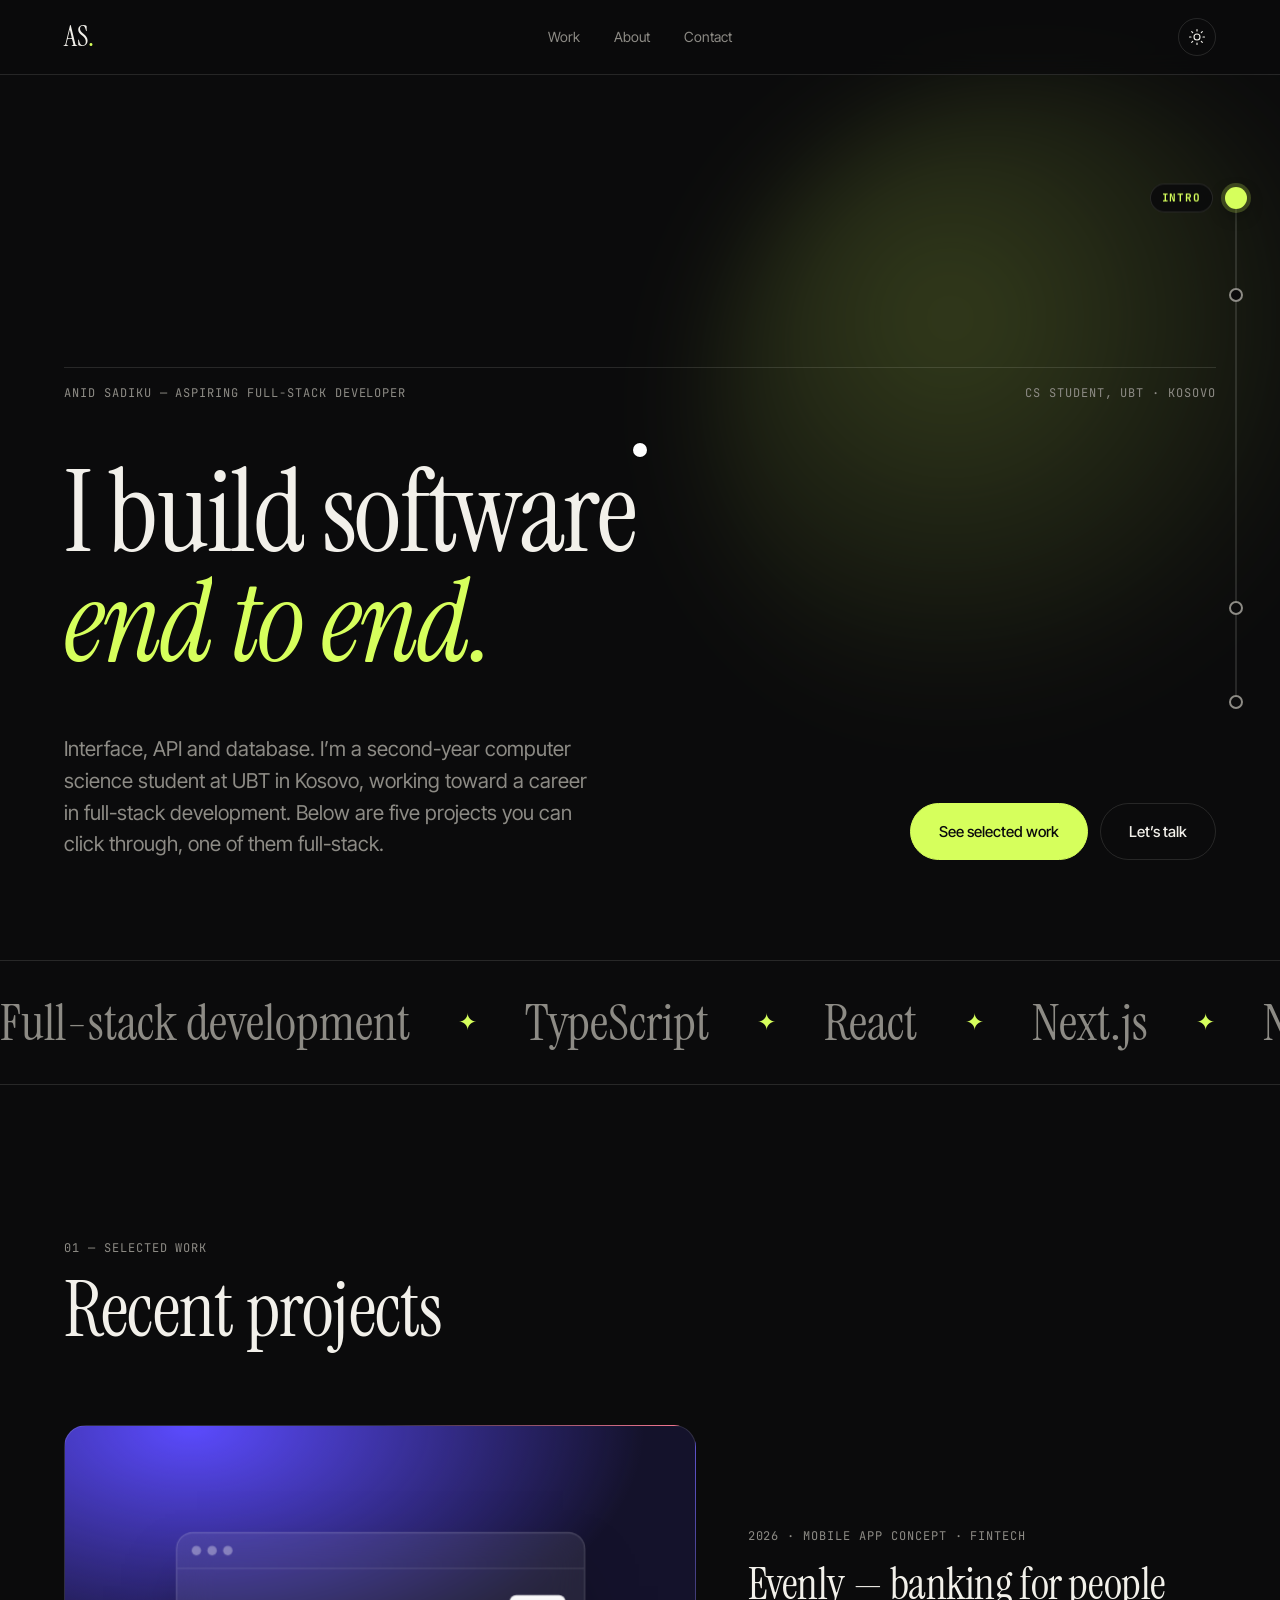
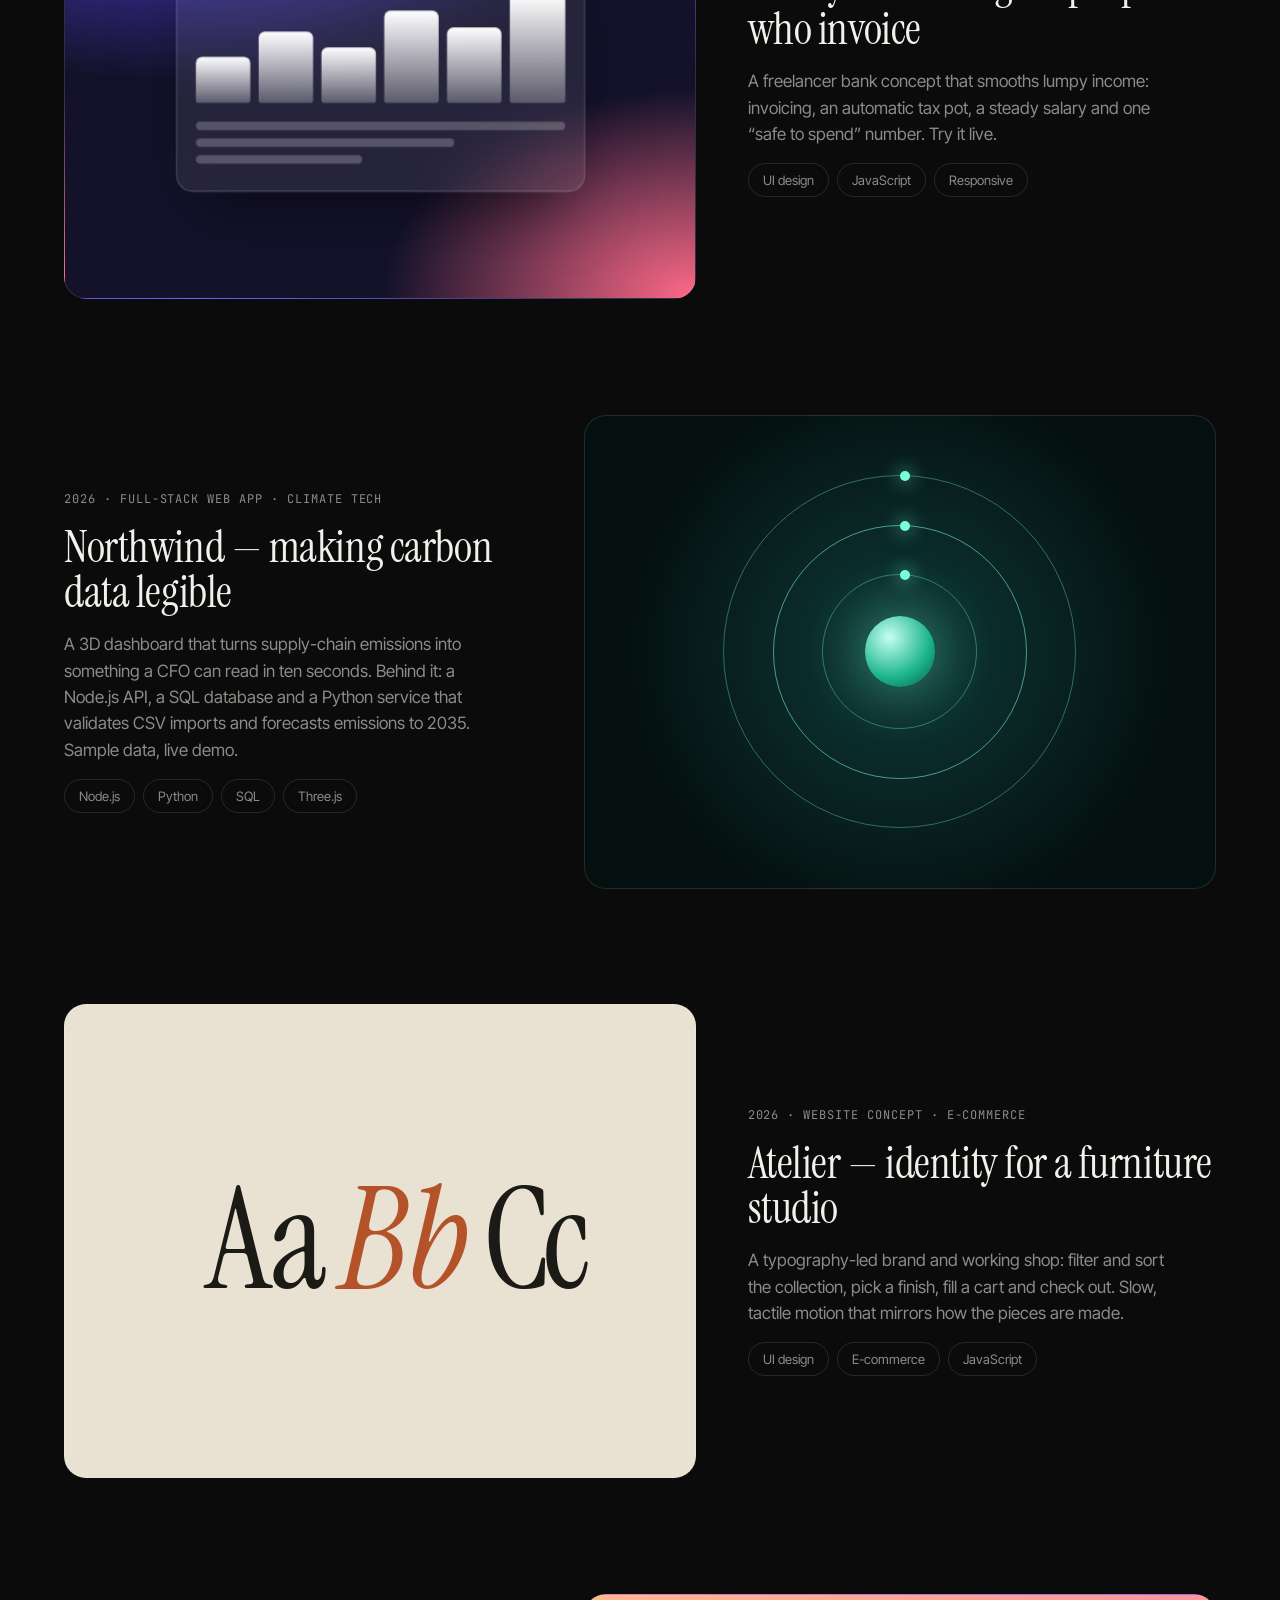
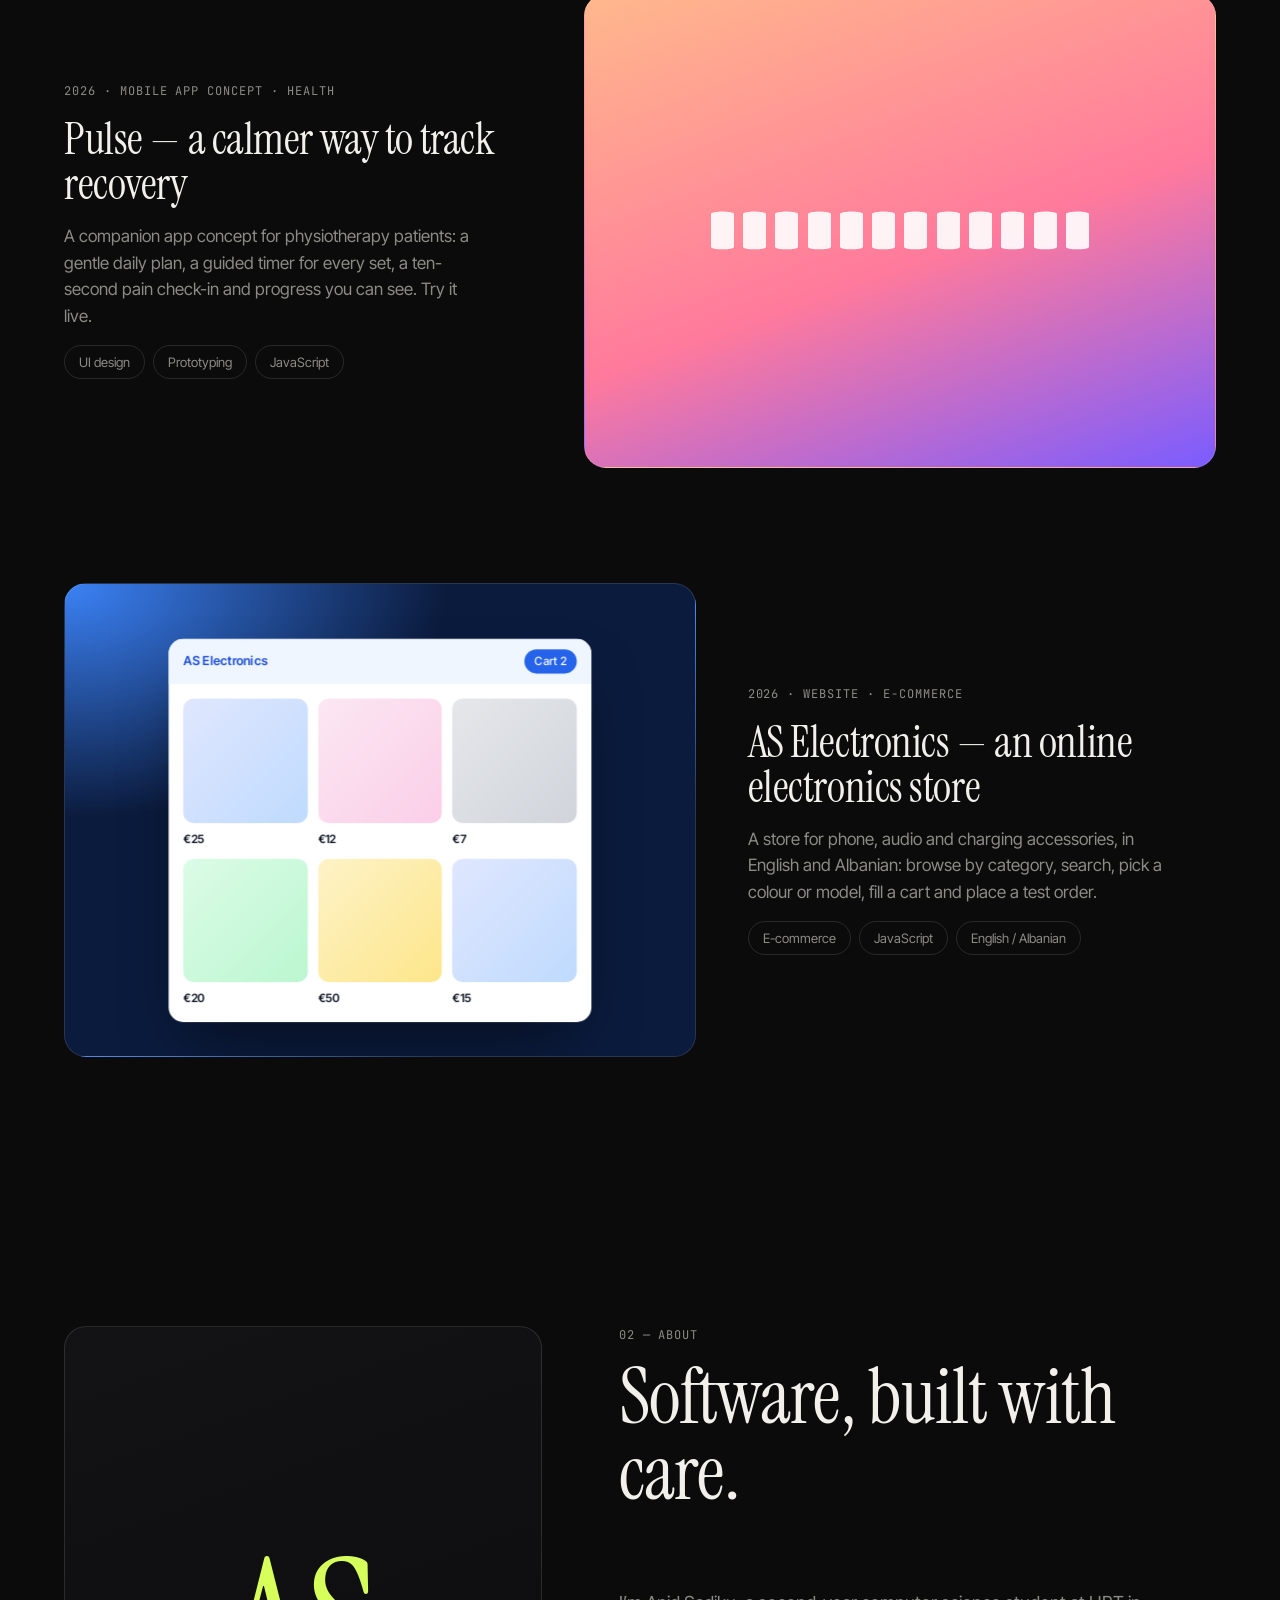
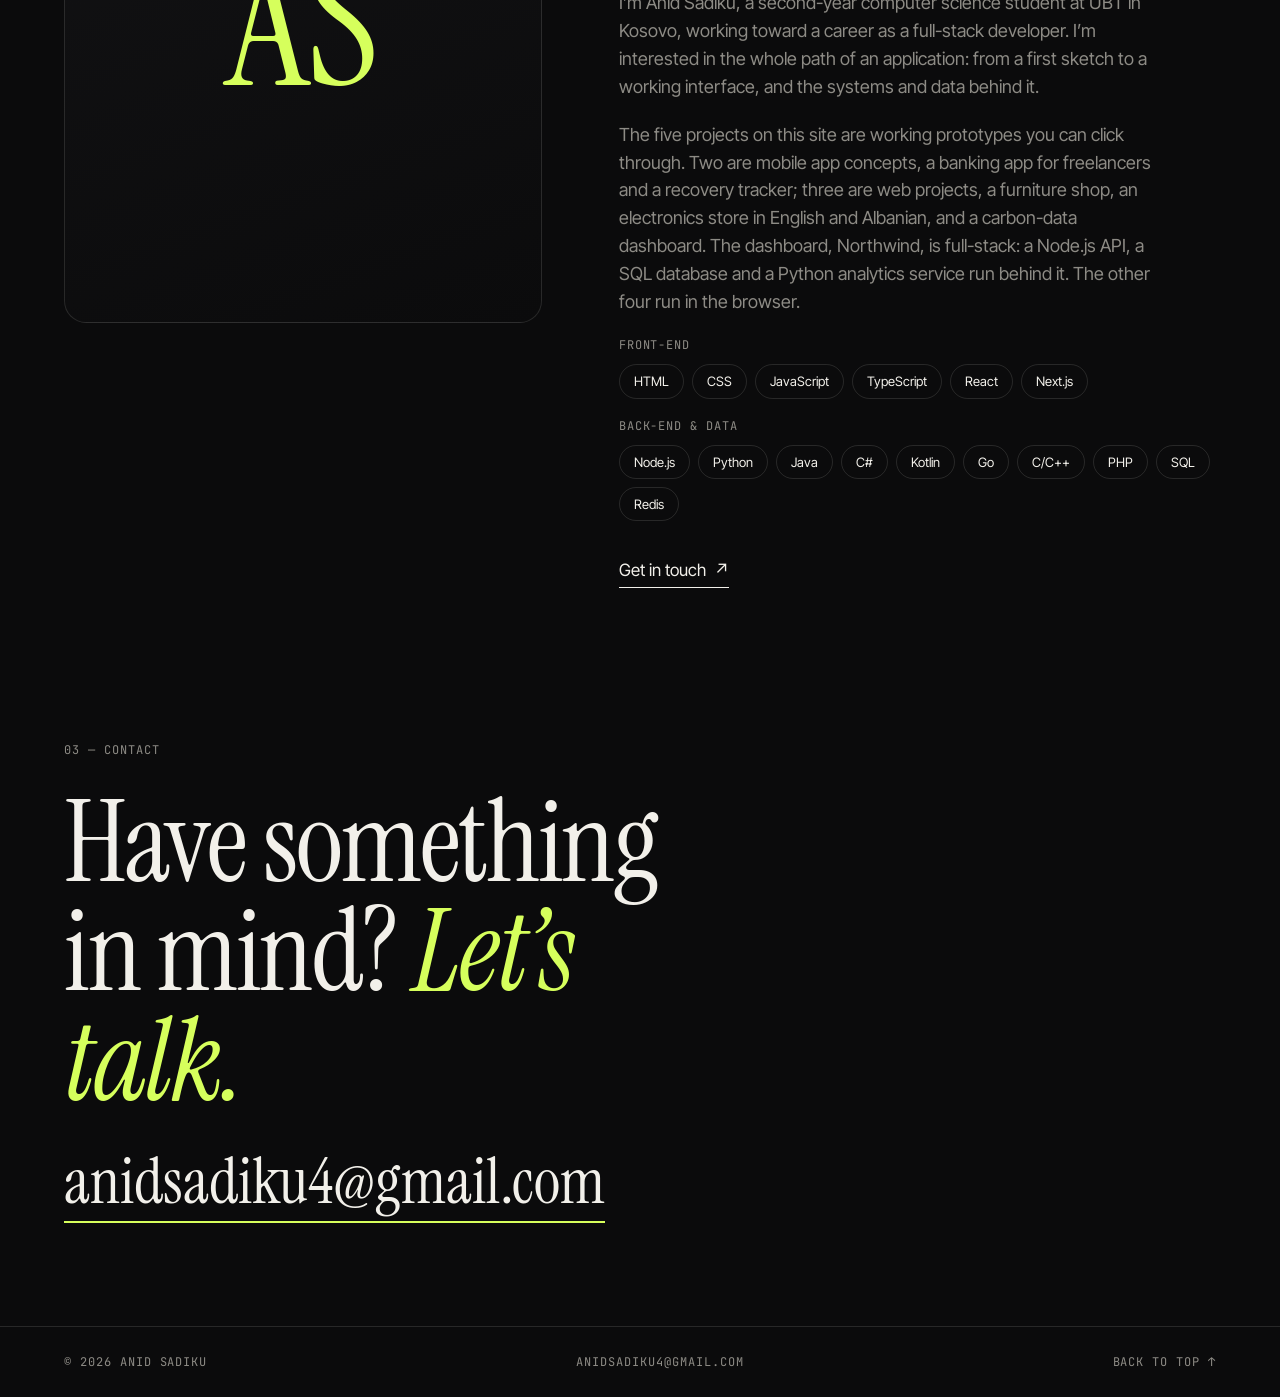
<file: index.html>
<!doctype html>
<html lang="en" data-theme="dark">
<head>
<meta charset="utf-8">
<meta name="viewport" content="width=device-width, initial-scale=1">
<title>Anid Sadiku — Aspiring Full-Stack Developer</title>
<meta name="description" content="Anid Sadiku is a second-year computer science student at UBT in Kosovo, working toward a career in full-stack development. Five interactive projects you can click through.">
<link rel="preconnect" href="https://fonts.googleapis.com">
<link rel="preconnect" href="https://fonts.gstatic.com" crossorigin>
<link href="https://fonts.googleapis.com/css2?family=Instrument+Serif:ital@0;1&family=Inter+Tight:wght@300;400;500;600&family=JetBrains+Mono:wght@400&display=swap" rel="stylesheet">
<link rel="stylesheet" href="style.css">
</head>
<body>

<div class="progress" aria-hidden="true"></div>
<div class="cursor" aria-hidden="true"><span></span></div>

<header class="nav">
  <a href="#top" class="logo" data-cursor>AS<span>.</span></a>
  <nav aria-label="Primary">
    <a href="#work" data-cursor>Work</a>
    <a href="#about" data-cursor>About</a>
    <a href="#contact" data-cursor>Contact</a>
  </nav>
  <div class="nav-right">
    <button class="theme-toggle" aria-label="Toggle theme" data-cursor>
      <svg viewBox="0 0 24 24" width="18" height="18" fill="none" stroke="currentColor" stroke-width="1.5" stroke-linecap="round"><circle cx="12" cy="12" r="4"/><path d="M12 2v2M12 20v2M4.9 4.9l1.4 1.4M17.7 17.7l1.4 1.4M2 12h2M20 12h2M4.9 19.1l1.4-1.4M17.7 6.3l1.4-1.4"/></svg>
    </button>
  </div>
</header>

<main id="top">

  <!-- HERO -->
  <section class="hero">
    <p class="eyebrow reveal"><span class="mono">Anid Sadiku — Aspiring full-stack developer</span><span class="mono">CS student, UBT · Kosovo</span></p>
    <h1 class="display split">I build software <em>end to end.</em></h1>
    <div class="hero-foot">
      <p class="lead reveal">Interface, API and database. I’m a second-year computer science student at UBT in Kosovo, working toward a career in full-stack development. Below are five projects you can click through, one of them full-stack.</p>
      <div class="cta reveal">
        <a href="#work" class="btn btn-solid magnetic" data-cursor><span>See selected work</span></a>
        <a href="#contact" class="btn btn-ghost magnetic" data-cursor><span>Let’s talk</span></a>
      </div>
    </div>
  </section>

  <div class="marquee" aria-hidden="true">
    <div class="track">
      <span>Full-stack development</span><span>TypeScript</span><span>React</span><span>Next.js</span><span>Node.js</span><span>Python</span><span>Java</span><span>C#</span><span>Kotlin</span><span>Go</span><span>PHP</span><span>SQL</span><span>Web development</span><span>App design</span><span>Interaction design</span><span>Data visualisation</span>
      <span>Full-stack development</span><span>TypeScript</span><span>React</span><span>Next.js</span><span>Node.js</span><span>Python</span><span>Java</span><span>C#</span><span>Kotlin</span><span>Go</span><span>PHP</span><span>SQL</span><span>Web development</span><span>App design</span><span>Interaction design</span><span>Data visualisation</span>
    </div>
  </div>

  <!-- WORK -->
  <section id="work" class="section">
    <div class="section-head reveal">
      <span class="mono">01 — Selected work</span>
      <h2 class="h2">Recent projects</h2>
    </div>

    <article class="project reveal" data-cursor-label="View">
      <a href="projects/evenly/index.html" class="art art-1" aria-label="Open the Evenly interactive demo">
        <div class="mock">
          <div class="mock-bar"><i></i><i></i><i></i></div>
          <div class="mock-body">
            <div class="chart"><b style="--h:40%"></b><b style="--h:62%"></b><b style="--h:48%"></b><b style="--h:80%"></b><b style="--h:66%"></b><b style="--h:94%"></b></div>
            <div class="lines"><u></u><u></u><u></u></div>
          </div>
        </div>
      </a>
      <div class="meta">
        <span class="mono">2026 · Mobile app concept · Fintech</span>
        <h3>Evenly — banking for people who invoice</h3>
        <p>A freelancer bank concept that smooths lumpy income: invoicing, an automatic tax pot, a steady salary and one “safe to spend” number. Try it live.</p>
        <ul class="tags"><li>UI design</li><li>JavaScript</li><li>Responsive</li></ul>
      </div>
    </article>

    <article class="project flip reveal" data-cursor-label="View">
      <a href="projects/northwind/index.html" class="art art-2" aria-label="Open the Northwind interactive demo">
        <div class="orbit"><i></i><i></i><i></i><span></span></div>
      </a>
      <div class="meta">
        <span class="mono">2026 · Full-stack web app · Climate tech</span>
        <h3>Northwind — making carbon data legible</h3>
        <p>A 3D dashboard that turns supply-chain emissions into something a CFO can read in ten seconds. Behind it: a Node.js API, a SQL database and a Python service that validates CSV imports and forecasts emissions to 2035. Sample data, live demo.</p>
        <ul class="tags"><li>Node.js</li><li>Python</li><li>SQL</li><li>Three.js</li></ul>
      </div>
    </article>

    <article class="project reveal" data-cursor-label="View">
      <a href="projects/atelier/index.html" class="art art-3" aria-label="Open the Atelier interactive demo">
        <div class="type-art"><span>Aa</span><span>Bb</span><span>Cc</span></div>
      </a>
      <div class="meta">
        <span class="mono">2026 · Website concept · E-commerce</span>
        <h3>Atelier — identity for a furniture studio</h3>
        <p>A typography-led brand and working shop: filter and sort the collection, pick a finish, fill a cart and check out. Slow, tactile motion that mirrors how the pieces are made.</p>
        <ul class="tags"><li>UI design</li><li>E-commerce</li><li>JavaScript</li></ul>
      </div>
    </article>

    <article class="project flip reveal" data-cursor-label="View">
      <a href="projects/pulse/index.html" class="art art-4" aria-label="Open the Pulse interactive demo">
        <div class="wave"><i></i><i></i><i></i><i></i><i></i><i></i><i></i><i></i><i></i><i></i><i></i><i></i></div>
      </a>
      <div class="meta">
        <span class="mono">2026 · Mobile app concept · Health</span>
        <h3>Pulse — a calmer way to track recovery</h3>
        <p>A companion app concept for physiotherapy patients: a gentle daily plan, a guided timer for every set, a ten-second pain check-in and progress you can see. Try it live.</p>
        <ul class="tags"><li>UI design</li><li>Prototyping</li><li>JavaScript</li></ul>
      </div>
    </article>

    <article class="project reveal" data-cursor-label="View">
      <a href="projects/as-electronics/index.html" class="art art-5" aria-label="Open the AS Electronics interactive demo">
        <div class="shop">
          <div class="shop-bar"><b>AS Electronics</b><u>Cart 2</u></div>
          <div class="shop-grid">
            <span><i></i><em>€25</em></span><span><i></i><em>€12</em></span><span><i></i><em>€7</em></span>
            <span><i></i><em>€20</em></span><span><i></i><em>€50</em></span><span><i></i><em>€15</em></span>
          </div>
        </div>
      </a>
      <div class="meta">
        <span class="mono">2026 · Website · E-commerce</span>
        <h3>AS Electronics — an online electronics store</h3>
        <p>A store for phone, audio and charging accessories, in English and Albanian: browse by category, search, pick a colour or model, fill a cart and place a test order.</p>
        <ul class="tags"><li>E-commerce</li><li>JavaScript</li><li>English / Albanian</li></ul>
      </div>
    </article>
  </section>

  <!-- ABOUT -->
  <section id="about" class="section about">
    <div class="portrait reveal" aria-hidden="true">
      <div class="monogram">AS</div>
    </div>
    <div class="about-copy">
      <div class="section-head reveal">
        <span class="mono">02 — About</span>
        <h2 class="h2">Software, built with care.</h2>
      </div>
      <p class="reveal">I’m Anid Sadiku, a second-year computer science student at UBT in Kosovo, working toward a career as a full-stack developer. I’m interested in the whole path of an application: from a first sketch to a working interface, and the systems and data behind it.</p>
      <p class="reveal">The five projects on this site are working prototypes you can click through. Two are mobile app concepts, a banking app for freelancers and a recovery tracker; three are web projects, a furniture shop, an electronics store in English and Albanian, and a carbon-data dashboard. The dashboard, Northwind, is full-stack: a Node.js API, a SQL database and a Python analytics service run behind it. The other four run in the browser.</p>
      <div class="stack reveal" aria-label="Technologies">
        <div><span class="mono">Front-end</span><ul class="tags"><li>HTML</li><li>CSS</li><li>JavaScript</li><li>TypeScript</li><li>React</li><li>Next.js</li></ul></div>
        <div><span class="mono">Back-end &amp; data</span><ul class="tags"><li>Node.js</li><li>Python</li><li>Java</li><li>C#</li><li>Kotlin</li><li>Go</li><li>C/C++</li><li>PHP</li><li>SQL</li><li>Redis</li></ul></div>
      </div>
      <a href="mailto:anidsadiku4@gmail.com" class="link reveal" data-cursor>Get in touch <span>↗</span></a>
    </div>
  </section>

  <!-- CONTACT -->
  <section id="contact" class="section contact">
    <span class="mono reveal">03 — Contact</span>
    <h2 class="display reveal">Have something in mind? <em>Let’s talk.</em></h2>
    <a href="mailto:anidsadiku4@gmail.com" class="mail magnetic reveal" data-cursor>anidsadiku4@gmail.com</a>
  </section>

</main>

<footer class="footer">
  <span class="mono">© <span class="year">2026</span> Anid Sadiku</span>
  <a href="mailto:anidsadiku4@gmail.com" class="mono" data-cursor>anidsadiku4@gmail.com</a>
  <a href="#top" class="mono" data-cursor>Back to top ↑</a>
</footer>

<!-- page slider: drag the dot to scrub down the page; the circles are the sections -->
<div class="pg" id="pg" aria-label="Page position">
  <span class="pg-rail"><i class="pg-fill"></i></span>
  <button type="button" class="pg-stop" data-to="top" aria-label="Go to the intro" data-cursor><span>Intro</span></button>
  <button type="button" class="pg-stop" data-to="#work" aria-label="Go to the work section" data-cursor><span>Work</span></button>
  <button type="button" class="pg-stop" data-to="#about" aria-label="Go to the about section" data-cursor><span>About</span></button>
  <button type="button" class="pg-stop" data-to="#contact" aria-label="Go to the contact section" data-cursor><span>Contact</span></button>
  <div class="pg-thumb" role="slider" tabindex="0" aria-label="Scroll the page" aria-orientation="vertical" aria-valuemin="0" aria-valuemax="100" aria-valuenow="0" data-cursor><b class="pg-label"></b></div>
</div>

<script src="script.js"></script>
</body>
</html>
</file>
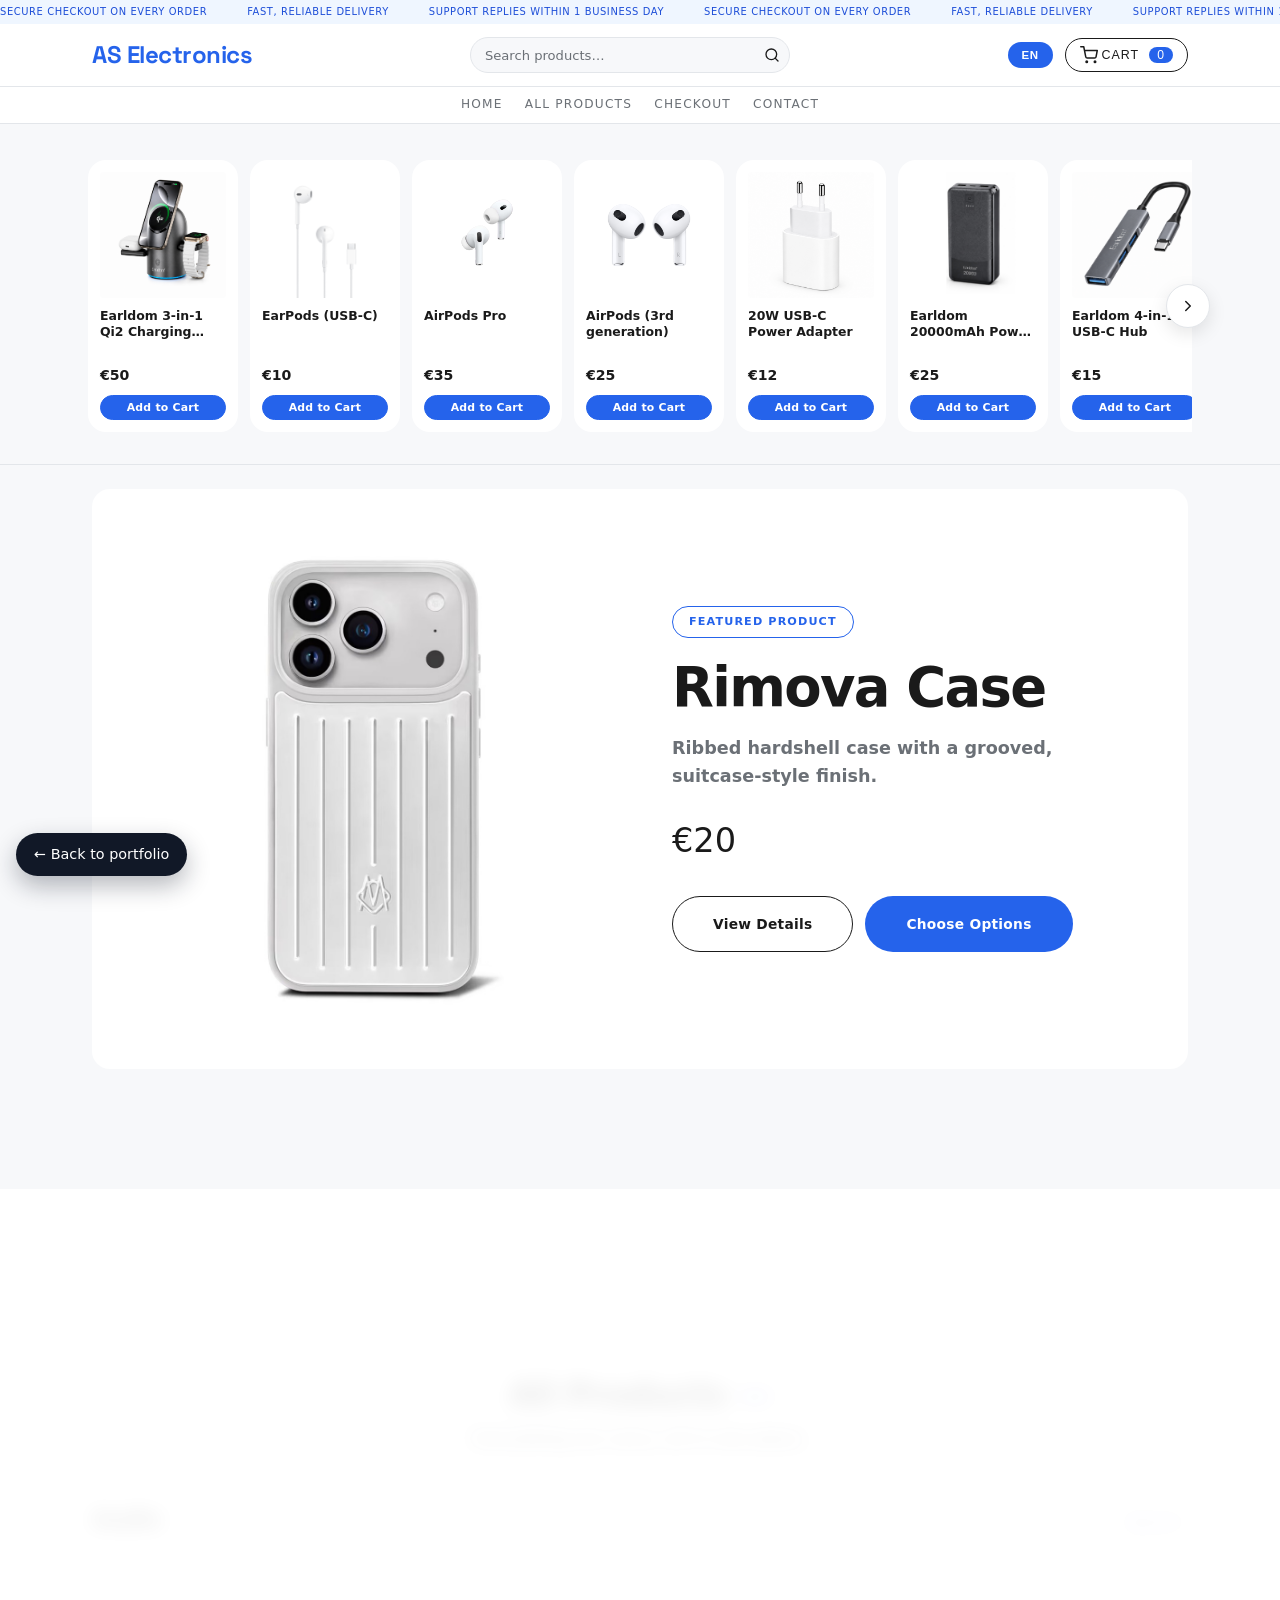
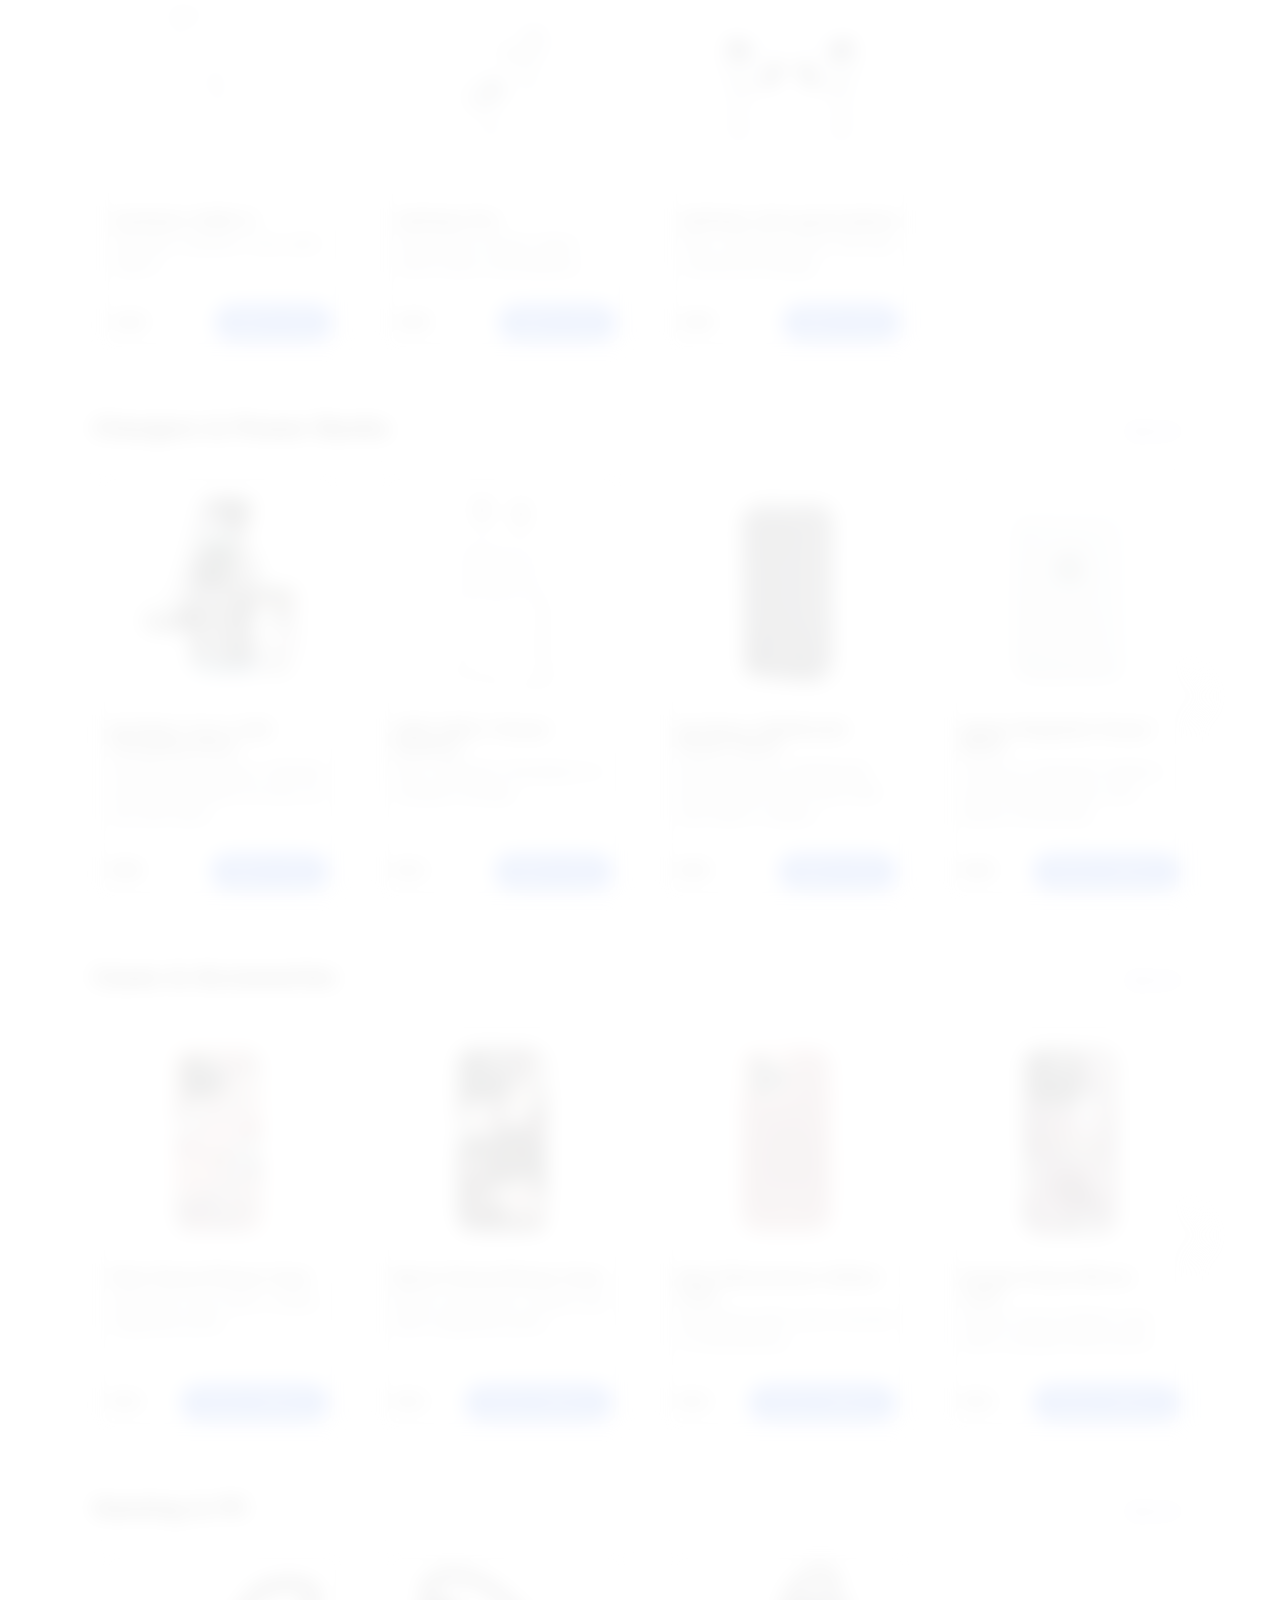
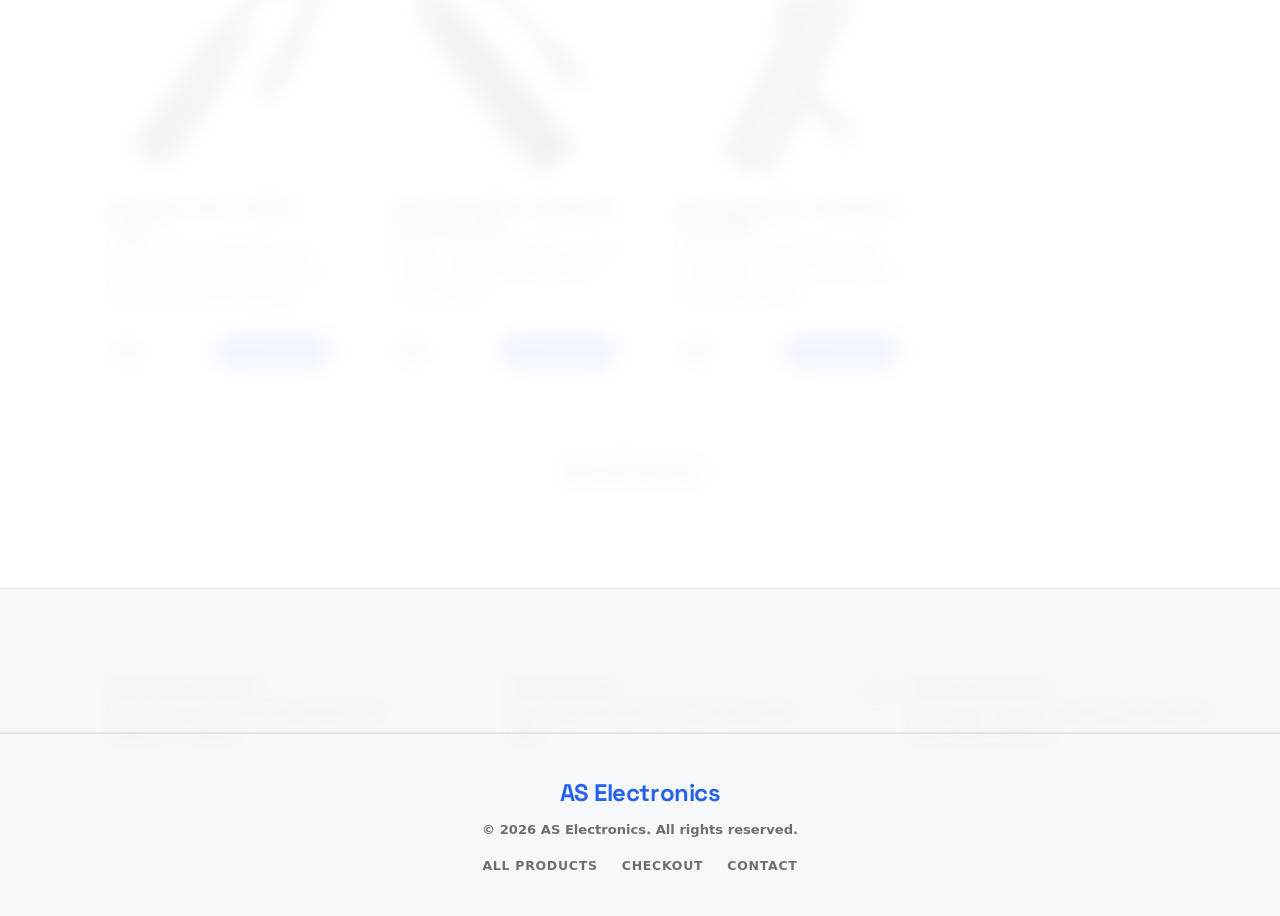
<file: projects/as-electronics/index.html>
<!DOCTYPE html>
<html lang="en">
<head>
  <meta charset="UTF-8">
  <meta name="viewport" content="width=device-width, initial-scale=1.0">
  <title>AS Electronics — Phones, Audio, Smart Home & More</title>
  <meta name="description" content="AS Electronics — carefully selected phones, audio, wearables, chargers, cases, car accessories, gaming and smart home gear. Fast delivery, secure checkout.">
  <link rel="preconnect" href="https://fonts.googleapis.com">
  <link rel="preconnect" href="https://fonts.gstatic.com" crossorigin>
  <link href="https://fonts.googleapis.com/css2?family=Fraunces:ital,wght@0,500;0,600;1,500&family=Inter:wght@400;500;600;700&family=Space+Grotesk:wght@700&display=swap" rel="stylesheet">
  <link rel="stylesheet" href="assets/styles.css">
</head>
<body>

  <div class="promo-ticker">
    <div class="promo-ticker-track">
      <span data-i18n="ticker_1">Secure checkout on every order</span>
      <span data-i18n="ticker_2">Fast, reliable delivery</span>
      <span data-i18n="ticker_3">Support replies within 1 business day</span>
      <span data-i18n="ticker_1">Secure checkout on every order</span>
      <span data-i18n="ticker_2">Fast, reliable delivery</span>
      <span data-i18n="ticker_3">Support replies within 1 business day</span>
    </div>
  </div>

  <header class="site-header">
    <div class="container header-top">
      <a href="index.html" class="logo">AS Electronics</a>

      <form class="header-search" id="header-search" role="search">
        <input type="search" name="q" data-i18n-placeholder="search_placeholder" placeholder="Search products…">
        <button type="submit" aria-label="Search"><svg width="16" height="16" viewBox="0 0 24 24" fill="none" stroke="currentColor" stroke-width="2" stroke-linecap="round" stroke-linejoin="round" aria-hidden="true"><circle cx="11" cy="11" r="8"></circle><line x1="21" y1="21" x2="16.65" y2="16.65"></line></svg></button>
      </form>

      <div class="header-actions">
        <button class="search-toggle" id="search-toggle" type="button" aria-label="Toggle search" aria-expanded="false">
          <svg width="18" height="18" viewBox="0 0 24 24" fill="none" stroke="currentColor" stroke-width="2" stroke-linecap="round" stroke-linejoin="round" aria-hidden="true"><circle cx="11" cy="11" r="8"></circle><line x1="21" y1="21" x2="16.65" y2="16.65"></line></svg>
        </button>
        <button class="lang-toggle" id="lang-toggle" type="button">EN</button>
        <button class="cart-btn" id="cart-btn" aria-label="Go to checkout">
          <svg width="18" height="18" viewBox="0 0 24 24" fill="none" stroke="currentColor" stroke-width="2" stroke-linecap="round" stroke-linejoin="round" aria-hidden="true"><circle cx="9" cy="21" r="1"></circle><circle cx="20" cy="21" r="1"></circle><path d="M1 1h4l2.68 13.39a2 2 0 0 0 2 1.61h9.72a2 2 0 0 0 2-1.61L23 6H6"></path></svg>
          <span class="cart-label-text" data-i18n="cart_label">Cart</span> <span class="cart-count" id="cart-count">0</span>
        </button>
        <button class="nav-toggle" id="nav-toggle" aria-label="Toggle menu" aria-expanded="false">
          <span></span><span></span><span></span>
        </button>
      </div>
    </div>

    <nav class="main-nav" id="main-nav">
      <div class="main-nav-inner container">
        <span class="nav-menu-label" data-i18n="nav_menu_label">Menu</span>
        <a href="index.html" data-i18n="nav_home">Home</a>
        <div class="nav-item-dropdown">
          <a href="products.html" data-i18n="nav_all_products">All Products</a>
          <button class="nav-dropdown-toggle" type="button" aria-label="Toggle category list" aria-expanded="false">
            <svg width="12" height="12" viewBox="0 0 24 24" fill="none" stroke="currentColor" stroke-width="2" stroke-linecap="round" stroke-linejoin="round" aria-hidden="true"><polyline points="6 9 12 15 18 9"></polyline></svg>
          </button>
          <div class="nav-dropdown" id="nav-categories-menu"></div>
        </div>
        <a href="checkout.html" data-i18n="nav_checkout">Checkout</a>
        <a href="contact.html" data-i18n="nav_contact">Contact</a>
        <p class="nav-tagline">AS Electronics</p>
      </div>
    </nav>
  </header>

  <main>

    <section class="categories-section top-products">
      <div class="container">
        <div class="carousel">
          <div class="carousel-track" id="top-products"></div>
        </div>
      </div>
    </section>

    <section class="hero">
      <div class="container">
        <div class="hero-banner" id="hero-banner"></div>
      </div>
    </section>

    <section class="product-section alt">
      <div class="container">
        <div class="section-head">
          <h2 data-i18n="all_products_heading">All Products</h2>
          <p data-i18n="featured_sub">Everything we carry, all in one place.</p>
        </div>
        <div id="product-rows"></div>
        <div class="section-cta">
          <a href="products.html" class="btn btn-ghost" data-i18n="view_all_products">View All Products →</a>
        </div>
      </div>
    </section>

    <section class="pillars">
      <div class="container pillars-inner">
        <div class="pillar">
          <span class="pillar-icon">✓</span>
          <div><strong data-i18n="pillar1_title">Carefully Selected</strong><p data-i18n="pillar1_desc">Every product is chosen and tested before it's listed.</p></div>
        </div>
        <div class="pillar">
          <span class="pillar-icon">⚡</span>
          <div><strong data-i18n="pillar2_title">Fast Delivery</strong><p data-i18n="pillar2_desc">Orders shipped quickly, right to your door.</p></div>
        </div>
        <div class="pillar">
          <span class="pillar-icon">🔒</span>
          <div><strong data-i18n="pillar3_title">Secure Checkout</strong><p data-i18n="pillar3_desc">Encrypted payments and a clear, three-step order process.</p></div>
        </div>
      </div>
    </section>

  </main>

  <footer class="site-footer">
    <div class="container footer-inner">
      <div>
        <a href="index.html" class="logo">AS Electronics</a>
        <p>© <span id="year"></span> AS Electronics. <span data-i18n="footer_rights">All rights reserved.</span></p>
      </div>
      <div class="footer-links">
        <a href="products.html" data-i18n="nav_all_products">All Products</a>
        <a href="checkout.html" data-i18n="nav_checkout">Checkout</a>
        <a href="contact.html" data-i18n="nav_contact">Contact</a>
      </div>
    </div>
  </footer>

  <script src="assets/products-data.js"></script>
  <script src="assets/i18n.js"></script>
  <script src="assets/store.js"></script>
  <script>
    function renderHeroBanner(elementId, product) {
      const el = document.getElementById(elementId);
      el.innerHTML = `
        <div class="hero-banner-media"${thumbStyle(product)}>${product.image ? "" : product.icon}</div>
        <div class="hero-banner-content">
          <span class="spotlight-badge">${product.originalPrice ? t("spotlight_badge") : t("featured_badge")}</span>
          <h1>${localizedName(product)}</h1>
          <p class="spotlight-desc">${localizedDesc(product)}</p>
          <span class="price price-large">${formatEuro(product.price)}${product.originalPrice ? ` <span class="price-original">${formatEuro(product.originalPrice)}</span>` : ""}</span>
          <div class="hero-banner-ctas">
            <a href="product.html?slug=${product.slug}" class="btn btn-ghost hero-banner-cta">${t("view_details")}</a>
            ${product.variants
              ? `<a href="product.html?slug=${product.slug}" class="btn btn-primary hero-banner-cta">${t("choose_options")}</a>`
              : `<button class="btn btn-primary hero-banner-cta add-btn" data-slug="${product.slug}" type="button">${t("add_to_cart")}</button>`}
          </div>
        </div>
      `;
      wireAddButtons(el);

      el.addEventListener("click", (event) => {
        if (event.target.closest(".hero-banner-ctas")) return;
        window.location.href = `product.html?slug=${product.slug}`;
      });
    }

    const dealProduct = getProductBySlug("rimova-case");
    renderHeroBanner("hero-banner", dealProduct);

    const topProducts = document.getElementById("top-products");
    topProducts.innerHTML = PRODUCTS.map(productCardHtml).join("");
    wireAddButtons(topProducts);

    // One horizontally scrolling row per category that has products.
    const productRows = document.getElementById("product-rows");
    productRows.innerHTML = CATEGORIES
      .map((cat) => ({ cat, items: PRODUCTS.filter((p) => p.category === cat.slug) }))
      .filter(({ items }) => items.length > 0)
      .map(({ cat, items }) => `
        <div class="product-row">
          <div class="product-row-head">
            <h3>${localizedCategoryName(cat)}</h3>
            <a href="products.html?cat=${cat.slug}">${t("see_all")}</a>
          </div>
          <div class="carousel">
            <div class="carousel-track">${items.map(productCardHtml).join("")}</div>
          </div>
        </div>
      `).join("");
    wireAddButtons(productRows);

    // Carousels: add prev/next arrows that page through the track, hiding each at its end.
    const chevron = (d) => `<svg width="18" height="18" viewBox="0 0 24 24" fill="none" stroke="currentColor" stroke-width="2" stroke-linecap="round" stroke-linejoin="round" aria-hidden="true"><path d="${d}"/></svg>`;
    document.querySelectorAll(".carousel").forEach((carousel) => {
      const track = carousel.querySelector(".carousel-track");
      carousel.insertAdjacentHTML("beforeend", `
        <button type="button" class="carousel-btn carousel-prev" aria-label="Previous">${chevron("M15 18l-6-6 6-6")}</button>
        <button type="button" class="carousel-btn carousel-next" aria-label="Next">${chevron("M9 18l6-6-6-6")}</button>
      `);
      const prev = carousel.querySelector(".carousel-prev");
      const next = carousel.querySelector(".carousel-next");
      const page = (dir) => track.scrollBy({ left: dir * track.clientWidth * 0.8 });
      prev.addEventListener("click", () => page(-1));
      next.addEventListener("click", () => page(1));
      const updateArrows = () => {
        prev.classList.toggle("is-hidden", track.scrollLeft <= 4);
        next.classList.toggle("is-hidden", track.scrollLeft + track.clientWidth >= track.scrollWidth - 4);
      };
      track.addEventListener("scroll", updateArrows, { passive: true });
      window.addEventListener("resize", updateArrows);
      updateArrows();
    });

    // "Back to top" pill that appears once the visitor has scrolled a screen down.
    document.body.insertAdjacentHTML("beforeend", `
      <button type="button" class="back-to-top" id="back-to-top">${chevron("M18 15l-6-6-6 6")}${t("back_to_top")}</button>
    `);
    const backToTop = document.getElementById("back-to-top");
    backToTop.addEventListener("click", () => window.scrollTo({ top: 0, behavior: "smooth" }));
    const updateBackToTop = () => backToTop.classList.toggle("visible", window.scrollY > window.innerHeight);
    window.addEventListener("scroll", updateBackToTop, { passive: true });
    updateBackToTop();

    // Scroll-linked reveal: each block fades, un-blurs and rises as it enters the viewport.
    if (!window.matchMedia("(prefers-reduced-motion: reduce)").matches) {
      const revealEls = document.querySelectorAll("main .section-head, main .carousel, .product-row-head, .section-cta, .pillar");
      revealEls.forEach((el) => el.classList.add("scroll-reveal"));

      let ticking = false;
      const updateReveal = () => {
        const vh = window.innerHeight;
        revealEls.forEach((el) => {
          // 0 while the element's top is below the viewport, 1 once it has risen 35% of the screen
          const progress = Math.min(1, Math.max(0, (vh - el.getBoundingClientRect().top) / (vh * 0.35)));
          el.style.setProperty("--reveal", progress.toFixed(3));
        });
        ticking = false;
      };
      window.addEventListener("scroll", () => {
        if (!ticking) { ticking = true; requestAnimationFrame(updateReveal); }
      }, { passive: true });
      window.addEventListener("resize", updateReveal);
      updateReveal();
    }
  </script>
</body>
</html>
</file>
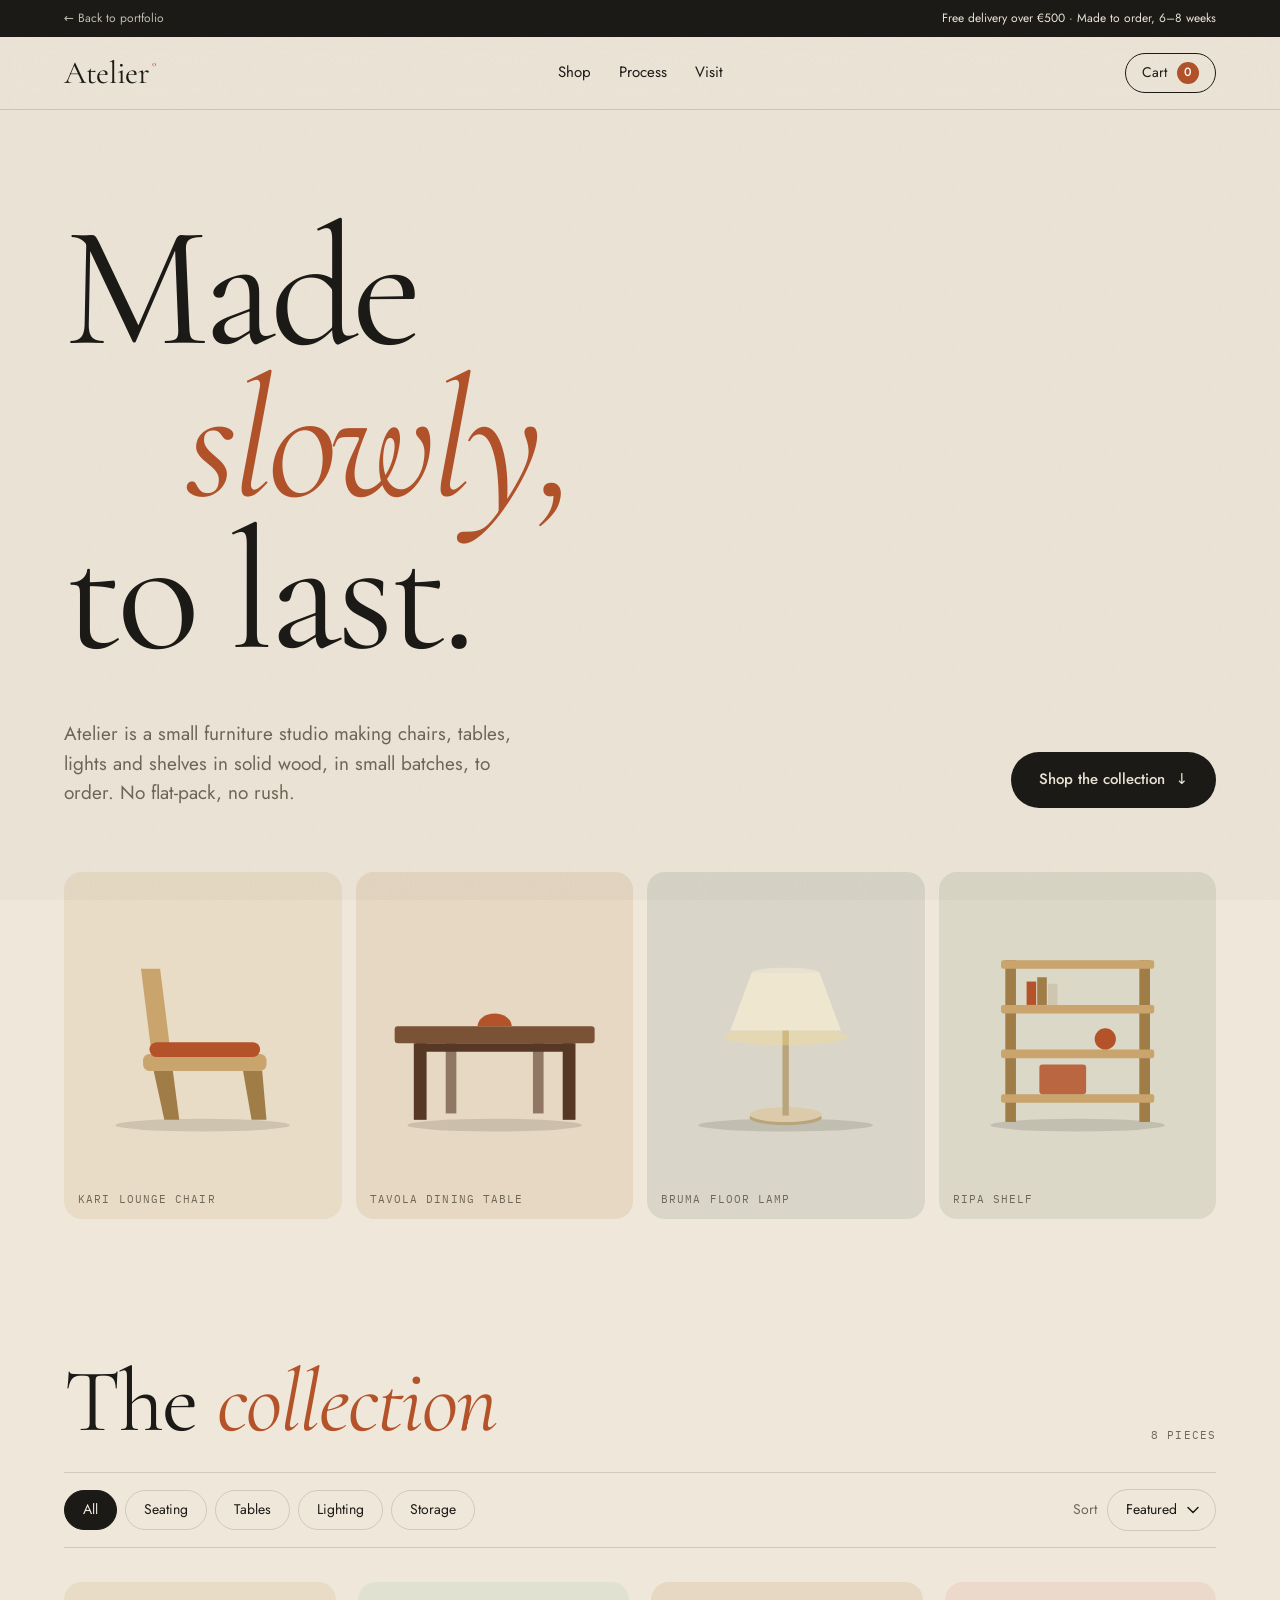
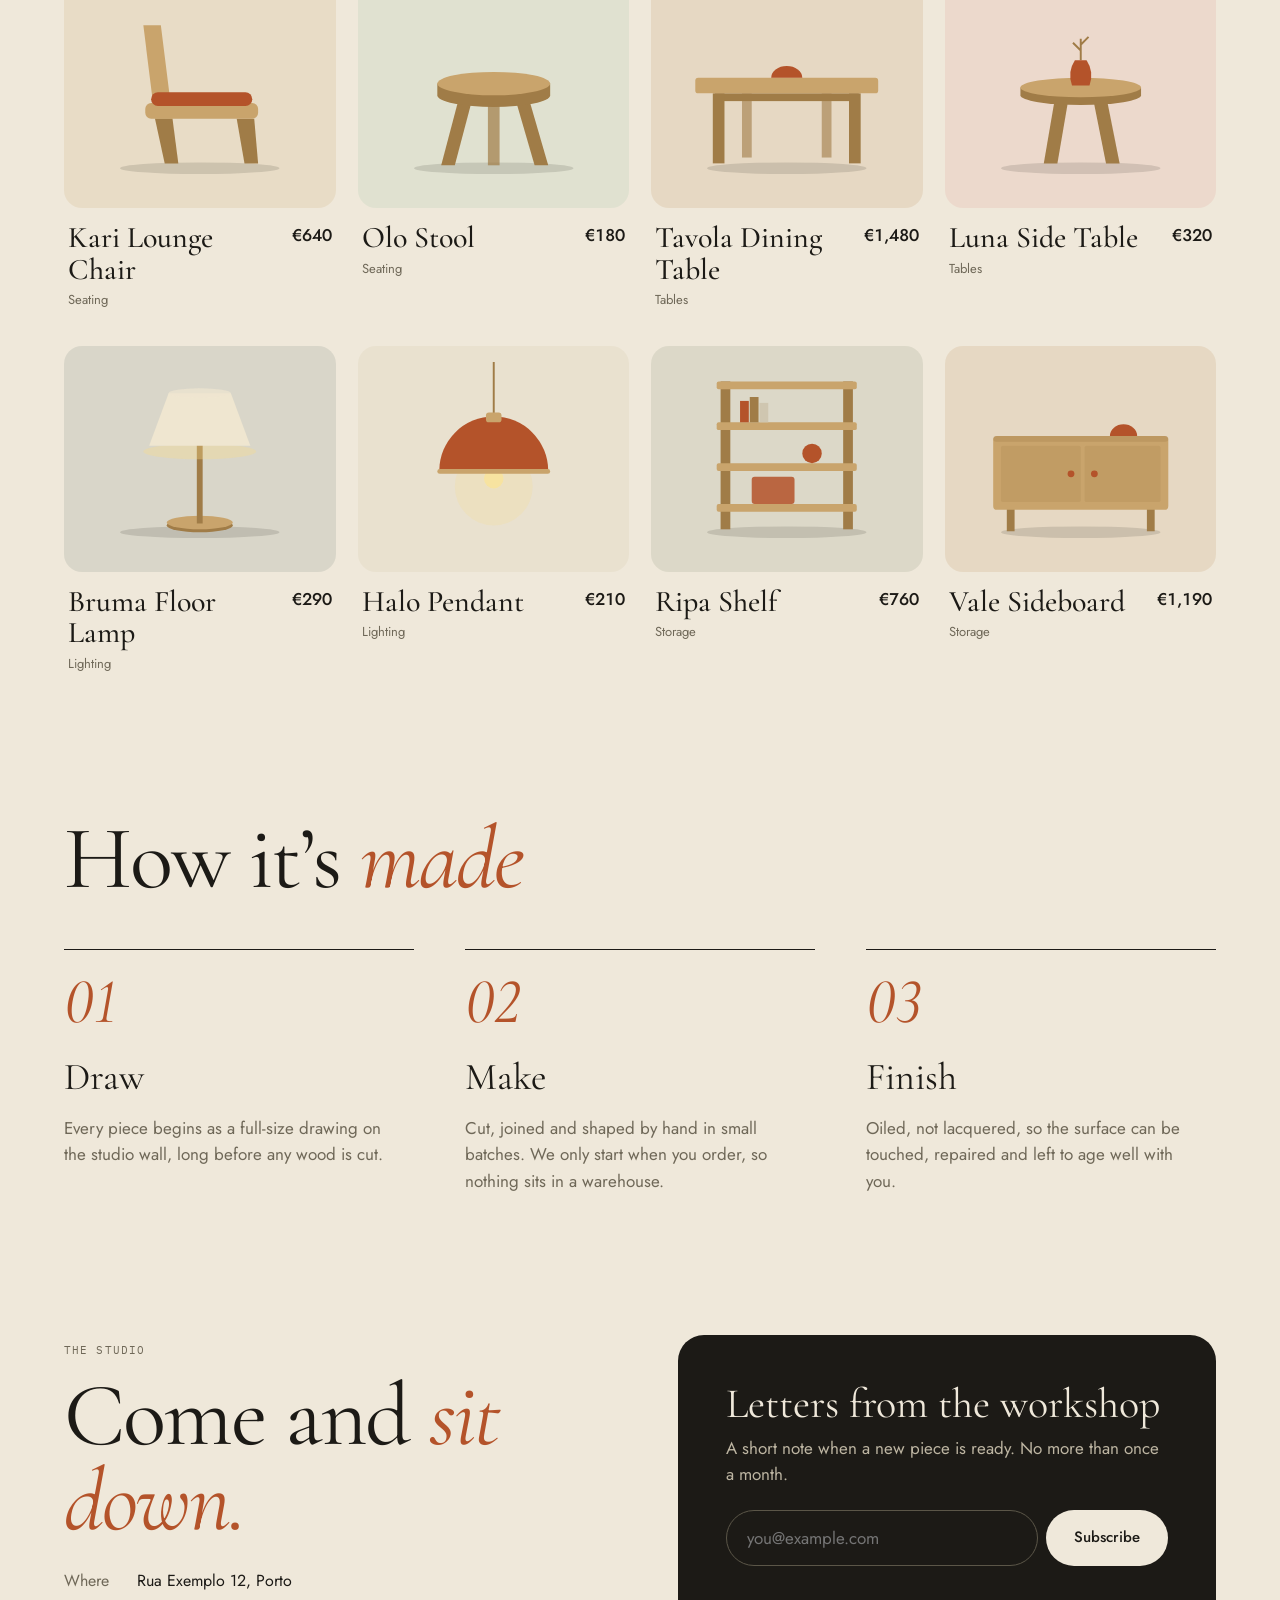
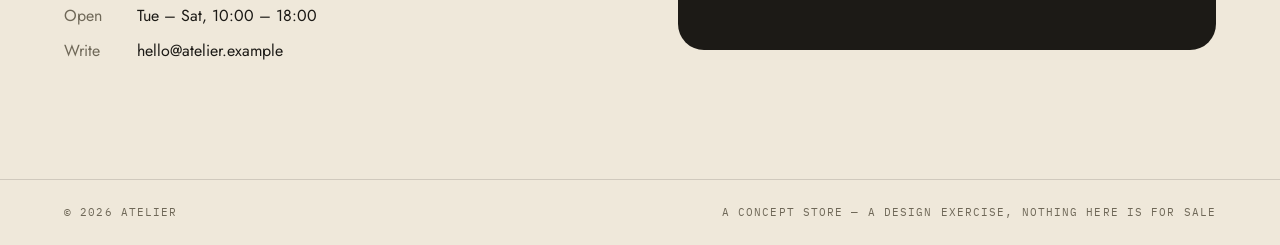
<file: projects/atelier/index.html>
<!doctype html>
<html lang="en">
<head>
<meta charset="utf-8">
<meta name="viewport" content="width=device-width, initial-scale=1">
<title>Atelier — Furniture, made slowly (concept)</title>
<link rel="preconnect" href="https://fonts.googleapis.com">
<link rel="preconnect" href="https://fonts.gstatic.com" crossorigin>
<link href="https://fonts.googleapis.com/css2?family=Cormorant+Garamond:ital,wght@0,400;0,500;0,600;1,400;1,500&family=Jost:wght@300;400;500;600&family=IBM+Plex+Mono:wght@400&display=swap" rel="stylesheet">
<script>document.documentElement.classList.add('js')</script>
<style>
:root{
  --bg:#efe8da; --bg2:#e6ddca; --ink:#1c1a16; --muted:#6f6858; --line:rgba(28,26,22,.15); --acc:#b4532a;
  --serif:"Cormorant Garamond",Georgia,"Times New Roman",serif; --sans:"Jost",system-ui,-apple-system,"Segoe UI",sans-serif; --mono:"IBM Plex Mono",ui-monospace,Consolas,monospace;
  --ease:cubic-bezier(.2,.7,.2,1); --pad:clamp(20px,5vw,72px);
}
*{box-sizing:border-box;margin:0;padding:0}
html{scroll-behavior:smooth;-webkit-text-size-adjust:100%}
body{background:var(--bg);color:var(--ink);font:17px/1.55 var(--sans);font-variant-numeric:lining-nums;-webkit-font-smoothing:antialiased;overflow-x:clip}
body.lock{overflow:hidden}
body::before{content:"";position:fixed;inset:0;pointer-events:none;z-index:100;opacity:.07;mix-blend-mode:multiply;
  background-image:url("data:image/svg+xml;utf8,<svg xmlns='http://www.w3.org/2000/svg' width='160' height='160'><filter id='n'><feTurbulence type='fractalNoise' baseFrequency='.8' numOctaves='2' stitchTiles='stitch'/><feColorMatrix values='0 0 0 0 0  0 0 0 0 0  0 0 0 0 0  0 0 0 .6 0'/></filter><rect width='100%' height='100%' filter='url(%23n)'/></svg>")}
button{font:inherit;color:inherit;background:none;border:0;cursor:pointer}
a{color:inherit}
em{font-family:var(--serif);font-style:italic;font-weight:400;color:var(--acc)}
.mono{font-family:var(--mono);font-size:11px;letter-spacing:.1em;text-transform:uppercase;color:var(--muted)}
:focus-visible{outline:2px solid var(--acc);outline-offset:3px}

.ann{display:flex;justify-content:space-between;gap:16px;padding:9px var(--pad);background:var(--ink);color:#efe8da;font-size:12px}
.ann a{text-decoration:none;opacity:.8}.ann a:hover{opacity:1}
.nav{position:sticky;top:0;z-index:50;display:grid;grid-template-columns:1fr auto 1fr;align-items:center;padding:16px var(--pad);background:rgba(239,232,218,.88);backdrop-filter:blur(12px);border-bottom:1px solid var(--line)}
.logo{font-family:var(--serif);font-size:32px;line-height:1;text-decoration:none;letter-spacing:-.01em}
.logo sup{font-size:.4em;color:var(--acc);margin-left:2px}
.nav nav{display:flex;gap:28px;font-size:15px}
.nav nav a{text-decoration:none;position:relative;padding:4px 0}
.nav nav a::after{content:"";position:absolute;left:0;right:0;bottom:0;height:1px;background:var(--ink);transform:scaleX(0);transform-origin:left;transition:transform .4s var(--ease)}
.nav nav a:hover::after{transform:scaleX(1)}
.cartbtn{justify-self:end;display:flex;align-items:center;gap:10px;border:1px solid var(--ink);border-radius:99px;padding:8px 16px;font-size:14px;transition:background .25s,color .25s}
.cartbtn:hover{background:var(--ink);color:var(--bg)}
.cartbtn b{display:grid;place-items:center;min-width:22px;height:22px;border-radius:99px;background:var(--acc);color:#fff;font-size:12px;font-weight:500;padding:0 6px}

/* hero */
.hero{padding:clamp(48px,8vw,110px) var(--pad) 0}
.hero h1{font-family:var(--serif);font-weight:400;font-size:clamp(64px,13.5vw,200px);line-height:.88;letter-spacing:-.03em}
.hero h1 .ln{display:block;overflow:hidden;padding-bottom:.22em;margin-bottom:-.22em}
.hero h1 .ln>span{display:inline-block;animation:rise 1.2s var(--ease) both}
.hero h1 .ln:nth-child(2)>span{animation-delay:.12s;padding-left:.7em}
.hero h1 .ln:nth-child(3)>span{animation-delay:.24s}
@keyframes rise{from{transform:translateY(105%)}}
.hero-row{display:flex;justify-content:space-between;align-items:flex-end;gap:32px;flex-wrap:wrap;margin:clamp(28px,4vw,56px) 0 clamp(32px,5vw,64px)}
.hero-row p{max-width:42ch;color:var(--muted);font-size:clamp(16px,1.5vw,19px)}
.btn{display:inline-flex;align-items:center;gap:10px;background:var(--ink);color:var(--bg);padding:16px 28px;border-radius:99px;font-weight:500;font-size:15px;text-decoration:none;transition:background .3s,transform .3s var(--ease)}
.btn:hover{background:var(--acc)}
.btn:active{transform:scale(.98)}
.btn.ghost{background:none;color:var(--ink);border:1px solid var(--ink)}
.btn.ghost:hover{background:var(--ink);color:var(--bg)}
.btn[disabled]{opacity:.4;pointer-events:none}
.strip{display:grid;grid-template-columns:repeat(4,1fr);gap:14px}
.strip button{aspect-ratio:4/5;border-radius:18px;display:grid;place-items:center;overflow:hidden;position:relative;transition:transform .5s var(--ease)}
.strip button:hover{transform:translateY(-8px)}
.strip svg{width:92%;height:auto}
.strip span{position:absolute;left:14px;right:14px;bottom:12px;line-height:1.35;text-align:left}
@media (max-width:560px){.strip span{font-size:10px;left:10px;right:10px}}

/* sections */
.section{padding:clamp(80px,11vw,150px) var(--pad) 0;scroll-margin-top:60px}
.head{display:flex;justify-content:space-between;align-items:flex-end;gap:24px;flex-wrap:wrap;margin-bottom:28px}
.h2{font-family:var(--serif);font-weight:400;font-size:clamp(44px,7vw,100px);line-height:.95;letter-spacing:-.02em}
.tools{display:flex;justify-content:space-between;align-items:center;gap:16px;flex-wrap:wrap;padding:16px 0;border-block:1px solid var(--line);margin-bottom:34px}
.chips{display:flex;gap:8px;flex-wrap:wrap}
.chip{padding:8px 18px;border-radius:99px;border:1px solid var(--line);font-size:14px;transition:all .25s}
.chip:hover{border-color:var(--ink)}
.chip.on{background:var(--ink);color:var(--bg);border-color:var(--ink)}
.sort{display:flex;align-items:center;gap:10px;font-size:14px;color:var(--muted)}
.sort select{font:inherit;font-size:14px;color:var(--ink);cursor:pointer;border:1px solid var(--line);border-radius:99px;padding:9px 38px 9px 18px;
  -webkit-appearance:none;appearance:none;field-sizing:content; /* the box hugs the chosen option, so the arrow never drifts away from the text */
  background:transparent url("data:image/svg+xml;utf8,<svg xmlns='http://www.w3.org/2000/svg' width='12' height='8' viewBox='0 0 12 8'><path d='M1 1.5l5 5 5-5' fill='none' stroke='%231c1a16' stroke-width='1.5' stroke-linecap='round' stroke-linejoin='round'/></svg>") no-repeat right 16px center}
.sort select:hover{border-color:var(--ink)}
.grid{display:grid;grid-template-columns:repeat(auto-fill,minmax(260px,1fr));gap:34px 22px}
.card{animation:cardIn .6s var(--ease) both;animation-delay:calc(var(--i)*60ms)}
@keyframes cardIn{from{opacity:0;transform:translateY(20px)}}
.tile{display:block;width:100%;aspect-ratio:6/5;border-radius:18px;position:relative;overflow:hidden;display:grid;place-items:center}
.tile svg{width:86%;height:auto;transition:transform .6s var(--ease)}
.card:hover .tile svg{transform:translateY(-8px) scale(1.03)}
.qv{position:absolute;left:50%;bottom:14px;transform:translate(-50%,12px);background:var(--ink);color:var(--bg);font-size:12px;padding:7px 16px;border-radius:99px;opacity:0;transition:all .4s var(--ease);white-space:nowrap}
.card:hover .qv,.tile:focus-visible .qv{opacity:1;transform:translate(-50%,0)}
.info{display:flex;justify-content:space-between;gap:12px;padding:14px 4px 0}
.info h3{font-family:var(--serif);font-weight:500;font-size:30px;line-height:1.05}
.info small{color:var(--muted);font-size:13px}
.info b{font-weight:500;font-variant-numeric:tabular-nums}
.empty{grid-column:1/-1;color:var(--muted);padding:40px 0}

/* process */
.steps{display:grid;grid-template-columns:repeat(3,1fr);gap:clamp(20px,4vw,56px);margin-top:48px}
.step{border-top:1px solid var(--ink);padding-top:20px}
.step .n{font-family:var(--serif);font-style:italic;font-size:64px;line-height:1;color:var(--acc)}
.step h3{font-family:var(--serif);font-weight:400;font-size:38px;margin:14px 0 8px}
.step p{color:var(--muted);max-width:34ch}

/* visit */
.visit{display:grid;grid-template-columns:1fr 1fr;gap:clamp(30px,6vw,100px);align-items:start}
.visit dl{display:grid;grid-template-columns:auto 1fr;gap:10px 28px;margin-top:26px;font-size:16px}
.visit dt{color:var(--muted)}
.news{background:var(--ink);color:var(--bg);border-radius:26px;padding:clamp(26px,4vw,48px)}
.news h3{font-family:var(--serif);font-weight:400;font-size:42px;line-height:1;margin-bottom:10px}
.news p{color:#bdb5a2;margin-bottom:22px}
.news form{display:flex;gap:8px;flex-wrap:wrap}
.news input{flex:1;min-width:180px;font:inherit;color:var(--bg);background:transparent;border:1px solid #5b5648;border-radius:99px;padding:14px 20px;outline:none;transition:border-color .3s}
.news input:focus{border-color:var(--bg)}
.news .btn{background:var(--bg);color:var(--ink)}
.news .btn:hover{background:var(--acc);color:#fff}
.news .msg{min-height:22px;margin-top:14px;font-size:14px;color:#e5b99c}
.foot{display:flex;justify-content:space-between;gap:16px;flex-wrap:wrap;margin-top:clamp(70px,9vw,130px);padding:24px var(--pad);border-top:1px solid var(--line)}

/* reveal on scroll (only hides when JS is running) */
.js .rv{opacity:0;transform:translateY(26px);transition:opacity .9s var(--ease),transform .9s var(--ease)}
.js .rv.in{opacity:1;transform:none}

/* product dialog */
dialog{margin:auto;border:0;padding:0;background:var(--bg);color:var(--ink);width:min(980px,calc(100vw - 24px));max-height:calc(100vh - 24px);overflow:auto;border-radius:26px;box-shadow:0 50px 120px -20px rgba(0,0,0,.45)}
dialog::backdrop{background:rgba(28,26,22,.55);backdrop-filter:blur(3px)}
dialog[open]{animation:pop .4s var(--ease)}
@keyframes pop{from{opacity:0;transform:translateY(16px) scale(.985)}}
.xform{position:absolute;top:14px;right:14px;z-index:3}
.x{width:38px;height:38px;border-radius:50%;background:rgba(239,232,218,.9);border:1px solid var(--line);transition:background .2s,color .2s}
.x:hover{background:var(--ink);color:var(--bg)}
.pm{display:grid;grid-template-columns:1.1fr 1fr;min-height:520px}
.pm-art{display:grid;place-items:center;padding:30px;min-height:340px;transition:background .4s}
.pm-art svg{width:100%;max-width:440px;height:auto}
.pm-info{padding:clamp(24px,3.4vw,46px);display:flex;flex-direction:column;gap:14px}
.pm-info h2{font-family:var(--serif);font-weight:400;font-size:clamp(36px,4vw,54px);line-height:1}
.price{font-family:var(--serif);font-size:34px;line-height:1}
.pm-info p{color:var(--muted)}
.fins{display:flex;gap:10px;align-items:center;flex-wrap:wrap}
.fin{width:34px;height:34px;border-radius:50%;border:2px solid transparent;box-shadow:inset 0 0 0 2px var(--bg);transition:border-color .2s,transform .2s}
.fin:hover{transform:scale(1.08)}
.fin.on{border-color:var(--ink)}
.finname{font-size:14px;margin-left:4px}
.spec{display:grid;grid-template-columns:auto 1fr;gap:6px 20px;font-size:14px;padding:14px 0;border-block:1px solid var(--line)}
.spec dt{color:var(--muted)}
.buy{display:flex;gap:12px;align-items:center;margin-top:auto;flex-wrap:wrap}
.qty{display:inline-flex;align-items:center;border:1px solid var(--line);border-radius:99px}
.qty button{width:40px;height:44px;font-size:20px;line-height:1;transition:color .2s}
.qty button:hover{color:var(--acc)}
.qty span{min-width:26px;text-align:center;font-variant-numeric:tabular-nums}
.buy .btn{flex:1;justify-content:center;min-width:180px}

/* cart drawer */
.scrim{position:fixed;inset:0;background:rgba(28,26,22,.45);backdrop-filter:blur(2px);z-index:70;opacity:0;visibility:hidden;transition:opacity .4s,visibility 0s .4s}
.scrim.open{opacity:1;visibility:visible;transition:opacity .4s}
.drawer{position:fixed;top:0;right:0;bottom:0;width:min(440px,100vw);background:var(--bg);z-index:80;display:flex;flex-direction:column;transform:translateX(100%);visibility:hidden;transition:transform .5s var(--ease),visibility 0s .5s;box-shadow:-30px 0 80px -30px rgba(0,0,0,.4)}
.drawer.open{transform:none;visibility:visible;transition:transform .5s var(--ease)}
.dh{display:flex;justify-content:space-between;align-items:center;padding:22px 24px;border-bottom:1px solid var(--line)}
.dh h2{font-family:var(--serif);font-weight:400;font-size:34px;line-height:1}
.db{flex:1;overflow:auto;padding:8px 24px}
.ship{padding:18px 0 6px;font-size:14px;color:var(--muted)}
.ship b{color:var(--ink);font-weight:500}
.bar{height:4px;border-radius:2px;background:var(--bg2);margin-top:10px;overflow:hidden}
.bar i{display:block;height:100%;background:var(--acc);transition:width .5s var(--ease)}
.line{display:grid;grid-template-columns:74px 1fr auto;gap:14px;padding:18px 0;border-bottom:1px solid var(--line);align-items:center}
.line .th{aspect-ratio:1;border-radius:12px;display:grid;place-items:center;overflow:hidden}
.line .th svg{width:96%;height:auto}
.line h4{font-family:var(--serif);font-weight:500;font-size:24px;line-height:1.1}
.line small{display:block;color:var(--muted);font-size:13px;margin-bottom:8px}
.line .qty{transform:scale(.86);transform-origin:left}
.line .r{text-align:right;display:flex;flex-direction:column;gap:10px;align-items:flex-end}
.line .r b{font-weight:500;font-variant-numeric:tabular-nums}
.rm{font-size:12px;color:var(--muted);text-decoration:underline;text-underline-offset:3px}
.rm:hover{color:var(--acc)}
.df{padding:20px 24px 26px;border-top:1px solid var(--line);display:grid;gap:8px}
.df .row{display:flex;justify-content:space-between;font-size:15px;color:var(--muted)}
.df .row.tot{color:var(--ink);font-size:20px;font-family:var(--serif);padding-top:8px}
.df .row.tot b{font-weight:400}
.df .btn{justify-content:center;margin-top:10px}
.df small{color:var(--muted);font-size:12px;text-align:center}
.blank{display:grid;place-items:center;text-align:center;gap:16px;padding:60px 10px;color:var(--muted)}
.blank h3{font-family:var(--serif);font-weight:400;font-size:34px;color:var(--ink);line-height:1.05}
.blank .tick{width:60px;height:60px;border-radius:50%;background:var(--acc);color:#fff;display:grid;place-items:center;font-size:28px}

@media (max-width:900px){
  .nav{grid-template-columns:auto 1fr}
  .nav nav{display:none}
  .strip{grid-template-columns:repeat(2,1fr)}
  .steps,.visit{grid-template-columns:1fr}
  .pm{grid-template-columns:1fr}
  .pm-art{min-height:260px}
  .hero h1 .ln:nth-child(2)>span{padding-left:.3em}
}
@media (prefers-reduced-motion:reduce){
  *,*::before,*::after{animation:none!important;transition-duration:.01ms!important}
  html{scroll-behavior:auto}
  .js .rv{opacity:1;transform:none}
}
</style>
</head>
<body>

<div class="ann"><a href="../../index.html#work">← Back to portfolio</a><span>Free delivery over €500 · Made to order, 6–8 weeks</span></div>

<header class="nav">
  <a class="logo" href="#top" aria-label="Atelier home">Atelier<sup>°</sup></a>
  <nav aria-label="Primary"><a href="#shop">Shop</a><a href="#process">Process</a><a href="#visit">Visit</a></nav>
  <button class="cartbtn" data-cart-open aria-label="Open cart">Cart <b id="count">0</b></button>
</header>

<main id="top">
  <section class="hero">
    <h1 aria-label="Made slowly, to last."><span class="ln"><span>Made</span></span><span class="ln"><span><em>slowly,</em></span></span><span class="ln"><span>to last.</span></span></h1>
    <div class="hero-row">
      <p>Atelier is a small furniture studio making chairs, tables, lights and shelves in solid wood, in small batches, to order. No flat-pack, no rush.</p>
      <a href="#shop" class="btn">Shop the collection <span aria-hidden="true">↓</span></a>
    </div>
    <div class="strip" id="strip"></div>
  </section>

  <section class="section" id="shop">
    <div class="head rv"><h2 class="h2">The <em>collection</em></h2><span class="mono" id="shown"></span></div>
    <div class="tools rv">
      <div class="chips" id="chips" role="group" aria-label="Filter by category"></div>
      <label class="sort">Sort <select id="sort"><option value="featured">Featured</option><option value="low">Price, low to high</option><option value="high">Price, high to low</option></select></label>
    </div>
    <div class="grid" id="grid"></div>
  </section>

  <section class="section" id="process">
    <div class="head rv"><h2 class="h2">How it’s <em>made</em></h2></div>
    <div class="steps">
      <div class="step rv"><div class="n">01</div><h3>Draw</h3><p>Every piece begins as a full-size drawing on the studio wall, long before any wood is cut.</p></div>
      <div class="step rv"><div class="n">02</div><h3>Make</h3><p>Cut, joined and shaped by hand in small batches. We only start when you order, so nothing sits in a warehouse.</p></div>
      <div class="step rv"><div class="n">03</div><h3>Finish</h3><p>Oiled, not lacquered, so the surface can be touched, repaired and left to age well with you.</p></div>
    </div>
  </section>

  <section class="section visit" id="visit">
    <div class="rv">
      <span class="mono">The studio</span>
      <h2 class="h2" style="margin-top:12px">Come and <em>sit down.</em></h2>
      <dl><dt>Where</dt><dd>Rua Exemplo 12, Porto</dd><dt>Open</dt><dd>Tue – Sat, 10:00 – 18:00</dd><dt>Write</dt><dd>hello@atelier.example</dd></dl>
    </div>
    <div class="news rv">
      <h3>Letters from the workshop</h3>
      <p>A short note when a new piece is ready. No more than once a month.</p>
      <form id="news" novalidate><input id="email" type="email" placeholder="you@example.com" aria-label="Email address" autocomplete="off"><button class="btn" type="submit">Subscribe</button></form>
      <div class="msg" id="msg" role="status"></div>
    </div>
  </section>
</main>

<footer class="foot"><span class="mono">© <span id="yr">2026</span> Atelier</span><span class="mono">A concept store — a design exercise, nothing here is for sale</span></footer>

<!-- product dialog -->
<dialog id="pdlg" aria-label="Product details">
  <form method="dialog" class="xform"><button class="x" aria-label="Close">✕</button></form>
  <div class="pm" id="pm"></div>
</dialog>

<!-- cart drawer -->
<div class="scrim" id="scrim" data-cart-close></div>
<aside class="drawer" id="cart" aria-label="Shopping cart" aria-hidden="true">
  <div class="dh"><h2>Your cart</h2><button class="x" data-cart-close aria-label="Close cart">✕</button></div>
  <div class="db" id="cartBody"></div>
  <div class="df" id="cartFoot"></div>
</aside>

<script>
const $ = (s, r = document) => r.querySelector(s);
const $$ = (s, r = document) => [...r.querySelectorAll(s)];
const EUR = (n) => '€' + n.toLocaleString('en-US');
const FREE = 500, SHIP = 45;

const FIN = {
  oak: { n: 'Oak', w: '#c9a46c', d: '#a07c47' },
  walnut: { n: 'Walnut', w: '#7a5236', d: '#573824' },
  ash: { n: 'Ash', w: '#dccbaa', d: '#b9a57c' },
  ink: { n: 'Ink', w: '#3a3835', d: '#22211f' },
};

/* simple flat illustrations; wood colour changes with the chosen finish */
const sh = '<ellipse cx="120" cy="175" rx="82" ry="6" fill="#1c1a16" opacity=".13"/>';
const ART = {
  chair: (f, a) => sh + `<path d="M62 28h18l12 96H74z" fill="${f.w}"/><path d="M74 124h18l6 46H84z" fill="${f.d}"/><path d="M158 124h18l4 46h-14z" fill="${f.d}"/><rect x="64" y="108" width="116" height="16" rx="6" fill="${f.w}"/><rect x="70" y="97" width="104" height="14" rx="7" fill="${a}"/>`,
  stool: (f, a) => sh + `<path d="M86 96h14l-20 76H66z" fill="${f.d}"/><path d="M140 96h14l22 76h-14z" fill="${f.d}"/><rect x="114" y="98" width="12" height="74" fill="${f.d}" opacity=".7"/><path d="M62 88v12a58 12 0 0 0 116 0V88z" fill="${f.d}"/><ellipse cx="120" cy="88" rx="58" ry="12" fill="${f.w}"/>`,
  table: (f, a) => sh + `<rect x="74" y="98" width="10" height="66" fill="${f.d}" opacity=".6"/><rect x="156" y="98" width="10" height="66" fill="${f.d}" opacity=".6"/><rect x="46" y="98" width="148" height="8" fill="${f.d}"/><rect x="44" y="98" width="12" height="72" fill="${f.d}"/><rect x="184" y="98" width="12" height="72" fill="${f.d}"/><rect x="26" y="82" width="188" height="16" rx="3" fill="${f.w}"/><path d="M104 82a16 12 0 0 1 32 0z" fill="${a}"/>`,
  side: (f, a) => sh + `<path d="M94 100h14l-12 70H82z" fill="${f.d}"/><path d="M132 100h14l14 70h-14z" fill="${f.d}"/><path d="M58 92v8a62 10 0 0 0 124 0v-8z" fill="${f.d}"/><ellipse cx="120" cy="92" rx="62" ry="10" fill="${f.w}"/><path d="M120 64V42M120 54l-8-8M120 48l8-8" stroke="${f.d}" stroke-width="2" fill="none"/><path d="M111 90q-5-14 3-26h12q8 12 3 26z" fill="${a}"/>`,
  lamp: (f, a) => sh + `<ellipse cx="120" cy="168" rx="34" ry="7" fill="${f.d}"/><ellipse cx="120" cy="165" rx="34" ry="7" fill="${f.w}"/><rect x="117" y="84" width="6" height="82" fill="${f.d}"/><ellipse cx="120" cy="92" rx="58" ry="8" fill="#f5d98a" opacity=".35"/><path d="M88 32h64l20 54H68z" fill="${a}"/><ellipse cx="120" cy="32" rx="32" ry="5" fill="${a}" opacity=".7"/>`,
  pendant: (f, a) => `<rect x="119" y="0" width="2" height="58" fill="${f.d}"/><circle cx="120" cy="128" r="40" fill="#f5d98a" opacity=".22"/><circle cx="120" cy="120" r="10" fill="#f7e3a0"/><path d="M64 112a56 56 0 0 1 112 0z" fill="${a}"/><rect x="112" y="52" width="16" height="10" rx="3" fill="${f.w}"/><rect x="62" y="110" width="116" height="5" rx="2.5" fill="${f.w}"/>`,
  shelf: (f, a) => sh + `<rect x="52" y="20" width="10" height="152" fill="${f.d}"/><rect x="178" y="20" width="10" height="152" fill="${f.d}"/><rect x="48" y="20" width="144" height="8" rx="2" fill="${f.w}"/><rect x="48" y="62" width="144" height="8" rx="2" fill="${f.w}"/><rect x="48" y="104" width="144" height="8" rx="2" fill="${f.w}"/><rect x="48" y="146" width="144" height="8" rx="2" fill="${f.w}"/><rect x="72" y="40" width="9" height="22" fill="${a}"/><rect x="82" y="36" width="9" height="26" fill="${f.d}"/><rect x="92" y="42" width="9" height="20" fill="#cfc6b0"/><ellipse cx="146" cy="94" rx="10" ry="10" fill="${a}"/><rect x="84" y="118" width="44" height="28" rx="3" fill="${a}" opacity=".85"/>`,
  board: (f, a) => sh + `<rect x="44" y="150" width="8" height="24" fill="${f.d}"/><rect x="188" y="150" width="8" height="24" fill="${f.d}"/><rect x="30" y="76" width="180" height="76" rx="4" fill="${f.w}"/><rect x="38" y="86" width="82" height="58" rx="2" fill="${f.d}" opacity=".2"/><rect x="124" y="86" width="78" height="58" rx="2" fill="${f.d}" opacity=".2"/><circle cx="110" cy="115" r="3.5" fill="${a}"/><circle cx="134" cy="115" r="3.5" fill="${a}"/><rect x="30" y="76" width="180" height="6" rx="3" fill="${f.d}" opacity=".3"/><path d="M150 76a14 12 0 0 1 28 0z" fill="${a}"/>`,
};
const art = (p, fin = 'oak') => `<svg viewBox="0 0 240 200" role="img" aria-label="${p.name} illustration, ${FIN[fin].n} finish">${ART[p.art](FIN[fin], p.acc)}</svg>`;

const P = [
  { id: 'kari', name: 'Kari Lounge Chair', cat: 'Seating', price: 640, art: 'chair', acc: '#b4532a', tile: '#e8dcc6', lead: '6–8 weeks', dims: 'W 68 × D 74 × H 78 cm', mat: 'Solid wood frame, wool-linen cushion', desc: 'A low, deep chair with a slanted back and a loose cushion. Made for long afternoons.' },
  { id: 'olo', name: 'Olo Stool', cat: 'Seating', price: 180, art: 'stool', acc: '#b4532a', tile: '#e0e1d0', lead: '4–6 weeks', dims: 'Ø 36 × H 46 cm', mat: 'Solid turned wood', desc: 'A three-legged stool with a generous round seat. Pulls up to a counter or sits beside the bed.' },
  { id: 'tavola', name: 'Tavola Dining Table', cat: 'Tables', price: 1480, art: 'table', acc: '#b4532a', tile: '#e6d8c3', lead: '8–10 weeks', dims: 'L 200 × W 90 × H 74 cm', mat: 'Solid wood top and base', desc: 'Seats six. Cleanly joined, with a top thick enough to take years of dinners.' },
  { id: 'luna', name: 'Luna Side Table', cat: 'Tables', price: 320, art: 'side', acc: '#b4532a', tile: '#ecd9cc', lead: '4–6 weeks', dims: 'Ø 52 × H 48 cm', mat: 'Solid wood', desc: 'A round top on angled legs. Holds a lamp, a book and a cup of tea.' },
  { id: 'bruma', name: 'Bruma Floor Lamp', cat: 'Lighting', price: 290, art: 'lamp', acc: '#efe6d0', tile: '#d9d6c9', lead: '4–6 weeks', dims: 'Ø 40 × H 150 cm', mat: 'Wood base, linen shade', desc: 'A soft, warm glow through a linen shade, on a weighted wooden base.' },
  { id: 'halo', name: 'Halo Pendant', cat: 'Lighting', price: 210, art: 'pendant', acc: '#b4532a', tile: '#e9e1cf', lead: '4–6 weeks', dims: 'Ø 46 cm, drop adjustable', mat: 'Spun shade, wood canopy', desc: 'A dome shade that pools light over a table or a reading corner.' },
  { id: 'ripa', name: 'Ripa Shelf', cat: 'Storage', price: 760, art: 'shelf', acc: '#b4532a', tile: '#dcd8c8', lead: '6–8 weeks', dims: 'W 90 × D 32 × H 180 cm', mat: 'Solid wood', desc: 'Four open shelves, joined without a visible screw. Built to hold more books than you own.' },
  { id: 'vale', name: 'Vale Sideboard', cat: 'Storage', price: 1190, art: 'board', acc: '#b4532a', tile: '#e6d8c3', lead: '8–10 weeks', dims: 'W 160 × D 42 × H 72 cm', mat: 'Solid wood, two doors', desc: 'Two doors, deep shelves and a quiet top for a lamp or a bowl.' },
];
const byId = (id) => P.find((p) => p.id === id);
const CATS = ['All', 'Seating', 'Tables', 'Lighting', 'Storage'];

/* cart persists in the browser, validated on load */
function loadCart() {
  try {
    const raw = JSON.parse(localStorage.getItem('atelier-cart-v1') || '[]');
    return Array.isArray(raw) ? raw.filter((l) => l && byId(l.id) && FIN[l.fin] && Number.isInteger(l.qty) && l.qty > 0 && l.qty <= 9).map((l) => ({ id: l.id, fin: l.fin, qty: l.qty })) : [];
  } catch (e) { return []; }
}
const saveCart = () => { try { localStorage.setItem('atelier-cart-v1', JSON.stringify(st.cart)); } catch (e) {} };
const st = { cat: 'All', sort: 'featured', cart: loadCart(), step: 'cart', m: null, ref: '' };

/* ---------- shop ---------- */
function visibleProducts() {
  let l = P.filter((p) => st.cat === 'All' || p.cat === st.cat);
  if (st.sort === 'low') l = [...l].sort((a, b) => a.price - b.price);
  if (st.sort === 'high') l = [...l].sort((a, b) => b.price - a.price);
  return l;
}
function renderShop() {
  const l = visibleProducts();
  $('#grid').innerHTML = l.length ? l.map((p, i) => `<article class="card" style="--i:${i}">
      <button class="tile" data-open="${p.id}" style="background:${p.tile}" aria-label="View ${p.name}">${art(p)}<span class="qv">Quick view</span></button>
      <div class="info"><div><h3>${p.name}</h3><small>${p.cat}</small></div><b>${EUR(p.price)}</b></div></article>`).join('') : '<p class="empty">Nothing in this category yet.</p>';
  $('#chips').innerHTML = CATS.map((c) => `<button class="chip ${st.cat === c ? 'on' : ''}" data-cat="${c}" aria-pressed="${st.cat === c}">${c}</button>`).join('');
  $('#shown').textContent = `${l.length} ${l.length === 1 ? 'piece' : 'pieces'}`;
}
$('#strip').innerHTML = ['kari', 'tavola', 'bruma', 'ripa'].map((id, i) => { const p = byId(id); return `<button data-open="${id}" style="background:${p.tile}" aria-label="View ${p.name}">${art(p, ['oak', 'walnut', 'ash', 'oak'][i])}<span class="mono">${p.name}</span></button>`; }).join('');

/* ---------- product dialog ---------- */
const pdlg = $('#pdlg');
function renderModal() {
  const m = st.m, p = byId(m.id);
  $('#pm').innerHTML = `
    <div class="pm-art" style="background:${p.tile}">${art(p, m.fin)}</div>
    <div class="pm-info">
      <span class="mono">${p.cat}</span><h2>${p.name}</h2><div class="price">${EUR(p.price)}</div>
      <p>${p.desc}</p>
      <div class="fins" role="group" aria-label="Finish">${Object.entries(FIN).map(([k, f]) => `<button class="fin ${m.fin === k ? 'on' : ''}" data-fin="${k}" style="background:${f.w}" aria-label="${f.n}" aria-pressed="${m.fin === k}"></button>`).join('')}<span class="finname">${FIN[m.fin].n}</span></div>
      <dl class="spec"><dt>Size</dt><dd>${p.dims}</dd><dt>Made from</dt><dd>${p.mat}</dd><dt>Lead time</dt><dd>${p.lead}, made to order</dd></dl>
      <div class="buy"><div class="qty"><button data-mqty="-1" aria-label="Decrease quantity">−</button><span aria-live="polite">${m.qty}</span><button data-mqty="1" aria-label="Increase quantity">+</button></div>
      <button class="btn" data-add>Add to cart — ${EUR(p.price * m.qty)}</button></div>
    </div>`;
}
function openProduct(id) { st.m = { id, fin: 'oak', qty: 1 }; renderModal(); pdlg.showModal(); }
pdlg.addEventListener('click', (e) => { // close on a backdrop click only (target is the dialog itself and the point is outside its box)
  if (e.target !== pdlg) return; // keyboard "clicks" on inner buttons report 0,0, so never treat those as outside
  const r = pdlg.getBoundingClientRect();
  if (e.clientX < r.left || e.clientX > r.right || e.clientY < r.top || e.clientY > r.bottom) pdlg.close();
});

/* ---------- cart ---------- */
const lineKey = (l) => l.id + '|' + l.fin;
const subtotal = () => st.cart.reduce((a, l) => a + byId(l.id).price * l.qty, 0);
const itemCount = () => st.cart.reduce((a, l) => a + l.qty, 0);
function addToCart(id, fin, qty) {
  const ex = st.cart.find((l) => l.id === id && l.fin === fin);
  if (ex) ex.qty = Math.min(9, ex.qty + qty); else st.cart.push({ id, fin, qty });
  saveCart(); renderCart();
}
function renderCart() {
  $('#count').textContent = itemCount();
  const body = $('#cartBody'), foot = $('#cartFoot');
  if (st.step === 'done') {
    body.innerHTML = `<div class="blank"><div class="tick">✓</div><h3>Thank you.</h3><p>This is a design demo, so no payment was taken and nothing will be made. Reference <b>${st.ref}</b>.</p></div>`;
    foot.innerHTML = '<button class="btn ghost" data-continue>Keep browsing</button>'; return;
  }
  if (!st.cart.length) {
    body.innerHTML = '<div class="blank"><h3>Your cart is empty.</h3><p>Every piece is made to order — take a look around.</p></div>';
    foot.innerHTML = '<button class="btn" data-continue>Browse the collection</button>'; return;
  }
  const sub = subtotal(), ship = sub >= FREE ? 0 : SHIP, left = FREE - sub;
  body.innerHTML = `<div class="ship">${sub >= FREE ? '<b>Free delivery unlocked.</b>' : `Add <b>${EUR(left)}</b> more for free delivery`}<div class="bar"><i style="width:${Math.min(100, sub / FREE * 100)}%"></i></div></div>` +
    st.cart.map((l) => { const p = byId(l.id); return `<div class="line"><div class="th" style="background:${p.tile}">${art(p, l.fin)}</div>
      <div><h4>${p.name}</h4><small>${FIN[l.fin].n} · ${EUR(p.price)}</small><div class="qty"><button data-lq="${lineKey(l)}|-1" aria-label="Decrease quantity of ${p.name}">−</button><span>${l.qty}</span><button data-lq="${lineKey(l)}|1" aria-label="Increase quantity of ${p.name}">+</button></div></div>
      <div class="r"><b>${EUR(p.price * l.qty)}</b><button class="rm" data-rm="${lineKey(l)}">Remove</button></div></div>`; }).join('');
  foot.innerHTML = `<div class="row"><span>Subtotal</span><span>${EUR(sub)}</span></div><div class="row"><span>Delivery</span><span>${ship ? EUR(ship) : 'Free'}</span></div>
    <div class="row tot"><span>Total</span><b>${EUR(sub + ship)}</b></div><button class="btn" data-checkout>Checkout (demo)</button><small>No payment is taken — this is a concept store.</small>`;
}
const drawer = $('#cart'), scrim = $('#scrim');
function openCart() { drawer.classList.add('open'); scrim.classList.add('open'); drawer.setAttribute('aria-hidden', 'false'); document.body.classList.add('lock'); setTimeout(() => $('.dh .x', drawer).focus({ preventScroll: true }), 50); }
function closeCart() {
  drawer.classList.remove('open'); scrim.classList.remove('open'); drawer.setAttribute('aria-hidden', 'true'); document.body.classList.remove('lock');
  if (st.step === 'done') { st.step = 'cart'; renderCart(); }
}

/* ---------- events ---------- */
document.addEventListener('click', (e) => {
  const t = (sel) => e.target.closest(sel);
  let el;
  if ((el = t('[data-open]'))) return openProduct(el.dataset.open);
  if ((el = t('[data-cat]'))) { st.cat = el.dataset.cat; return renderShop(); }
  if ((el = t('[data-fin]'))) { st.m.fin = el.dataset.fin; return renderModal(); }
  if ((el = t('[data-mqty]'))) { st.m.qty = Math.max(1, Math.min(9, st.m.qty + +el.dataset.mqty)); return renderModal(); }
  if (t('[data-add]')) { addToCart(st.m.id, st.m.fin, st.m.qty); pdlg.close(); return openCart(); }
  if (t('[data-cart-open]')) return openCart();
  if (t('[data-cart-close]')) return closeCart();
  if ((el = t('[data-lq]'))) {
    const [id, fin, d] = el.dataset.lq.split('|'), l = st.cart.find((x) => x.id === id && x.fin === fin);
    if (l) { l.qty += +d; if (l.qty < 1) st.cart = st.cart.filter((x) => x !== l); l.qty = Math.min(9, l.qty); }
    saveCart(); return renderCart();
  }
  if ((el = t('[data-rm]'))) { st.cart = st.cart.filter((l) => lineKey(l) !== el.dataset.rm); saveCart(); return renderCart(); }
  if (t('[data-checkout]')) { st.ref = 'AT-' + String(Math.floor(1000 + Math.random() * 9000)); st.step = 'done'; st.cart = []; saveCart(); return renderCart(); }
  if (t('[data-continue]')) { closeCart(); document.getElementById('shop').scrollIntoView({ behavior: 'smooth' }); }
});
document.addEventListener('keydown', (e) => { if (e.key === 'Escape' && drawer.classList.contains('open') && !pdlg.open) closeCart(); });
$('#sort').addEventListener('change', (e) => { st.sort = e.target.value; renderShop(); });

$('#news').addEventListener('submit', (e) => {
  e.preventDefault();
  const v = $('#email').value.trim(), msg = $('#msg');
  if (!/^[^\s@]+@[^\s@]+\.[^\s@]+$/.test(v)) { msg.textContent = 'Please enter a valid email address.'; return; }
  msg.textContent = 'Thank you — this is a demo, so nothing was saved.'; $('#email').value = '';
});

/* reveal on scroll */
const io = new IntersectionObserver((es) => es.forEach((en) => { if (en.isIntersecting) { en.target.classList.add('in'); io.unobserve(en.target); } }), { threshold: .12, rootMargin: '0px 0px -5% 0px' });
$$('.rv').forEach((el) => io.observe(el));

$('#yr').textContent = new Date().getFullYear();
renderShop(); renderCart();
</script>
</body>
</html>
</file>
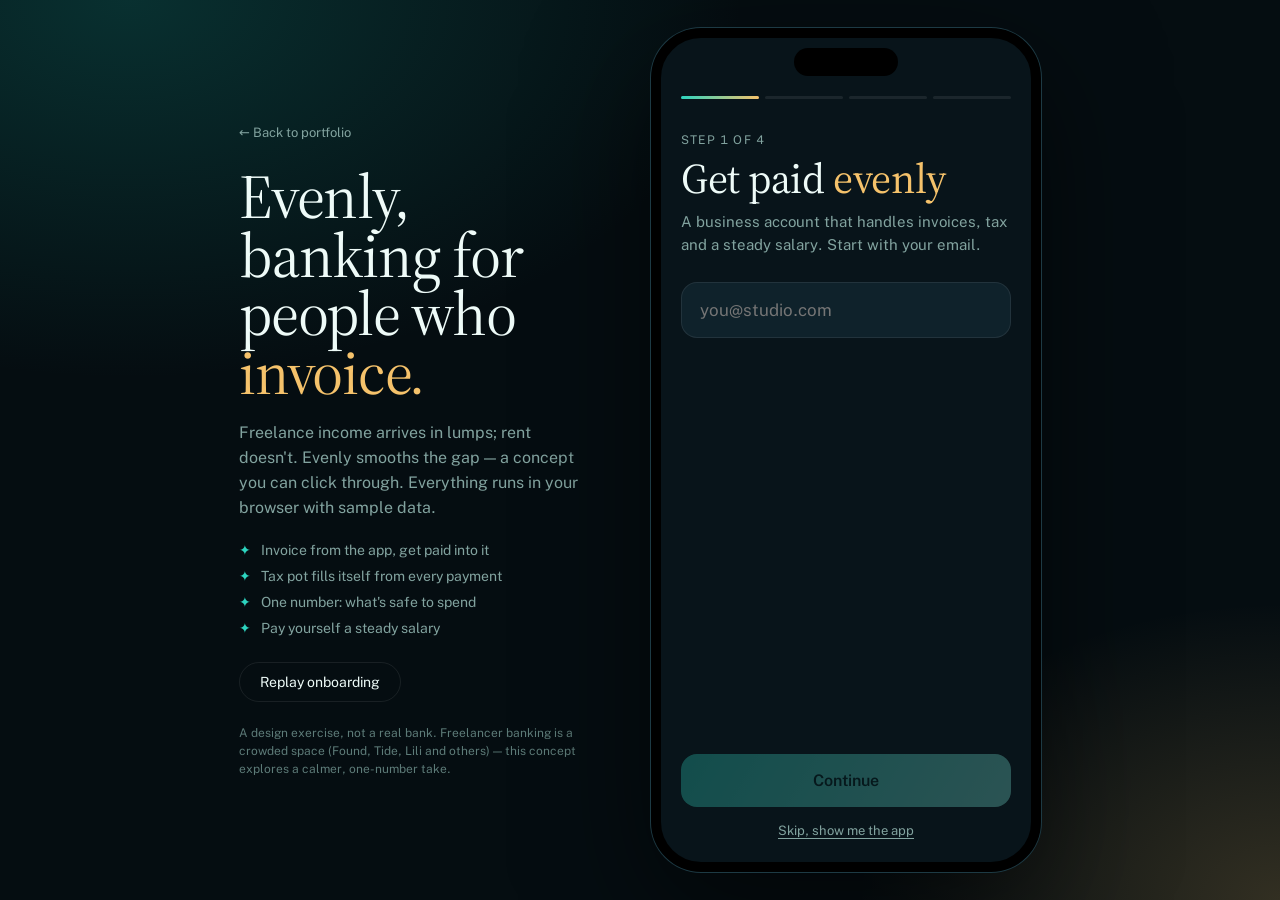
<file: projects/evenly/index.html>
<!doctype html>
<html lang="en">
<head>
<meta charset="utf-8">
<meta name="viewport" content="width=device-width, initial-scale=1, viewport-fit=cover">
<title>Evenly — Banking for freelancers (concept)</title>
<link rel="preconnect" href="https://fonts.googleapis.com">
<link rel="preconnect" href="https://fonts.gstatic.com" crossorigin>
<link href="https://fonts.googleapis.com/css2?family=Source+Serif+4:opsz,wght@8..60,300..700&family=Public+Sans:wght@300..700&display=swap" rel="stylesheet">
<style>
:root{
  --bg:#08141a; --card:#0f222b; --card2:#16303b; --fg:#eefbf8; --muted:#82a39f; --line:rgba(255,255,255,.08);
  --a:#2dd4bf; --b:#f5c26b; --ok:#2dd4bf; --bad:#ff7b7b;
  --serif:"Source Serif 4","Source Serif Pro",Georgia,serif; --sans:"Public Sans",system-ui,-apple-system,"Segoe UI",sans-serif;
  --ease:cubic-bezier(.2,.7,.2,1);
}
*{box-sizing:border-box;margin:0;padding:0}
html,body{height:100%}
body{font-family:var(--sans);color:var(--fg);background:radial-gradient(80% 70% at 10% 0%,#0f766e55,transparent 60%),radial-gradient(60% 60% at 100% 100%,#f5c26b30,transparent 55%),#050d11;display:grid;place-items:center;overflow:hidden;-webkit-font-smoothing:antialiased}
button{font:inherit;color:inherit;background:none;border:0;cursor:pointer}
input{font:inherit;color:inherit}
em{font-style:normal} /* emphasis is colour only: a bank shouldn't lean */
body{font-variant-numeric:lining-nums tabular-nums} /* crisp, aligned figures everywhere */
.stage{display:flex;align-items:center;gap:72px;padding:16px}
.side{width:340px;flex:none}
.side .back{font-size:13px;color:var(--muted);display:inline-block;margin-bottom:28px;text-decoration:none}
.side .back:hover{color:var(--fg)}
.side h1{font-family:var(--serif);font-weight:400;font-size:62px;line-height:.95;letter-spacing:-.02em}
.side h1 em{color:var(--b)}
.side p{color:var(--muted);margin:18px 0 22px;line-height:1.55}
.side ul{list-style:none;display:grid;gap:10px;font-size:14px;color:var(--muted);margin-bottom:26px}
.side li::before{content:"✦";color:var(--a);margin-right:10px}
.side .ghost{border:1px solid var(--line);border-radius:99px;padding:11px 20px;font-size:14px;transition:background .3s}
.side .ghost:hover{background:rgba(255,255,255,.07)}
.side small{display:block;margin-top:22px;color:#5d7b78;font-size:12px;line-height:1.5}

/* phone: fixed 390x844, scaled by JS to fit the window */
.phone-wrap{flex:none}
.phone{width:390px;height:844px;transform-origin:top left;border-radius:50px;border:10px solid #000;background:var(--bg);position:relative;overflow:hidden;display:flex;flex-direction:column;box-shadow:0 0 0 1px #1d3a44}
.phone-wrap{filter:drop-shadow(0 40px 60px rgba(0,0,0,.55))}
.notch{position:absolute;top:10px;left:50%;transform:translateX(-50%);width:104px;height:28px;background:#000;border-radius:20px;z-index:30}
#app{flex:1;display:flex;flex-direction:column;min-height:0}
.screen{flex:1;overflow-y:auto;padding:58px 20px 24px;scrollbar-width:none;animation:in .5s var(--ease)}
.screen::-webkit-scrollbar{display:none}
@keyframes in{from{opacity:0;transform:translateY(10px)}}

/* onboarding */
.ob{display:flex;flex-direction:column;min-height:100%}
.steps{display:flex;gap:6px;margin-bottom:34px}
.steps i{flex:1;height:3px;border-radius:2px;background:var(--line);overflow:hidden;position:relative}
.steps i.on::after{content:"";position:absolute;inset:0;background:linear-gradient(90deg,var(--a),var(--b))}
.ob .kicker{font-size:12px;color:var(--muted);letter-spacing:.1em;text-transform:uppercase;margin-bottom:10px}
.ob h2{font-family:var(--serif);font-weight:400;font-size:42px;line-height:1;letter-spacing:-.01em;margin-bottom:12px}
.ob h2 em{color:var(--b)}
.ob .sub{color:var(--muted);font-size:15px;line-height:1.5;margin-bottom:26px}
.field{width:100%;background:var(--card);border:1px solid var(--line);border-radius:16px;padding:17px 18px;font-size:17px;outline:none;transition:border-color .3s}
.field:focus{border-color:var(--a)}
.spacer{flex:1;min-height:16px}
.btn{width:100%;padding:17px;border-radius:16px;font-weight:600;font-size:16px;color:#042622;background:linear-gradient(120deg,var(--a),#7ee8d8);transition:transform .2s,opacity .3s}
.btn:active{transform:scale(.98)}
.btn[disabled]{opacity:.3;pointer-events:none}
.linkbtn{display:block;margin:16px auto 0;color:var(--muted);font-size:13px;text-decoration:underline;text-underline-offset:3px}
.opt{display:flex;align-items:center;gap:14px;width:100%;text-align:left;padding:16px;margin-bottom:10px;border-radius:16px;background:var(--card);border:1px solid var(--line);transition:border-color .25s,background .25s}
.opt.sel{border-color:var(--a);background:var(--card2)}
.opt b{display:block;font-weight:500}
.opt span{font-size:13px;color:var(--muted)}
.ico{width:42px;height:42px;border-radius:13px;background:var(--card2);display:grid;place-items:center;flex:none}
.ico svg{width:20px;height:20px}
.scan{height:130px;border-radius:20px;border:1px dashed var(--a);display:grid;place-items:center;margin:8px 0 20px;position:relative;overflow:hidden;color:var(--muted);font-size:14px}
.scan.go::after{content:"";position:absolute;left:0;right:0;height:60px;background:linear-gradient(transparent,#2dd4bf55,transparent);animation:sc 1.1s linear infinite}
@keyframes sc{from{top:-60px}to{top:130px}}
.dots{display:flex;justify-content:center;gap:16px;margin:10px 0 34px}
.dots i{width:14px;height:14px;border-radius:50%;border:1.5px solid var(--muted);transition:all .2s}
.dots i.f{background:var(--fg);border-color:var(--fg);transform:scale(1.1)}
.pad{display:grid;grid-template-columns:repeat(3,1fr);gap:10px 18px;padding:0 10px}
.pad button{height:58px;border-radius:50%;font-size:24px;transition:background .2s}
.pad button:active{background:var(--card2)}
.rate{text-align:center;margin:6px 0 4px}
.rate b{font-family:var(--serif);font-weight:400;font-size:84px;line-height:1;color:var(--b)}
.rate small{font-size:34px;color:var(--b);font-family:var(--serif)}
.eg{background:var(--card);border:1px solid var(--line);border-radius:18px;padding:16px;font-size:14px;color:var(--muted);line-height:1.5;margin-top:14px}
.eg b{color:var(--fg);font-weight:500}

/* main */
.top{display:flex;align-items:center;justify-content:space-between;margin-bottom:20px}
.hello small{color:var(--muted);font-size:13px;display:block}
.hello b{font-family:var(--serif);font-weight:400;font-size:28px}
.avatar{width:42px;height:42px;border-radius:50%;background:linear-gradient(135deg,var(--a),var(--b));color:#042622;display:grid;place-items:center;font-weight:600;font-size:14px}
.bal{border-radius:26px;padding:22px;background:linear-gradient(140deg,#0d9488,#115e59 70%);position:relative;overflow:hidden;margin-bottom:12px}
.bal::before{content:"";position:absolute;right:-70px;top:-70px;width:210px;height:210px;border-radius:50%;background:rgba(245,194,107,.28);filter:blur(6px)}
.bal small{opacity:.9;font-size:13px;display:flex;align-items:center;gap:8px;position:relative}
.bal .amt{font-family:var(--serif);font-size:56px;line-height:1.1;letter-spacing:-.02em;margin:6px 0 2px;font-variant-numeric:tabular-nums;position:relative}
.bal .note{font-size:13px;opacity:.85;position:relative}
.eye{opacity:.85;padding:2px}
.mini{display:grid;grid-template-columns:repeat(3,1fr);gap:8px;margin-bottom:18px}
.mini div{background:var(--card);border:1px solid var(--line);border-radius:16px;padding:12px}
.mini small{display:block;font-size:11px;color:var(--muted);margin-bottom:4px}
.mini b{font-weight:500;font-size:15px;font-variant-numeric:tabular-nums}
.mini .t b{color:var(--b)}
.actions{display:grid;grid-template-columns:repeat(4,1fr);gap:8px;margin-bottom:22px}
.act{display:flex;flex-direction:column;align-items:center;gap:8px;font-size:12px;color:var(--muted)}
.act .ico{width:54px;height:54px;border-radius:18px;transition:transform .25s var(--ease),background .25s}
.act:active .ico{transform:scale(.92)}
.act:hover .ico{background:#1f4552}
.panel{background:var(--card);border:1px solid var(--line);border-radius:22px;padding:18px;margin-bottom:16px}
.ph{display:flex;justify-content:space-between;align-items:baseline;margin-bottom:12px}
.ph h3{font-weight:500;font-size:15px}
.ph span,.ph button{font-size:13px;color:var(--muted)}
.ph button:hover{color:var(--fg)}
.outlook{display:flex;gap:12px;align-items:flex-start;font-size:14px;line-height:1.5;color:var(--muted)}
.outlook b{color:var(--fg);font-weight:500}
.outlook .ic{width:34px;height:34px;border-radius:11px;display:grid;place-items:center;flex:none;font-size:16px}
.outlook .ic.ok{background:#2dd4bf22;color:var(--a)}
.outlook .ic.warn{background:#f5c26b22;color:var(--b)}
.week{display:flex;align-items:baseline;gap:10px;margin-bottom:14px;flex-wrap:wrap}
.week b{font-family:var(--serif);font-weight:400;font-size:32px}
.week span{color:var(--muted);font-size:13px}
.chart{position:relative}
.chart .line{position:absolute;left:0;right:0;border-top:1.5px dashed var(--b);pointer-events:none}
.chart .line em{position:absolute;right:0;top:-18px;font-style:normal;font-size:10px;color:var(--b);background:var(--card);padding:0 4px}
.bars{display:flex;align-items:flex-end;gap:10px;height:126px}
.bars button{flex:1;display:flex;flex-direction:column;justify-content:flex-end;align-items:center;gap:6px;height:100%}
.bars i{display:block;width:100%;border-radius:8px;background:var(--card2);transition:background .3s,height .8s var(--ease);min-height:4px}
.bars span{height:14px;line-height:14px;font-size:11px;color:var(--muted)}
.bars button.on i{background:linear-gradient(var(--a),#0f766e)}
.bars button.on span{color:var(--fg)}
.bill{display:flex;justify-content:space-between;align-items:center;padding:10px 0;border-top:1px solid var(--line);font-size:14px}
.bill:first-of-type{border-top:0}
.bill small{display:block;color:var(--muted);font-size:12px}
.tx{display:flex;align-items:center;gap:14px;padding:12px 0;border-top:1px solid var(--line)}
.tx:first-of-type{border-top:0}
.tx .dot{width:42px;height:42px;border-radius:14px;display:grid;place-items:center;font-weight:600;font-size:14px;flex:none}
.tx .n{flex:1;min-width:0}
.tx .n b{font-weight:500;display:block;font-size:15px;line-height:1.3}
.tx .n span{font-size:12px;color:var(--muted)}
.tx .v{font-variant-numeric:tabular-nums;font-weight:500}
.tx .v.in{color:var(--ok)}
.tx.new{animation:flash 1.6s var(--ease)}
@keyframes flash{from{background:#2dd4bf33}}
.tag{display:inline-block;margin-top:5px;font-size:11px;padding:3px 9px;border-radius:99px;border:1px solid var(--line);color:var(--muted);transition:all .2s}
.tag.on{background:#2dd4bf1f;border-color:#2dd4bf66;color:var(--a)}
.chips{display:flex;gap:8px;overflow-x:auto;margin-bottom:14px;scrollbar-width:none}
.chips::-webkit-scrollbar{display:none}
.chip{padding:8px 16px;border-radius:99px;border:1px solid var(--line);font-size:13px;color:var(--muted);white-space:nowrap;transition:all .25s}
.chip.on{background:var(--fg);color:var(--bg);border-color:var(--fg)}
.title{font-family:var(--serif);font-weight:400;font-size:36px;margin-bottom:6px}
.lede{color:var(--muted);font-size:14px;margin-bottom:16px}
.date{font-size:12px;color:var(--muted);text-transform:uppercase;letter-spacing:.08em;margin:18px 0 4px}
.sumrow{display:flex;gap:10px;margin-bottom:16px}
.sumrow div{flex:1;background:var(--card);border:1px solid var(--line);border-radius:16px;padding:12px}
.sumrow small{display:block;font-size:11px;color:var(--muted);margin-bottom:4px}
.sumrow b{font-weight:500;font-size:17px;font-variant-numeric:tabular-nums}

/* invoices */
.inv{display:flex;align-items:center;gap:12px;padding:14px 0;border-top:1px solid var(--line)}
.inv:first-of-type{border-top:0}
.inv .n{flex:1;min-width:0}
.inv .n b{display:block;font-weight:500;font-size:15px}
.inv .n span{font-size:12px;color:var(--muted)}
.inv .r{text-align:right}
.inv .r b{display:block;font-variant-numeric:tabular-nums;font-weight:500}
.pill{display:inline-block;font-size:11px;padding:3px 9px;border-radius:99px;margin-top:4px}
.pill.sent{background:#ffffff14;color:var(--muted)}
.pill.overdue{background:#ff7b7b22;color:var(--bad)}
.pill.paid{background:#2dd4bf22;color:var(--a)}
.mini-btn{margin-top:8px;font-size:12px;padding:6px 12px;border-radius:99px;border:1px solid var(--line);color:var(--fg);transition:background .2s;margin-left:6px}
.mini-btn.pri{background:var(--a);color:#042622;border-color:var(--a);font-weight:600}
.mini-btn:hover{background:#ffffff14}
.mini-btn.pri:hover{background:#7ee8d8}
.fab{width:100%;margin-bottom:16px}

/* pots */
.row2{display:flex;justify-content:space-between;align-items:center;padding:4px 0;gap:14px}
.row2 b{font-weight:500}
.row2 small{display:block;color:var(--muted);font-size:12px;font-weight:400;margin-top:2px}
.switch{width:52px;height:30px;border-radius:99px;background:var(--card2);position:relative;transition:background .3s;flex:none}
.switch::after{content:"";position:absolute;top:3px;left:3px;width:24px;height:24px;border-radius:50%;background:#fff;transition:transform .3s var(--ease)}
.switch.on{background:var(--a)}
.switch.on::after{transform:translateX(22px)}
input[type=range]{width:100%;accent-color:var(--a);margin:12px 0 4px}
.potamt{font-family:var(--serif);font-size:44px;line-height:1.1;color:var(--b)}
.cardvis{height:200px;border-radius:24px;padding:22px;background:linear-gradient(135deg,#0d9488,#115e59 65%,#f5c26b 130%);display:flex;flex-direction:column;justify-content:space-between;position:relative;overflow:hidden;margin-bottom:12px;transition:filter .5s}
.cardvis::before{content:"";position:absolute;left:-40px;bottom:-80px;width:240px;height:240px;border-radius:50%;background:rgba(255,255,255,.12)}
.cardvis .row{display:flex;justify-content:space-between;align-items:center;position:relative}
.cardvis .logo{font-family:var(--serif);font-size:26px}
.cardvis .num{font-size:20px;letter-spacing:.14em;position:relative;font-variant-numeric:tabular-nums}
.cardvis.frozen{filter:grayscale(1) brightness(.7)}
.cardvis .fz{position:absolute;inset:0;display:none;place-items:center;font-weight:600;letter-spacing:.2em;font-size:13px;background:rgba(5,13,17,.4);z-index:2}
.cardvis.frozen .fz{display:grid}

/* tabbar */
.tabbar{display:grid;grid-template-columns:repeat(4,1fr);padding:10px 10px 22px;background:rgba(8,20,26,.92);backdrop-filter:blur(14px);border-top:1px solid var(--line)}
.tab{display:flex;flex-direction:column;align-items:center;gap:4px;font-size:11px;color:var(--muted);padding:6px;transition:color .3s}
.tab svg{width:22px;height:22px}
.tab.on{color:var(--fg)}
.tab.on svg{color:var(--a)}

/* sheet */
.scrim{position:absolute;inset:0;background:rgba(2,8,10,.65);z-index:40;animation:fade .3s}
@keyframes fade{from{opacity:0}}
.sheet{position:absolute;left:0;right:0;bottom:0;z-index:41;background:#0b1c24;border-radius:30px 30px 0 0;padding:14px 20px 28px;animation:up .45s var(--ease);border-top:1px solid var(--line)}
@keyframes up{from{transform:translateY(100%)}}
.grab{width:40px;height:4px;border-radius:2px;background:var(--line);margin:0 auto 18px}
.sheet h3{font-family:var(--serif);font-weight:400;font-size:30px;margin-bottom:14px}
.people{display:flex;gap:14px;margin-bottom:12px;overflow-x:auto;scrollbar-width:none}
.person{display:flex;flex-direction:column;align-items:center;gap:6px;font-size:12px;color:var(--muted);transition:color .2s;flex:none}
.person .avatar{width:52px;height:52px;border:2px solid transparent;transition:border-color .25s;color:#fff}
.person.sel{color:var(--fg)}
.person.sel .avatar{border-color:#fff}
.big{text-align:center;font-family:var(--serif);font-size:58px;line-height:1.1;margin:6px 0 2px;font-variant-numeric:tabular-nums}
.big.err{color:var(--bad)}
.hint{text-align:center;color:var(--muted);font-size:13px;margin-bottom:12px;min-height:18px}
.sheet .pad button{height:50px;font-size:22px}
.sheet .btn{margin-top:14px}

.toast{position:absolute;left:20px;right:20px;top:56px;z-index:60;background:#eefbf8;color:#06201c;padding:14px 16px;border-radius:16px;font-size:14px;font-weight:500;display:flex;align-items:center;gap:10px;animation:drop .5s var(--ease);box-shadow:0 20px 40px -10px rgba(0,0,0,.5)}
.toast::before{content:"✓";display:grid;place-items:center;width:22px;height:22px;border-radius:50%;background:var(--a);color:#042622;font-size:13px;flex:none}
@keyframes drop{from{transform:translateY(-140%);opacity:0}}

@media (max-width:1000px){.side{display:none}}
@media (max-width:560px){
  .stage{padding:0;gap:0}
  .phone-wrap{width:100vw!important;height:100dvh!important;filter:none}
  .phone{width:100%!important;height:100%!important;transform:none!important;border:0;border-radius:0;box-shadow:none}
  .notch{display:none}
  .screen{padding-top:28px}
}
@media (prefers-reduced-motion:reduce){*{animation:none!important;transition:none!important}}
</style>
</head>
<body>
<div class="stage">
  <aside class="side">
    <a class="back" href="../../index.html#work">← Back to portfolio</a>
    <h1>Evenly, banking for people who <em>invoice.</em></h1>
    <p>Freelance income arrives in lumps; rent doesn't. Evenly smooths the gap — a concept you can click through. Everything runs in your browser with sample data.</p>
    <ul>
      <li>Invoice from the app, get paid into it</li>
      <li>Tax pot fills itself from every payment</li>
      <li>One number: what's safe to spend</li>
      <li>Pay yourself a steady salary</li>
    </ul>
    <button class="ghost" id="replay">Replay onboarding</button>
    <small>A design exercise, not a real bank. Freelancer banking is a crowded space (Found, Tide, Lili and others) — this concept explores a calmer, one-number take.</small>
  </aside>
  <div class="phone-wrap" id="wrap">
    <div class="phone" id="phone">
      <div class="notch"></div>
      <div id="app"></div>
    </div>
  </div>
</div>

<script>
const $ = (s, r = document) => r.querySelector(s);
const eur = (n) => new Intl.NumberFormat('en-IE', { style: 'currency', currency: 'EUR' }).format(n);
const eur0 = (n) => new Intl.NumberFormat('en-IE', { style: 'currency', currency: 'EUR', maximumFractionDigits: 0 }).format(n);
const r2 = (n) => Math.round(n * 100) / 100;
const CLIENTS = [['Northlight', '#0d9488'], ['Kiln Studio', '#7c3aed'], ['Verde Café', '#16a34a'], ['Acme Studio', '#e11d48']];
const PEOPLE = [['Maya', '#0d9488'], ['Jonas', '#7c3aed'], ['Priya', '#d97706'], ['Leo', '#e11d48']];
const MONTHS = [['May', 2100], ['Jun', 5400], ['Jul', 1200], ['Aug', 6100], ['Sep', 2800], ['Oct', 4300]];
const BILLS = [['Rent', 1150, 'Oct 28'], ['Co-working desk', 220, 'Nov 1'], ['Accountant', 60, 'Nov 3']];
const CATS = { Income: '#2dd4bf', Software: '#a78bfa', Travel: '#60a5fa', Office: '#f5c26b', Personal: '#f472b6', Transfer: '#94a3b8', Tax: '#f5c26b' };

const fresh = () => ({
  mode: 'onboard', step: 1, email: '', idType: '', scanning: false, pin: '', rate: 25,
  main: 4860.4, tax: 2140, salary: 3200, salaryOn: true, hidden: false, frozen: false,
  tab: 'home', actFilter: 'All', invFilter: 'All', month: 5, sheet: null, newId: null, nextInv: 25,
  invoices: [
    { no: 22, client: 'Northlight', amt: 2400, status: 'sent', due: 'Oct 14' },
    { no: 23, client: 'Kiln Studio', amt: 1200, status: 'overdue', due: 'Oct 1', late: 6 },
    { no: 24, client: 'Verde Café', amt: 680, status: 'sent', due: 'Oct 20' },
    { no: 20, client: 'Acme Studio', amt: 1850, status: 'paid', due: 'Sep 30' },
  ],
  txs: [
    { id: 1, name: 'Notion', cat: 'Software', amt: -8, date: 'Today', ded: true },
    { id: 2, name: 'Acme Studio — INV-020', cat: 'Income', amt: 1850, date: 'Today' },
    { id: 3, name: 'Trainline', cat: 'Travel', amt: -46.2, date: 'Yesterday', ded: true },
    { id: 4, name: 'Figma', cat: 'Software', amt: -15, date: 'Yesterday', ded: true },
    { id: 5, name: 'Mercado do Bolhão', cat: 'Personal', amt: -36.45, date: 'Yesterday', ded: false },
    { id: 6, name: 'Co-working desk', cat: 'Office', amt: -220, date: 'Earlier', ded: true },
    { id: 7, name: 'Kiln Studio — INV-018', cat: 'Income', amt: 2400, date: 'Earlier' },
    { id: 8, name: 'Coffee beans', cat: 'Personal', amt: -18.9, date: 'Earlier', ded: false },
  ],
});
let S = fresh();

const svg = (d, extra = '') => `<svg viewBox="0 0 24 24" fill="none" stroke="currentColor" stroke-width="1.7" stroke-linecap="round" stroke-linejoin="round" ${extra}>${d}</svg>`;
const I = {
  invoice: svg('<path d="M6 3h8l4 4v14H6z"/><path d="M14 3v4h4M9 13h6M9 17h4"/>'),
  send: svg('<path d="M5 12h14M13 6l6 6-6 6"/>'),
  salary: svg('<circle cx="12" cy="12" r="8"/><path d="M12 8v8M9.5 10.5c0-1 1-1.5 2.5-1.5s2.5.7 2.5 1.7-1 1.4-2.5 1.8-2.5.8-2.5 1.8 1 1.7 2.5 1.7 2.5-.5 2.5-1.5"/>'),
  exp: svg('<path d="M12 4v11M7 10l5 5 5-5M5 20h14"/>'),
  home: svg('<path d="M4 11l8-7 8 7v8a1 1 0 0 1-1 1h-4v-6H9v6H5a1 1 0 0 1-1-1z"/>'),
  list: svg('<path d="M8 6h12M8 12h12M8 18h12M4 6h.01M4 12h.01M4 18h.01"/>'),
  pot: svg('<path d="M4 10h16l-1.5 9a1 1 0 0 1-1 .8h-11a1 1 0 0 1-1-.8z"/><path d="M8 10V7a4 4 0 0 1 8 0v3"/>'),
  doc: svg('<path d="M6 3h8l4 4v14H6z"/><path d="M14 3v4h4"/>'),
  eye: svg('<path d="M2 12s4-7 10-7 10 7 10 7-4 7-10 7S2 12 2 12z"/><circle cx="12" cy="12" r="3"/>', 'width="18" height="18"'),
  eyeoff: svg('<path d="M3 3l18 18M10.6 6.1A9.6 9.6 0 0 1 12 5c6 0 10 7 10 7a17 17 0 0 1-3.2 3.9M6.6 6.7C3.7 8.5 2 12 2 12s4 7 10 7c1.6 0 3-.4 4.3-1"/>', 'width="18" height="18"'),
};

const keypad = () => `<div class="pad">${[1,2,3,4,5,6,7,8,9].map(n => `<button data-a="key" data-v="${n}">${n}</button>`).join('')}<button data-a="key" data-v=".">.</button><button data-a="key" data-v="0">0</button><button data-a="key" data-v="del">⌫</button></div>`;
const pinpad = () => `<div class="pad">${[1,2,3,4,5,6,7,8,9].map(n => `<button data-a="pin" data-v="${n}">${n}</button>`).join('')}<button disabled></button><button data-a="pin" data-v="0">0</button><button data-a="pin" data-v="del">⌫</button></div>`;

/* derived numbers */
const billsDue = () => BILLS.reduce((a, b) => a + b[1], 0);
const safe = () => S.main - billsDue();
const expected = () => S.invoices.filter(i => i.status !== 'paid').reduce((a, i) => a + i.amt, 0);
const deductible = () => r2(S.txs.filter(t => t.ded).reduce((a, t) => a - t.amt, 0));

/* ---------- onboarding (4 steps) ---------- */
function onboard() {
  const bar = `<div class="steps">${[1,2,3,4].map(i => `<i class="${i <= S.step ? 'on' : ''}"></i>`).join('')}</div>`;
  let body = '';
  if (S.step === 1) body = `
    <div class="kicker">Step 1 of 4</div><h2>Get paid <em>evenly</em></h2>
    <p class="sub">A business account that handles invoices, tax and a steady salary. Start with your email.</p>
    <input class="field" id="email" type="email" placeholder="you@studio.com" autocomplete="off" value="${S.email}">
    <div class="spacer"></div>
    <button class="btn" id="go1" data-a="next" ${/@.+\./.test(S.email) ? '' : 'disabled'}>Continue</button>
    <button class="linkbtn" data-a="skip">Skip, show me the app</button>`;
  if (S.step === 2) body = `
    <div class="kicker">Step 2 of 4</div><h2>Verify it's <em>you</em></h2>
    <p class="sub">Pick an ID, then a quick selfie. Nothing leaves this device in the demo.</p>
    ${[['Passport', 'Fastest — about 10 seconds'], ['ID card', 'Front and back'], ['Driver’s licence', 'Front and back']].map(([t, s]) => `
      <button class="opt ${S.idType === t ? 'sel' : ''}" data-a="id" data-v="${t}"><span class="ico">${I.doc}</span><div><b>${t}</b><span>${s}</span></div></button>`).join('')}
    <div class="scan ${S.scanning ? 'go' : ''}">${S.scanning ? 'Scanning…' : 'Selfie check happens here'}</div>
    <div class="spacer"></div>
    <button class="btn" data-a="verify" ${S.idType && !S.scanning ? '' : 'disabled'}>${S.scanning ? 'Verifying…' : 'Verify with selfie'}</button>`;
  if (S.step === 3) body = `
    <div class="kicker">Step 3 of 4</div><h2>Set a <em>passcode</em></h2>
    <p class="sub">Four digits to open the app and approve payments.</p>
    <div class="dots">${[0,1,2,3].map(i => `<i class="${i < S.pin.length ? 'f' : ''}"></i>`).join('')}</div>
    <div class="spacer"></div>${pinpad()}`;
  if (S.step === 4) body = `
    <div class="kicker">Step 4 of 4</div><h2>Your tax <em>set-aside</em></h2>
    <p class="sub">Every payment you receive, we quietly move this share into a tax pot, so it's never spent by accident.</p>
    <div class="rate"><b id="rv">${S.rate}</b><small>%</small></div>
    <input type="range" id="rate" min="10" max="40" step="1" value="${S.rate}">
    <div class="eg" id="eg">On a <b>€1,000</b> invoice, <b>${eur0(1000 * S.rate / 100)}</b> goes to your tax pot and <b>${eur0(1000 - 1000 * S.rate / 100)}</b> lands in your account. You can change this any time.</div>
    <div class="spacer"></div>
    <button class="btn" data-a="finish">Open my account</button>`;
  return `<div class="screen"><div class="ob">${bar}${body}</div></div>`;
}

/* ---------- shared bits ---------- */
const initials = (n) => n.split(/\s|—/)[0].slice(0, 2).toUpperCase();
const txRow = (t, withTag) => `<div class="tx ${S.newId === t.id ? 'new' : ''}"><span class="dot" style="background:${CATS[t.cat] || '#94a3b8'}2a;color:${CATS[t.cat] || '#94a3b8'}">${initials(t.name)}</span>
  <div class="n"><b>${t.name}</b><span>${t.cat} · ${t.date}</span>${withTag && t.ded !== undefined ? `<br><button class="tag ${t.ded ? 'on' : ''}" data-a="ded" data-v="${t.id}">${t.ded ? '✓ Deductible' : 'Mark deductible'}</button>` : ''}</div>
  <span class="v ${t.amt > 0 ? 'in' : ''}">${t.amt > 0 ? '+' : '−'}${eur(Math.abs(t.amt))}</span></div>`;

/* ---------- home ---------- */
function home() {
  const max = Math.max(...MONTHS.map(m => m[1]));
  const m = MONTHS[S.month], diff = m[1] - S.salary;
  const base = S.main - billsDue() - S.salary;
  const outlook = base >= 0
    ? `<span class="ic ok">✓</span><div><b>You're covered.</b><br>Even if no invoice is paid, your balance covers bills and your ${eur0(S.salary)} salary on the 28th.</div>`
    : `<span class="ic warn">!</span><div><b>You'll need ${eur0(-base)} from invoices.</b><br>Bills and your salary on the 28th are more than you hold today. ${eur0(expected())} is outstanding — nudge the late one.</div>`;
  return `<div class="screen">
  <div class="top"><div class="hello"><small>Good evening</small><b>Alex Morgan</b></div><div class="avatar">AM</div></div>
  <div class="bal"><small>Safe to spend <button class="eye" data-a="hide" aria-label="Toggle balance">${S.hidden ? I.eyeoff : I.eye}</button></small>
    <div class="amt" style="font-size:${(() => { const n = eur(safe()).length; return n <= 9 ? 54 : n <= 10 ? 48 : n <= 11 ? 42 : 36; })()}px">${S.hidden ? '€ ••••••' : eur(safe())}</div><div class="note">After your tax pot and ${eur0(billsDue())} of upcoming bills</div></div>
  <div class="mini"><div class="t"><small>Tax pot</small><b>${S.hidden ? '€ •••' : eur0(S.tax)}</b></div><div><small>Expected</small><b>${S.hidden ? '€ •••' : eur0(expected())}</b></div><div><small>Bills due</small><b>${eur0(billsDue())}</b></div></div>
  <div class="actions">
    <button class="act" data-a="open" data-v="invoice"><span class="ico">${I.invoice}</span>Invoice</button>
    <button class="act" data-a="open" data-v="pay"><span class="ico">${I.send}</span>Send</button>
    <button class="act" data-a="payself"><span class="ico">${I.salary}</span>Salary</button>
    <button class="act" data-a="toast" data-v="Q3 tax report ready (demo only)"><span class="ico">${I.exp}</span>Export</button>
  </div>
  <div class="panel"><div class="ph"><h3>Outlook</h3><span>next 30 days</span></div><div class="outlook">${outlook}</div></div>
  <div class="panel"><div class="ph"><h3>Income vs. your salary</h3><span>6 months</span></div>
    <div class="week"><b>${eur0(m[1])}</b><span>${m[0]} · ${diff >= 0 ? eur0(diff) + ' above' : eur0(-diff) + ' below'} your salary</span></div>
    <div class="chart"><div class="line" style="bottom:${20 + Math.round(S.salary / max * 100)}px"><em>salary</em></div>
    <div class="bars">${MONTHS.map((x, i) => `<button class="${i === S.month ? 'on' : ''}" data-a="month" data-v="${i}"><i style="height:${Math.round(x[1] / max * 100)}px"></i><span>${x[0]}</span></button>`).join('')}</div></div></div>
  <div class="panel"><div class="ph"><h3>Upcoming bills</h3><span>${eur0(billsDue())}</span></div>
    ${BILLS.map(b => `<div class="bill"><div>${b[0]}<small>${b[2]}</small></div><span>${eur0(b[1])}</span></div>`).join('')}</div>
  <div class="panel"><div class="ph"><h3>Recent</h3><button data-a="tab" data-v="activity">See all</button></div>${S.txs.slice(0, 3).map(t => txRow(t)).join('')}</div>
  </div>`;
}

/* ---------- invoices ---------- */
function invoices() {
  const f = ['All', 'Unpaid', 'Overdue', 'Paid'];
  const list = S.invoices.filter(i => S.invFilter === 'All' || (S.invFilter === 'Unpaid' && i.status !== 'paid') || i.status === S.invFilter.toLowerCase());
  const color = (c) => (CLIENTS.find(x => x[0] === c) || [0, '#0d9488'])[1];
  return `<div class="screen"><h1 class="title">Invoices</h1><p class="lede">${eur0(expected())} outstanding · paid invoices split automatically.</p>
  <button class="btn fab" data-a="open" data-v="invoice">+ New invoice</button>
  <div class="chips">${f.map(c => `<button class="chip ${S.invFilter === c ? 'on' : ''}" data-a="invf" data-v="${c}">${c}</button>`).join('')}</div>
  <div class="panel">${list.map(i => `<div class="inv"><span class="avatar" style="background:${color(i.client)};color:#fff">${i.client[0]}</span>
    <div class="n"><b>${i.client}</b><span>INV-0${i.no}</span></div>
    <div class="r"><b>${eur(i.amt)}</b><span class="pill ${i.status}">${i.status === 'paid' ? 'Paid' : i.status === 'overdue' ? i.late + ' days overdue' : 'Due ' + i.due}</span>
      ${i.status !== 'paid' ? `<div>${i.status === 'overdue' ? `<button class="mini-btn" data-a="remind" data-v="${i.no}">Remind</button>` : ''}<button class="mini-btn pri" data-a="paid" data-v="${i.no}">Mark paid</button></div>` : ''}</div></div>`).join('') || '<p style="color:var(--muted)">Nothing here.</p>'}</div></div>`;
}

/* ---------- pots ---------- */
function pots() {
  const runway = S.salary ? (S.main / S.salary).toFixed(1) : '—';
  return `<div class="screen"><h1 class="title">Pots</h1><p class="lede">Where your money is quietly sorted for you.</p>
  <div class="panel"><div class="ph"><h3>Tax pot</h3><span>auto-filled</span></div>
    <div class="potamt" id="potamt">${eur(S.tax)}</div>
    <input type="range" id="rate" min="10" max="40" step="1" value="${S.rate}">
    <small id="ratet" style="color:var(--muted);font-size:13px">${S.rate}% of every payment is set aside</small></div>
  <div class="panel"><div class="row2"><b>Pay myself a salary<small>Smooths lumpy income into one steady amount</small></b><button class="switch ${S.salaryOn ? 'on' : ''}" data-a="saltoggle" aria-label="Toggle salary"></button></div>
    <div id="salwrap" style="${S.salaryOn ? '' : 'opacity:.35;pointer-events:none'}">
      <div class="potamt" style="color:var(--fg)" id="salamt">${eur0(S.salary)}<span style="font-size:16px;color:var(--muted);font-family:var(--sans)"> / month, on the 28th</span></div>
      <input type="range" id="sal" min="1500" max="6000" step="100" value="${S.salary}">
      <small id="runway" style="color:var(--muted);font-size:13px">Your balance covers ${runway} months of salary</small></div></div>
  <div class="cardvis ${S.frozen ? 'frozen' : ''}"><div class="fz">FROZEN</div>
    <div class="row"><span class="logo">Evenly</span><span style="opacity:.85;font-size:13px">Business</span></div>
    <div class="num">•••• •••• •••• 4821</div>
    <div class="row"><span style="font-size:13px">ALEX MORGAN</span><span style="font-size:13px">09/29</span></div></div>
  <div class="panel"><div class="row2"><b>Freeze card<small>Block all payments instantly</small></b><button class="switch ${S.frozen ? 'on' : ''}" data-a="freeze" aria-label="Freeze card"></button></div></div>
  </div>`;
}

/* ---------- activity ---------- */
function activity() {
  const f = ['All', 'Income', 'Deductible', 'Untagged'];
  const list = S.txs.filter(t => S.actFilter === 'All' || (S.actFilter === 'Income' && t.amt > 0) || (S.actFilter === 'Deductible' && t.ded) || (S.actFilter === 'Untagged' && t.ded === false));
  let last = '', html = '';
  list.forEach(t => { if (t.date !== last) { html += `<div class="date">${t.date}</div>`; last = t.date; } html += txRow(t, true); });
  const inc = S.txs.filter(t => t.cat === 'Income').reduce((a, t) => a + t.amt, 0);
  return `<div class="screen"><h1 class="title">Activity</h1>
  <div class="sumrow"><div><small>Income logged</small><b>${eur0(inc)}</b></div><div><small>Deductible so far</small><b style="color:var(--a)">${eur0(deductible())}</b></div></div>
  <div class="chips">${f.map(c => `<button class="chip ${S.actFilter === c ? 'on' : ''}" data-a="actf" data-v="${c}">${c}</button>`).join('')}</div>
  ${html || '<p style="color:var(--muted)">Nothing here yet.</p>'}</div>`;
}

/* ---------- sheet (send money / new invoice) ---------- */
function sheet() {
  const s = S.sheet, amt = parseFloat(s.amt || '0'), inv = s.kind === 'invoice';
  const over = !inv && amt > S.main;
  const list = inv ? CLIENTS : PEOPLE;
  const hint = over ? 'Not enough in your business account'
    : !s.to ? (inv ? 'Choose a client' : 'Choose who to send to')
    : inv ? `Due in 14 days · ${eur0(amt * S.rate / 100)} will go to your tax pot when paid` : `To ${s.to} · available ${eur(S.main)}`;
  return `<div class="scrim" data-a="close"></div><div class="sheet"><div class="grab"></div><h3>${inv ? 'New invoice' : 'Send money'}</h3>
    <div class="people">${list.map(([n, c]) => `<button class="person ${s.to === n ? 'sel' : ''}" data-a="to" data-v="${n}"><span class="avatar" style="background:${c}">${n[0]}</span>${n}</button>`).join('')}</div>
    <div class="big ${over ? 'err' : ''}">€${s.amt || '0'}</div><div class="hint">${hint}</div>
    ${keypad()}
    <button class="btn" data-a="confirm" ${s.to && amt > 0 && !over ? '' : 'disabled'}>${inv ? 'Send invoice' : 'Send'}${amt > 0 && !over ? ' ' + eur(amt) : ''}</button></div>`;
}

function main() {
  const screens = { home, invoices, pots, activity };
  const tabs = [['home', 'Home', I.home], ['invoices', 'Invoices', I.invoice], ['pots', 'Pots', I.pot], ['activity', 'Activity', I.list]];
  return screens[S.tab]() + `<nav class="tabbar">${tabs.map(([k, l, ic]) => `<button class="tab ${S.tab === k ? 'on' : ''}" data-a="tab" data-v="${k}">${ic}${l}</button>`).join('')}</nav>` + (S.sheet ? sheet() : '');
}

function render(keepScroll) {
  const app = $('#app');
  const y = keepScroll ? ($('.screen', app) || {}).scrollTop : 0;
  const sheetWasOpen = !!$('.sheet', app);
  app.innerHTML = S.mode === 'onboard' ? onboard() : main();
  const sc = $('.screen', app);
  if (sc && keepScroll) { sc.style.animation = 'none'; sc.scrollTop = y; }
  // typing on the keypad re-renders, so don't replay the sheet's slide-up each time
  if (sheetWasOpen) app.querySelectorAll('.sheet, .scrim').forEach((el) => { el.style.animation = 'none'; });

  const em = $('#email'); if (em) em.addEventListener('input', () => { S.email = em.value; $('#go1').disabled = !/@.+\./.test(em.value); });

  const rate = $('#rate');
  if (rate) rate.addEventListener('input', () => {
    S.rate = +rate.value;
    if ($('#rv')) { $('#rv').textContent = S.rate; $('#eg').innerHTML = `On a <b>€1,000</b> invoice, <b>${eur0(10 * S.rate)}</b> goes to your tax pot and <b>${eur0(1000 - 10 * S.rate)}</b> lands in your account. You can change this any time.`; }
    if ($('#ratet')) $('#ratet').textContent = `${S.rate}% of every payment is set aside`;
  });
  const sal = $('#sal');
  if (sal) sal.addEventListener('input', () => {
    S.salary = +sal.value;
    $('#salamt').firstChild.textContent = eur0(S.salary);
    $('#runway').textContent = `Your balance covers ${(S.main / S.salary).toFixed(1)} months of salary`;
  });
}

function toast(msg) {
  const old = $('.toast'); if (old) old.remove();
  const t = document.createElement('div'); t.className = 'toast'; t.textContent = msg; $('#phone').appendChild(t);
  setTimeout(() => t.remove(), 2800);
}

const addTx = (t) => { const id = Date.now() + Math.random(); S.txs.unshift({ id, date: 'Today', ...t }); S.newId = id; return id; };

document.addEventListener('click', (e) => {
  const el = e.target.closest('[data-a]'); if (!el) return;
  const a = el.dataset.a, v = el.dataset.v;
  let keep = false;
  switch (a) {
    case 'next': S.step++; break;
    case 'skip': S.mode = 'main'; break;
    case 'id': S.idType = v; break;
    case 'verify': S.scanning = true; render(); setTimeout(() => { S.scanning = false; S.step = 3; render(); }, 1400); return;
    case 'pin':
      if (v === 'del') S.pin = S.pin.slice(0, -1); else if (S.pin.length < 4) S.pin += v;
      if (S.pin.length === 4) { render(); setTimeout(() => { S.step = 4; render(); }, 350); return; }
      break;
    case 'finish': S.mode = 'main'; render(); toast('Welcome to Evenly, Alex'); return;
    case 'tab': S.tab = v; break;
    case 'hide': S.hidden = !S.hidden; keep = true; break;
    case 'month': S.month = +v; keep = true; break;
    case 'invf': S.invFilter = v; keep = true; break;
    case 'actf': S.actFilter = v; keep = true; break;
    case 'ded': { const t = S.txs.find(x => String(x.id) === v); t.ded = !t.ded; keep = true; break; }
    case 'saltoggle': S.salaryOn = !S.salaryOn; keep = true; break;
    case 'freeze': S.frozen = !S.frozen; render(true); toast(S.frozen ? 'Card frozen' : 'Card unfrozen'); return;
    case 'toast': toast(v); return;
    case 'remind': toast(`Reminder sent to ${S.invoices.find(i => String(i.no) === v).client}`); return;
    case 'payself': {
      if (S.main < S.salary) { toast('Not enough in business account yet'); return; }
      S.main = r2(S.main - S.salary); addTx({ name: 'Salary → personal account', cat: 'Transfer', amt: -S.salary });
      render(); toast(`Salary of ${eur0(S.salary)} moved to your personal account`); return;
    }
    case 'paid': {
      const inv = S.invoices.find(i => String(i.no) === v), tax = r2(inv.amt * S.rate / 100);
      inv.status = 'paid'; S.main = r2(S.main + inv.amt - tax); S.tax = r2(S.tax + tax);
      addTx({ name: `${inv.client} — INV-0${inv.no}`, cat: 'Income', amt: inv.amt });
      addTx({ name: 'Moved to tax pot', cat: 'Tax', amt: -tax });
      render(true); toast(`${eur0(inv.amt)} received · ${eur0(tax)} to tax pot`); return;
    }
    case 'open': S.sheet = { kind: v, to: null, amt: '' }; keep = true; break;
    case 'close': S.sheet = null; keep = true; break;
    case 'to': S.sheet.to = v; keep = true; break;
    case 'key': {
      let x = S.sheet.amt;
      if (v === 'del') x = x.slice(0, -1);
      else if (v === '.') { if (!x.includes('.')) x = (x || '0') + '.'; }
      else if (!(x.includes('.') && x.split('.')[1].length >= 2) && x.length < 8) x = x === '0' ? v : x + v;
      S.sheet.amt = x; keep = true; break;
    }
    case 'confirm': {
      const amt = parseFloat(S.sheet.amt), to = S.sheet.to;
      if (S.sheet.kind === 'invoice') {
        S.invoices.unshift({ no: S.nextInv++, client: to, amt, status: 'sent', due: 'Oct 21' });
        S.sheet = null; S.tab = 'invoices'; render(); toast(`Invoice for ${eur0(amt)} sent to ${to}`); return;
      }
      S.main = r2(S.main - amt); addTx({ name: `To ${to}`, cat: 'Transfer', amt: -amt });
      S.sheet = null; S.tab = 'home'; render(); toast(`${eur0(amt)} sent to ${to}`); return;
    }
  }
  render(keep);
});

$('#replay').addEventListener('click', () => { S = fresh(); render(); });

/* keep the phone a true 390x844 shape, scaled to fit the window */
function fit() {
  const w = $('#wrap'), p = $('#phone'), side = $('.side');
  const sideW = getComputedStyle(side).display === 'none' ? 0 : side.offsetWidth + 72;
  const s = Math.min(1, (innerHeight - 32) / 844, (innerWidth - 32 - sideW) / 390);
  w.style.width = 390 * s + 'px'; w.style.height = 844 * s + 'px';
  p.style.transform = `scale(${s})`;
}
addEventListener('resize', fit);
fit(); render();
</script>
</body>
</html>
</file>
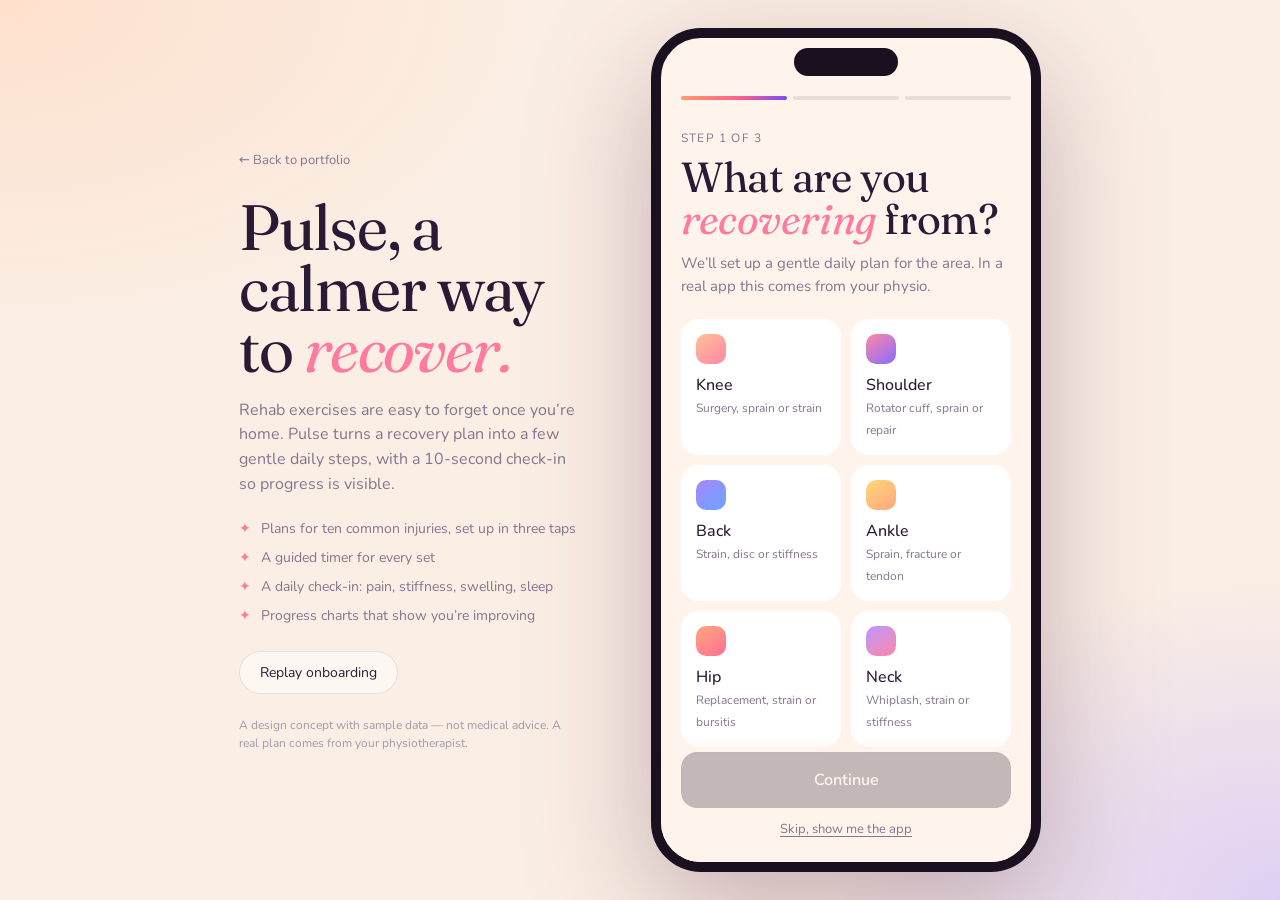
<file: projects/pulse/index.html>
<!doctype html>
<html lang="en">
<head>
<meta charset="utf-8">
<meta name="viewport" content="width=device-width, initial-scale=1, viewport-fit=cover">
<title>Pulse — Recovery companion (concept)</title>
<link rel="preconnect" href="https://fonts.googleapis.com">
<link rel="preconnect" href="https://fonts.gstatic.com" crossorigin>
<link href="https://fonts.googleapis.com/css2?family=Fraunces:ital,opsz,wght@0,9..144,300..700;1,9..144,300..700&family=Nunito:wght@400;500;600;700&display=swap" rel="stylesheet">
<style>
:root{
  --bg:#fff4ec; --card:#ffffff; --ink:#2b1a35; --muted:#85758d; --line:rgba(43,26,53,.1); --soft:#fbe9dd;
  --p1:#ffb88c; --p2:#ff7a9c; --p3:#7a5cff; --ok:#2b9a72; --warn:#e08a1e; --bad:#e0436b;
  --grad:linear-gradient(150deg,#ff9d6c,#ff5f8a 55%,#6a4bff);
  --serif:"Fraunces",Georgia,serif; --sans:"Nunito",system-ui,-apple-system,"Segoe UI",sans-serif;
  --ease:cubic-bezier(.2,.7,.2,1);
}
*{box-sizing:border-box;margin:0;padding:0}
html,body{height:100%}
body{font-variant-numeric:lining-nums;font-family:var(--sans);color:var(--ink);background:radial-gradient(70% 60% at 0% 0%,#ffd9c0aa,transparent 60%),radial-gradient(60% 60% at 100% 100%,#cbbcff99,transparent 60%),#fbeee4;display:grid;place-items:center;overflow:hidden;-webkit-font-smoothing:antialiased}
button{font:inherit;color:inherit;background:none;border:0;cursor:pointer}
:focus-visible{outline:2px solid var(--p3);outline-offset:2px}
.stage{display:flex;align-items:center;gap:72px;padding:16px}
.side{width:340px;flex:none}
.side .back{font-size:13px;color:var(--muted);display:inline-block;margin-bottom:28px;text-decoration:none}
.side .back:hover{color:var(--ink)}
.side h1{font-family:var(--serif);font-weight:400;font-size:64px;line-height:.95;letter-spacing:-.02em}
.side h1 em{font-style:italic;color:var(--p2)}
.side p{color:var(--muted);margin:18px 0 22px;line-height:1.55}
.side ul{list-style:none;display:grid;gap:10px;font-size:14px;color:var(--muted);margin-bottom:26px}
.side li::before{content:"✦";color:var(--p2);margin-right:10px}
.side .ghost{border:1px solid var(--line);border-radius:99px;padding:11px 20px;font-size:14px;background:rgba(255,255,255,.5);transition:background .3s}
.side .ghost:hover{background:#fff}
.side small{display:block;margin-top:22px;color:#a39aa9;font-size:12px;line-height:1.5}

.phone-wrap{flex:none;filter:drop-shadow(0 40px 60px rgba(70,30,60,.3))}
.phone{width:390px;height:844px;transform-origin:top left;border-radius:50px;border:10px solid #1a1020;background:var(--bg);position:relative;overflow:hidden;display:flex;flex-direction:column}
.notch{position:absolute;top:10px;left:50%;transform:translateX(-50%);width:104px;height:28px;background:#1a1020;border-radius:20px;z-index:30}
#app{flex:1;display:flex;flex-direction:column;min-height:0}
.screen{flex:1;overflow-y:auto;padding:58px 20px 24px;scrollbar-width:none;animation:in .5s var(--ease)}
.screen::-webkit-scrollbar{display:none}
@keyframes in{from{opacity:0;transform:translateY(10px)}}

/* shared bits */
.btn{width:100%;padding:17px;border-radius:16px;font-weight:600;font-size:16px;background:var(--ink);color:#fff;transition:transform .2s,opacity .3s,background .3s}
.btn:hover{background:#42285a}
.btn:active{transform:scale(.98)}
.btn[disabled]{opacity:.28;pointer-events:none}
.btn.line{background:transparent;color:var(--ink);border:1.5px solid var(--ink)}
.btn.line:hover{background:var(--ink);color:#fff}
.linkbtn{display:block;margin:16px auto 0;color:var(--muted);font-size:13px;text-decoration:underline;text-underline-offset:3px}
.card{background:var(--card);border-radius:24px;padding:18px;margin-bottom:14px;box-shadow:0 1px 0 var(--line)}
.ch{display:flex;justify-content:space-between;align-items:baseline;margin-bottom:12px}
.ch h3{font-weight:600;font-size:16px}
.ch span,.ch button{font-size:13px;color:var(--muted)}
.ch button:hover{color:var(--ink)}
.title{font-family:var(--serif);font-weight:400;font-size:38px;line-height:1;margin-bottom:6px}
.lede{color:var(--muted);font-size:14px;margin-bottom:18px}

/* onboarding */
.ob{display:flex;flex-direction:column;min-height:100%}
.steps{display:flex;gap:6px;margin-bottom:30px}
.steps i{flex:1;height:4px;border-radius:2px;background:var(--line);position:relative;overflow:hidden}
.steps i.on::after{content:"";position:absolute;inset:0;background:var(--grad)}
.kicker{font-size:12px;color:var(--muted);letter-spacing:.1em;text-transform:uppercase;margin-bottom:10px}
.ob h2{font-family:var(--serif);font-weight:400;font-size:42px;line-height:1;letter-spacing:-.01em;margin-bottom:12px}
.ob h2 em{font-style:italic;color:var(--p2)}
.sub{color:var(--muted);font-size:15px;line-height:1.5;margin-bottom:22px}
.spacer{flex:1;min-height:16px}
.opt{display:flex;align-items:center;gap:14px;width:100%;text-align:left;padding:16px;margin-bottom:10px;border-radius:18px;background:#fff;border:1.5px solid transparent;transition:border-color .25s,transform .2s}
.opt:active{transform:scale(.99)}
.opt.sel{border-color:var(--p3);background:#f6f2ff}
.opt b{display:block;font-weight:500}
.opt span{font-size:13px;color:var(--muted)}
.opt .dot{width:40px;height:40px;border-radius:14px;background:var(--grad);flex:none;opacity:.9}
.areas{display:grid;grid-template-columns:1fr 1fr;gap:10px}
.areas .opt{flex-direction:column;align-items:flex-start;gap:10px;margin:0;padding:14px}
.areas .opt .dot{width:30px;height:30px;border-radius:10px}
.areas .opt b{font-size:16px}
.areas .opt span{font-size:12px;line-height:1.35}
.cta{position:sticky;bottom:-24px;margin:0 -20px -24px;padding:16px 20px 24px;background:linear-gradient(rgba(255,244,236,0),var(--bg) 22%)}
.cta .linkbtn{margin-top:12px}
.custom{display:flex;justify-content:space-between;align-items:center;gap:12px;margin-top:10px;padding:12px 14px 12px 16px;border-radius:18px;background:#fff;border:1.5px solid transparent;font-size:14px;font-weight:500;transition:border-color .25s,background .25s}
.custom.sel{border-color:var(--p3);background:#f6f2ff}
.custom input{font:inherit;font-size:18px;font-weight:600;color:var(--ink);background:var(--bg);border:1px solid var(--line);border-radius:12px;padding:8px 10px;min-width:112px;font-variant-numeric:tabular-nums}
.custom input:focus-visible{outline:2px solid var(--p3);outline-offset:1px}
.times{display:grid;grid-template-columns:1fr 1fr;gap:10px}
.times .opt{margin:0;justify-content:center;text-align:center;font-weight:500;font-size:18px;padding:20px}

/* today */
.top{display:flex;justify-content:space-between;align-items:center;margin-bottom:18px}
.hello small{display:block;color:var(--muted);font-size:13px}
.hello b{font-family:var(--serif);font-weight:400;font-size:30px;line-height:1.1}
.pill{background:#fff;border-radius:99px;padding:7px 14px;font-size:13px;font-weight:500;box-shadow:0 1px 0 var(--line)}
.hero{position:relative;border-radius:28px;background:var(--grad);color:#fff;padding:22px;display:flex;align-items:center;gap:18px;overflow:hidden;margin-bottom:14px}
.orb{position:absolute;right:-50px;top:-50px;width:190px;height:190px;border-radius:50%;background:rgba(255,255,255,.2);animation:breathe 6s ease-in-out infinite}
@keyframes breathe{50%{transform:scale(1.18);opacity:.6}}
.ring{position:relative;width:118px;height:118px;flex:none}
.ring svg{width:100%;height:100%}
.ring .mid{position:absolute;inset:0;display:grid;place-content:center;text-align:center}
.ring b{font-family:var(--serif);font-weight:400;font-size:36px;line-height:1}
.ring small{font-size:11px;opacity:.9}
.hero .txt{position:relative}
.hero h2{font-family:var(--serif);font-weight:400;font-size:28px;line-height:1.05;margin-bottom:6px}
.hero p{font-size:13px;opacity:.92;line-height:1.45}
.pain{display:flex;align-items:baseline;gap:10px;margin-bottom:6px}
.pain b{font-family:var(--serif);font-weight:400;font-size:56px;line-height:1;font-variant-numeric:tabular-nums;transition:color .3s}
.pain span{color:var(--muted);font-size:15px}
input[type=range]{-webkit-appearance:none;appearance:none;width:100%;height:10px;border-radius:99px;background:linear-gradient(90deg,#8fe0b8,#ffd36e 50%,#ff7a9c);outline-offset:6px;margin:10px 0 6px}
input[type=range]::-webkit-slider-thumb{-webkit-appearance:none;width:28px;height:28px;border-radius:50%;background:#fff;border:3px solid var(--ink);box-shadow:0 3px 8px rgba(0,0,0,.2);cursor:pointer}
input[type=range]::-moz-range-thumb{width:22px;height:22px;border-radius:50%;background:#fff;border:3px solid var(--ink);cursor:pointer}
input[type=range]:disabled{opacity:.45}
.scale{display:flex;justify-content:space-between;font-size:11px;color:var(--muted);margin-bottom:14px}
.moods{display:grid;grid-template-columns:repeat(4,1fr);gap:8px;margin-bottom:14px}
.mood{padding:11px 4px;border-radius:14px;background:var(--soft);font-size:13px;font-weight:500;transition:all .2s;border:1.5px solid transparent}
.mood.on{background:#f6f2ff;border-color:var(--p3)}
.mood:disabled{cursor:default}
.also{font-size:11px;letter-spacing:.1em;text-transform:uppercase;color:var(--muted);margin:2px 0 8px}
.sym{display:grid;gap:8px;margin-bottom:14px}
.sym-row{display:flex;align-items:center;gap:10px}
.sym-row .sl{flex:0 0 84px;font-size:13px;font-weight:600;line-height:1.2}
.seg{flex:1;display:grid;grid-template-columns:repeat(3,1fr);gap:3px;background:var(--soft);border-radius:12px;padding:3px}
.seg button{padding:9px 2px;border-radius:9px;font-size:12px;font-weight:600;color:var(--muted);transition:background .2s,color .2s,box-shadow .2s}
.seg button.on{background:#fff;color:var(--ink);box-shadow:0 1px 3px rgba(43,26,53,.18)}
.seg button:disabled{cursor:default}
.symrow{display:flex;justify-content:space-between;align-items:center;gap:12px;padding:12px 0;border-top:1px solid var(--line)}
.ch + .symrow{border-top:0}
.symrow .sl b{display:block;font-weight:600;font-size:15px}
.symrow .sl small{font-size:12px;color:var(--muted)}
.tr{font-weight:600}.tr.ok{color:var(--ok)}.tr.mid{color:var(--warn)}.tr.bad{color:var(--bad)}
.strip{display:grid;grid-template-columns:repeat(14,1fr);gap:3px;width:148px;flex:none}
.strip i{height:24px;border-radius:4px;background:var(--line)}
.strip i.ok{background:#4fc79a}.strip i.mid{background:#ffcb6b}.strip i.bad{background:#ff7a9c}
.strip i.empty{background:transparent;border:1.5px dashed var(--line)}
.advice{font-size:13px;line-height:1.45;background:#fde8ee;color:#8f2a47;border-radius:14px;padding:12px 14px;margin-bottom:14px}
.next{display:flex;align-items:center;gap:14px}
.next .n{flex:1;min-width:0}
.next .n small{display:block;font-size:12px;color:var(--muted);margin-bottom:2px}
.next .n b{font-family:var(--serif);font-weight:400;font-size:24px;line-height:1.1}
.go{width:54px;height:54px;border-radius:50%;background:var(--ink);color:#fff;display:grid;place-items:center;flex:none;font-size:20px;transition:transform .2s,background .3s}
.go:hover{background:var(--p3)}
.go:active{transform:scale(.94)}
.tip{font-size:14px;line-height:1.5;color:var(--muted);display:flex;gap:12px}
.tip i{width:4px;border-radius:2px;background:var(--grad);flex:none}

/* plan */
.ex{display:flex;align-items:center;gap:14px;width:100%;text-align:left;padding:14px 4px;border-top:1px solid var(--line)}
.ex:first-of-type{border-top:0}
.ex .badge{width:44px;height:44px;border-radius:15px;background:var(--soft);display:grid;place-items:center;font-weight:600;flex:none;font-size:15px}
.ex.done .badge{background:var(--ok);color:#fff}
.ex .n{flex:1;min-width:0}
.ex .n b{display:block;font-weight:500;font-size:16px}
.ex .n span{font-size:12px;color:var(--muted)}
.dots{display:flex;gap:5px}
.dots i{width:9px;height:9px;border-radius:50%;background:var(--line)}
.dots i.f{background:var(--p3)}
.note{font-size:12px;color:var(--muted);line-height:1.5;text-align:center;padding:6px 10px}

/* progress */
.streak{display:flex;align-items:center;gap:16px}
.streak b{font-family:var(--serif);font-weight:400;font-size:64px;line-height:1;background:var(--grad);-webkit-background-clip:text;background-clip:text;color:transparent}
.streak span{font-size:15px;line-height:1.35}
.streak small{display:block;color:var(--muted);font-size:13px}
.chart svg{width:100%;height:auto;display:block}
.chart text{font-family:var(--sans);font-size:9px;fill:var(--muted)}
.week{display:flex;align-items:flex-end;gap:10px;height:96px}
.week div{flex:1;display:flex;flex-direction:column;justify-content:flex-end;align-items:center;gap:6px;height:100%;font-size:11px;color:var(--muted)}
.week i{display:block;width:100%;border-radius:8px;background:var(--grad);min-height:4px;transition:height .8s var(--ease)}
.week div.today{color:var(--ink);font-weight:600}
.badges{display:grid;grid-template-columns:1fr 1fr;gap:10px}
.mile{border-radius:18px;padding:14px;background:var(--soft);display:flex;flex-direction:column;gap:2px;opacity:.55}
.mile.on{opacity:1;background:#f1ecff}
.mile b{font-weight:600;font-size:14px}
.mile span{font-size:12px;color:var(--muted)}
.mile .st{font-size:18px;margin-bottom:4px}
.msg{font-size:15px;line-height:1.5;margin-bottom:12px}
.msg small{display:block;color:var(--muted);margin-top:6px;font-size:13px}

/* tabbar */
.tabbar{display:grid;grid-template-columns:repeat(3,1fr);padding:10px 14px 22px;background:rgba(255,244,236,.92);backdrop-filter:blur(14px);border-top:1px solid var(--line)}
.tab{display:flex;flex-direction:column;align-items:center;gap:4px;font-size:11px;color:var(--muted);padding:6px;transition:color .3s;position:relative}
.tab svg{width:22px;height:22px}
.tab.on{color:var(--ink);font-weight:600}
.tab.on::after{content:"";position:absolute;top:-10px;width:26px;height:3px;border-radius:2px;background:var(--grad)}

/* exercise sheet */
.scrim{position:absolute;inset:0;background:rgba(43,26,53,.45);z-index:40;animation:fade .3s}
@keyframes fade{from{opacity:0}}
.sheet{position:absolute;left:0;right:0;bottom:0;z-index:41;background:var(--bg);border-radius:32px 32px 0 0;padding:14px 22px 30px;animation:up .45s var(--ease);max-height:92%;overflow:auto}
@keyframes up{from{transform:translateY(100%)}}
.grab{width:40px;height:4px;border-radius:2px;background:var(--line);margin:0 auto 16px}
.sheet h3{font-family:var(--serif);font-weight:400;font-size:34px;line-height:1.05;text-align:center}
.sheet .cue{text-align:center;color:var(--muted);font-size:14px;line-height:1.5;margin:8px 8px 18px}
.timer{position:relative;width:200px;height:200px;margin:0 auto 12px}
.timer svg{width:100%;height:100%}
.timer .mid{position:absolute;inset:0;display:grid;place-content:center;text-align:center}
.timer b{font-family:var(--serif);font-weight:400;font-size:70px;line-height:1;font-variant-numeric:tabular-nums}
.timer small{font-size:12px;color:var(--muted)}
.timer .glow{position:absolute;inset:18px;border-radius:50%;background:var(--grad);opacity:.14}
.timer.run .glow{animation:breathe 4s ease-in-out infinite}
.setdots{display:flex;justify-content:center;gap:8px;margin-bottom:6px;font-size:13px;color:var(--muted);align-items:center}
.setdots .dots i{width:11px;height:11px}
.sheet .btn{margin-top:14px}
.finish{text-align:center;padding:10px 0}
.finish .tick{width:84px;height:84px;border-radius:50%;background:var(--ok);color:#fff;display:grid;place-items:center;font-size:40px;margin:6px auto 14px}
.finish p{color:var(--muted);font-size:14px}

.toast{position:absolute;left:20px;right:20px;top:56px;z-index:60;background:var(--ink);color:#fff;padding:14px 16px;border-radius:16px;font-size:14px;font-weight:500;display:flex;align-items:center;gap:10px;animation:drop .5s var(--ease);box-shadow:0 20px 40px -10px rgba(40,10,50,.5)}
.toast::before{content:"✓";display:grid;place-items:center;width:22px;height:22px;border-radius:50%;background:var(--ok);font-size:13px;flex:none}
@keyframes drop{from{transform:translateY(-140%);opacity:0}}

@media (max-width:1000px){.side{display:none}}
@media (max-width:560px){
  .stage{padding:0;gap:0}
  .phone-wrap{width:100vw!important;height:100dvh!important;filter:none}
  .phone{width:100%!important;height:100%!important;transform:none!important;border:0;border-radius:0}
  .notch{display:none}
  .screen{padding-top:26px}
}
@media (prefers-reduced-motion:reduce){*{animation:none!important;transition:none!important}}
</style>
</head>
<body>
<div class="stage">
  <aside class="side">
    <a class="back" href="../../index.html#work">← Back to portfolio</a>
    <h1>Pulse, a calmer way to <em>recover.</em></h1>
    <p>Rehab exercises are easy to forget once you’re home. Pulse turns a recovery plan into a few gentle daily steps, with a 10-second check-in so progress is visible.</p>
    <ul>
      <li>Plans for ten common injuries, set up in three taps</li>
      <li>A guided timer for every set</li>
      <li>A daily check-in: pain, stiffness, swelling, sleep</li>
      <li>Progress charts that show you’re improving</li>
    </ul>
    <button class="ghost" id="replay">Replay onboarding</button>
    <small>A design concept with sample data — not medical advice. A real plan comes from your physiotherapist.</small>
  </aside>
  <div class="phone-wrap" id="wrap">
    <div class="phone" id="phone"><div class="notch"></div><div id="app"></div></div>
  </div>
</div>

<script>
const $ = (s, r = document) => r.querySelector(s);
const svg = (d, extra = '') => `<svg viewBox="0 0 24 24" fill="none" stroke="currentColor" stroke-width="1.7" stroke-linecap="round" stroke-linejoin="round" ${extra}>${d}</svg>`;
const ICON = {
  today: svg('<circle cx="12" cy="12" r="8"/><path d="M12 8v4l3 2"/>'),
  plan: svg('<path d="M9 6h11M9 12h11M9 18h11"/><path d="M4 6l1 1 2-2M4 12l1 1 2-2M4 18l1 1 2-2"/>'),
  prog: svg('<path d="M4 19V5M4 19h16M8 15l4-4 3 3 5-6"/>'),
};

/* recovery plans (generic, illustrative) */
const AREAS = {
  Knee: { g: 'lower', sub: 'Surgery, sprain or strain', ex: [
    ['Heel slides', 3, 30, 'Lying down, slide your heel toward you, then back. Slow and smooth.'],
    ['Quad sets', 3, 20, 'Press the back of your knee into the bed and gently tighten your thigh.'],
    ['Straight-leg raises', 3, 30, 'Tighten the thigh, then lift the straight leg to the height of the other knee.'],
    ['Mini squats', 2, 30, 'Hold a counter. Bend only as far as feels comfortable, then stand tall.']] },
  Shoulder: { g: 'upper', sub: 'Rotator cuff, sprain or repair', ex: [
    ['Pendulum swings', 3, 30, 'Lean forward, let the arm hang, and make small, relaxed circles.'],
    ['Wall slides', 3, 30, 'Forearms on the wall, slide them up slowly and back down.'],
    ['Shoulder blade squeezes', 3, 20, 'Draw your shoulder blades gently together and hold.'],
    ['Table slides', 2, 30, 'Rest your forearm on a table and slide it forward, then back.']] },
  Back: { g: 'spine', sub: 'Strain, disc or stiffness', ex: [
    ['Pelvic tilts', 3, 30, 'Lying with knees bent, gently flatten your lower back into the floor.'],
    ['Cat–cow', 3, 30, 'On hands and knees, slowly round your back, then let it dip.'],
    ['Bird-dog', 3, 20, 'On hands and knees, extend one arm and the opposite leg. Keep your hips level.'],
    ['Glute bridges', 2, 30, 'Lying with knees bent, lift your hips, pause, and lower slowly.']] },
  Ankle: { g: 'lower', sub: 'Sprain, fracture or tendon', ex: [
    ['Ankle circles', 3, 30, 'Slowly circle your foot one way, then the other.'],
    ['Alphabet tracing', 2, 30, 'Trace the letters of the alphabet in the air with your big toe.'],
    ['Calf raises', 3, 20, 'Holding a counter, rise onto your toes and lower slowly.'],
    ['Single-leg balance', 3, 20, 'Stand near support and balance on one leg. Keep your hips level.']] },
  Hip: { g: 'lower', sub: 'Replacement, strain or bursitis', ex: [
    ['Seated marching', 3, 30, 'Sitting tall, lift one knee a few inches, lower it slowly, then switch sides.'],
    ['Glute squeezes', 3, 20, 'Lying down, gently squeeze your buttocks together and hold.'],
    ['Side-lying leg lifts', 3, 30, 'Lying on your side, lift the top leg slowly with your toes pointing forward.'],
    ['Counter hip hinges', 2, 30, 'Hold a counter, push your hips back with a flat back, then stand tall.']] },
  Neck: { g: 'spine', sub: 'Whiplash, strain or stiffness', ex: [
    ['Chin tucks', 3, 20, 'Sitting tall, glide your chin straight back, as if making a double chin, and hold.'],
    ['Gentle neck turns', 3, 30, 'Slowly turn your head to one side, pause, then the other. Stay pain-free.'],
    ['Shoulder rolls', 3, 30, 'Roll your shoulders up, back and down in slow, relaxed circles.'],
    ['Side neck stretch', 2, 30, 'Tilt your ear toward your shoulder and let the weight of your head do the work.']] },
  Wrist: { g: 'upper', sub: 'Sprain, fracture or carpal tunnel', ex: [
    ['Wrist bends', 3, 30, 'Rest your forearm on a table and slowly bend the wrist up and down.'],
    ['Wrist circles', 3, 30, 'Make slow, gentle circles with your wrist in both directions.'],
    ['Finger spreads', 3, 20, 'Open your hand wide, spread the fingers, then close into a soft fist.'],
    ['Tendon glides', 2, 30, 'Move your fingers slowly through straight, hook and full-fist positions.']] },
  Elbow: { g: 'upper', sub: 'Tennis elbow, golfer’s elbow or sprain', ex: [
    ['Elbow bends', 3, 30, 'Slowly bend and straighten your elbow through a comfortable range.'],
    ['Forearm turns', 3, 30, 'Keep your elbow by your side, bent to a right angle, and turn your palm up, then down.'],
    ['Wrist stretch', 3, 20, 'Arm straight, palm down; use your other hand to gently bend the wrist downward.'],
    ['Towel squeezes', 2, 30, 'Gently squeeze a rolled-up towel and release, slowly.']] },
  Foot: { g: 'lower', sub: 'Plantar fasciitis, sprain or arch pain', ex: [
    ['Toe curls', 3, 30, 'Sitting, scrunch a small towel toward you with your toes.'],
    ['Calf stretch', 3, 30, 'Hands on a wall, one foot back with the heel down, lean gently forward.'],
    ['Arch rolls', 2, 30, 'Roll the arch of your foot slowly over a tennis ball or a water bottle.'],
    ['Seated toe raises', 3, 20, 'Seated, lift your toes while keeping your heel down, then lower.']] },
  Hamstring: { g: 'lower', sub: 'Strain or tightness', ex: [
    ['Seated hamstring stretch', 3, 30, 'Sit on the edge of a chair, straighten one leg with the heel down, and lean forward with a flat back.'],
    ['Gentle bridges', 3, 20, 'Lying with knees bent, lift your hips slowly, pause, and lower.'],
    ['Standing knee bends', 3, 30, 'Holding a counter, bend one knee so your heel moves toward you, then lower slowly.'],
    ['Lying leg slides', 2, 30, 'Lying down, slide one heel away until the leg is straight, then back.']] },
};
/* goals fit the body area: lower body, upper body or spine */
const GOALS_BY = {
  lower: ['Walk without a limp', 'Climb stairs comfortably', 'Get back to sport', 'Sleep without pain'],
  upper: ['Lift and reach with ease', 'Get back to work', 'Get back to sport', 'Sleep without pain'],
  spine: ['Sit and work comfortably', 'Move without stiffness', 'Get back to sport', 'Sleep without pain'],
};
const DOTS = ['#ffb88c,#ff7a9c', '#ff7a9c,#7a5cff', '#9a7bff,#5b9bff', '#ffd36e,#ff9d6c', '#ff9d6c,#ff5f8a', '#b48cff,#ff7a9c', '#5b9bff,#7a5cff', '#ffc27a,#ff7a9c', '#ff7a9c,#ffb88c', '#8fe0b8,#5b9bff']; // icon colours, one per area
const ALL_GOALS =[...new Set(Object.values(GOALS_BY).flat())];
const goalsFor = (a) => GOALS_BY[(AREAS[a] || AREAS.Knee).g];
const TIMES = ['08:00', '12:30', '18:00', '20:30']; // quick picks; any other valid HH:MM comes from the custom field
const TIME_RE = /^([01]\d|2[0-3]):[0-5]\d$/;
const MOODS = ['Low', 'Okay', 'Good', 'Great'];
/* 13 days of invented history before today */
const SEED = {
  pain: [7, 7, 6, 7, 6, 5, 6, 5, 5, 4, 4, 4, 3], adh: [60, 80, 100, 100, 75, 100, 100, 50, 100, 100, 100, 75, 100],
  sym: { stiff: [2, 2, 2, 2, 1, 2, 2, 1, 1, 1, 1, 1, 1], swell: [2, 2, 2, 1, 1, 1, 1, 1, 0, 0, 1, 0, 0], sleep: [0, 0, 1, 0, 1, 1, 1, 1, 2, 1, 2, 2, 1] },
};
/* extra daily symptoms, each rated 0-2. For stiffness and swelling lower is better; for sleep higher is better */
const SYMS = {
  stiff: { name: 'Stiffness', labels: ['None', 'Some', 'A lot'], good: 'low' },
  swell: { name: 'Swelling', labels: ['None', 'Mild', 'Noticeable'], good: 'low' },
  sleep: { name: 'Sleep last night', labels: ['Poor', 'Okay', 'Good'], good: 'high' },
};
const KEY = 'pulse-demo-v1';
const todayKey = () => new Date().toLocaleDateString('en-CA');
const freshToday = () => ({ date: todayKey(), pain: 3, mood: null, sym: { stiff: null, swell: null, sleep: null }, saved: false, done: {} });
const fresh = () => ({ mode: 'onboard', step: 1, area: '', goal: '', time: '', tab: 'today', today: freshToday(), sheet: null });

function load() {
  try {
    const o = JSON.parse(localStorage.getItem(KEY) || 'null');
    if (!o || (o.mode !== 'onboard' && o.mode !== 'main')) return null;
    if (o.area && !AREAS[o.area]) return null;
    if (o.mode === 'main' && !o.area) return null;
    const t = o.today || {};
    const today = (t.date === todayKey()) ? { date: t.date, pain: Math.min(10, Math.max(0, +t.pain || 0)), mood: MOODS.includes(t.mood) ? t.mood : null, sym: Object.fromEntries(Object.keys(SYMS).map((k) => [k, [0, 1, 2].includes(t.sym && t.sym[k]) ? t.sym[k] : null])), saved: !!t.saved, done: (t.done && typeof t.done === 'object') ? t.done : {} } : freshToday();
    return { mode: o.mode, step: Math.min(3, Math.max(1, +o.step || 1)), area: o.area || '', goal: (o.area && goalsFor(o.area).includes(o.goal)) ? o.goal : '', time: TIME_RE.test(o.time) ? o.time : '', tab: ['today', 'plan', 'progress'].includes(o.tab) ? o.tab : 'today', today, sheet: null };
  } catch (e) { return null; }
}
const save = () => { try { localStorage.setItem(KEY, JSON.stringify({ mode: S.mode, step: S.step, area: S.area, goal: S.goal, time: S.time, tab: S.tab, today: S.today })); } catch (e) {} };
let S = load() || fresh();

/* ---------- derived ---------- */
const area = () => S.area || 'Knee';
const exercises = () => AREAS[area()].ex.map((e, i) => ({ id: area() + '-' + i, name: e[0], sets: e[1], secs: e[2], cue: e[3] }));
const exById = (id) => exercises().find((e) => e.id === id);
const setsDone = (e) => Math.min(e.sets, S.today.done[e.id] || 0);
const isDone = (e) => setsDone(e) >= e.sets;
const doneCount = () => exercises().filter(isDone).length;
const todayPct = () => Math.round(doneCount() / exercises().length * 100);
const nextEx = (skipId) => exercises().find((e) => !isDone(e) && e.id !== skipId);
const minutes = () => Math.max(1, Math.round(exercises().reduce((a, e) => a + e.sets * e.secs, 0) / 60));
function streak() { let n = 0; for (let i = SEED.adh.length - 1; i >= 0 && SEED.adh[i] >= 75; i--) n++; return n + (todayPct() >= 75 ? 1 : 0); }
const painWord = (p) => p === 0 ? 'No pain' : p <= 2 ? 'Barely there' : p <= 4 ? 'Mild' : p <= 6 ? 'Moderate' : p <= 8 ? 'Strong' : 'Severe';
const painColor = (p) => p <= 3 ? 'var(--ok)' : p <= 6 ? 'var(--warn)' : 'var(--bad)';
const greeting = () => { const h = new Date().getHours(); return h < 12 ? 'Good morning' : h < 18 ? 'Good afternoon' : 'Good evening'; };

/* ---------- onboarding (3 steps) ---------- */
function onboard() {
  const bar = `<div class="steps">${[1, 2, 3].map((i) => `<i class="${i <= S.step ? 'on' : ''}"></i>`).join('')}</div>`;
  let body = '';
  if (S.step === 1) body = `<div class="kicker">Step 1 of 3</div><h2>What are you <em>recovering</em> from?</h2><p class="sub">We’ll set up a gentle daily plan for the area. In a real app this comes from your physio.</p>
    <div class="areas">${Object.entries(AREAS).map(([k, v], i) => `<button class="opt ${S.area === k ? 'sel' : ''}" data-a="area" data-v="${k}" aria-pressed="${S.area === k}"><span class="dot" style="background:linear-gradient(145deg,${DOTS[i % DOTS.length]})"></span><div><b>${k}</b><span>${v.sub}</span></div></button>`).join('')}</div>
    <div class="spacer"></div><div class="cta"><button class="btn" data-a="next" ${S.area ? '' : 'disabled'}>Continue</button><button class="linkbtn" data-a="skip">Skip, show me the app</button></div>`;
  if (S.step === 2) body = `<div class="kicker">Step 2 of 3</div><h2>What do you want to <em>do again?</em></h2><p class="sub">A goal keeps the small daily steps meaningful.</p>
    ${goalsFor(S.area).map((g) => `<button class="opt ${S.goal === g ? 'sel' : ''}" data-a="goal" data-v="${g}"><span class="dot"></span><div><b>${g}</b></div></button>`).join('')}
    <div class="spacer"></div><div class="cta"><button class="btn" data-a="next" ${S.goal ? '' : 'disabled'}>Continue</button></div>`;
  if (S.step === 3) body = `<div class="kicker">Step 3 of 3</div><h2>When should we <em>nudge</em> you?</h2><p class="sub">One quiet reminder a day. Sessions take about ${minutes()} minutes.</p>
    <div class="times">${TIMES.map((t) => `<button class="opt ${S.time === t ? 'sel' : ''}" data-a="time" data-v="${t}">${t}</button>`).join('')}</div>
    <label class="custom ${S.time && !TIMES.includes(S.time) ? 'sel' : ''}"><span>Or choose your own time</span><input type="time" id="ctime" value="${S.time && !TIMES.includes(S.time) ? S.time : ''}" aria-label="Custom reminder time"></label>
    <div class="spacer"></div><div class="cta"><button class="btn" data-a="finish" ${S.time ? '' : 'disabled'}>Start my recovery</button></div>`;
  return `<div class="screen"><div class="ob">${bar}${body}</div></div>`;
}

/* ---------- today ---------- */
/* gentle safety nudge shown under the check-in */
const advText = () => S.today.pain >= 7 ? 'Strong pain that’s new or getting worse is worth telling your care team about.'
  : S.today.sym.swell === 2 ? 'Swelling that’s new or increasing is worth mentioning to your care team.' : '';

function today() {
  const t = S.today, ex = exercises(), d = doneCount(), C = 2 * Math.PI * 54, nx = nextEx();
  const msg = d === 0 ? 'Ready when you are.' : d === ex.length ? 'Session complete. Rest well.' : 'Gentle steps. You’re doing well.';
  const sub = d === ex.length ? 'Nothing more today — rest is part of recovery.' : `${ex.length - d} to go · about ${minutes()} min in total`;
  return `<div class="screen">
  <div class="top"><div class="hello"><small>${greeting()}, Sam</small><b>Day 23</b></div><span class="pill">${S.time ? 'Reminder ' + S.time : 'Recovery'}</span></div>
  <div class="hero"><span class="orb"></span>
    <div class="ring"><svg viewBox="0 0 132 132"><circle cx="66" cy="66" r="54" fill="none" stroke="rgba(255,255,255,.3)" stroke-width="10"/><circle cx="66" cy="66" r="54" fill="none" stroke="#fff" stroke-width="10" stroke-linecap="round" stroke-dasharray="${C.toFixed(1)}" stroke-dashoffset="${(C * (1 - d / ex.length)).toFixed(1)}" transform="rotate(-90 66 66)" style="transition:stroke-dashoffset .8s var(--ease)"/></svg>
      <div class="mid"><b>${d}/${ex.length}</b><small>done</small></div></div>
    <div class="txt"><h2>${msg}</h2><p>${S.goal ? 'Working toward: ' + S.goal.toLowerCase() + '. ' : ''}${sub}</p></div></div>
  <div class="card"><div class="ch"><h3>Daily check-in</h3><span>${t.saved ? 'Saved' : '10 seconds'}</span></div>
    <div class="pain"><b id="pv" style="color:${painColor(t.pain)}">${t.pain}</b><span id="pw">${painWord(t.pain)}</span></div>
    <input type="range" id="pain" min="0" max="10" step="1" value="${t.pain}" aria-label="Pain level from 0 to 10" ${t.saved ? 'disabled' : ''}>
    <div class="scale"><span>0 none</span><span>10 worst</span></div>
    <div class="moods" role="group" aria-label="Mood">${MOODS.map((m) => `<button class="mood ${t.mood === m ? 'on' : ''}" data-a="mood" data-v="${m}" ${t.saved ? 'disabled' : ''}>${m}</button>`).join('')}</div>
    <div class="also">Also today</div>
    <div class="sym">${Object.entries(SYMS).map(([k, s]) => `<div class="sym-row"><span class="sl">${s.name}</span><div class="seg" role="group" aria-label="${s.name}">${s.labels.map((l, i) => `<button class="${t.sym[k] === i ? 'on' : ''}" data-a="sym" data-v="${k}:${i}" aria-pressed="${t.sym[k] === i}" ${t.saved ? 'disabled' : ''}>${l}</button>`).join('')}</div></div>`).join('')}</div>
    <div class="advice" id="adv" style="${advText() ? '' : 'display:none'}">${advText()}</div>
    ${t.saved ? '<button class="btn line" data-a="edit">Edit check-in</button>' : '<button class="btn" data-a="save">Save check-in</button>'}</div>
  <div class="card">${nx ? `<div class="next"><div class="n"><small>Next up · ${nx.sets} sets of ${nx.secs}s</small><b>${nx.name}</b></div><button class="go" data-a="open" data-v="${nx.id}" aria-label="Start ${nx.name}">▶</button></div>`
    : '<div class="next"><div class="n"><small>All done</small><b>Nicely done today.</b></div></div>'}</div>
  <div class="card"><div class="tip"><i></i><p>Gentle movement beats pushing through pain. If an exercise hurts more than a mild ache, stop and rest.</p></div></div>
  </div>`;
}

/* ---------- plan ---------- */
function plan() {
  const ex = exercises();
  return `<div class="screen"><h1 class="title">Today’s plan</h1><p class="lede">${area()} recovery · ${ex.length} exercises · about ${minutes()} min</p>
  <div class="card">${ex.map((e) => `<button class="ex ${isDone(e) ? 'done' : ''}" data-a="open" data-v="${e.id}">
    <span class="badge">${isDone(e) ? '✓' : ex.indexOf(e) + 1}</span>
    <div class="n"><b>${e.name}</b><span>${e.sets} sets · ${e.secs} sec each</span></div>
    <div class="dots" aria-label="${setsDone(e)} of ${e.sets} sets done">${Array.from({ length: e.sets }, (_, i) => `<i class="${i < setsDone(e) ? 'f' : ''}"></i>`).join('')}</div></button>`).join('')}</div>
  <p class="note">Your plan would come from your physiotherapist and change as you improve. This demo uses generic examples and isn’t medical advice.</p></div>`;
}

/* ---------- progress ---------- */
function chart() {
  const pains = [...SEED.pain, ...(S.today.saved ? [S.today.pain] : [])];
  const X = (i) => 30 + i * (262 / 13), Y = (p) => 108 - p * 9;
  const pts = pains.map((p, i) => [X(i), Y(p)]);
  const line = pts.map((p, i) => (i ? 'L' : 'M') + p[0].toFixed(1) + ' ' + p[1].toFixed(1)).join(' ');
  const area = line + ` L${pts[pts.length - 1][0].toFixed(1)} 108 L${pts[0][0].toFixed(1)} 108Z`;
  const last = pts[pts.length - 1];
  return `<svg viewBox="0 0 300 130" role="img" aria-label="Pain level over the last ${pains.length} days, from ${pains[0]} down to ${pains[pains.length - 1]}">
    <defs><linearGradient id="pg" x1="0" y1="0" x2="0" y2="1"><stop offset="0" stop-color="#ff7a9c" stop-opacity=".35"/><stop offset="1" stop-color="#ff7a9c" stop-opacity="0"/></linearGradient></defs>
    ${[0, 5, 10].map((v) => `<line x1="30" x2="292" y1="${Y(v)}" y2="${Y(v)}" stroke="rgba(43,26,53,.1)" stroke-dasharray="3 4"/><text x="22" y="${Y(v) + 3}" text-anchor="end">${v}</text>`).join('')}
    <path d="${area}" fill="url(#pg)"/><path d="${line}" fill="none" stroke="#ff5f8a" stroke-width="2.5" stroke-linecap="round" stroke-linejoin="round"/>
    ${pts.map((p) => `<circle cx="${p[0].toFixed(1)}" cy="${p[1].toFixed(1)}" r="2.4" fill="#fff" stroke="#ff5f8a" stroke-width="1.5"/>`).join('')}
    <circle cx="${last[0].toFixed(1)}" cy="${last[1].toFixed(1)}" r="5" fill="#ff5f8a"/>
    <text x="${Math.min(last[0], 280).toFixed(1)}" y="${(last[1] - 10).toFixed(1)}" text-anchor="middle" style="font-weight:600;fill:var(--ink);font-size:11px">${pains[pains.length - 1]}</text>
    <text x="30" y="125">13 days ago</text><text x="292" y="125" text-anchor="end">${S.today.saved ? 'today' : 'yesterday'}</text></svg>`;
}
/* symptom history: 13 invented days, plus today once the check-in is saved */
const symSeries = (k) => [...SEED.sym[k], ...(S.today.saved && S.today.sym[k] !== null ? [S.today.sym[k]] : [])];
const symTone = (k, v) => { const best = SYMS[k].good === 'low' ? 2 - v : v; return best === 2 ? 'ok' : best === 1 ? 'mid' : 'bad'; };
function symTrend(k) { // compare the first three days with the latest three
  const a = symSeries(k), avg = (xs) => xs.reduce((p, c) => p + c, 0) / xs.length;
  const d = avg(a.slice(-3)) - avg(a.slice(0, 3)), better = SYMS[k].good === 'low' ? -d : d;
  return better > .3 ? ['Improving', 'ok'] : better < -.3 ? ['Getting worse', 'bad'] : ['Steady', 'mid'];
}
function symptoms() {
  return `<div class="card"><div class="ch"><h3>Other symptoms</h3><span>last 14 days</span></div>
    ${Object.entries(SYMS).map(([k, s]) => {
      const ser = symSeries(k), cur = ser[ser.length - 1], [word, tone] = symTrend(k);
      const dots = Array.from({ length: 14 }, (_, i) => i < ser.length ? `<i class="${symTone(k, ser[i])}"></i>` : '<i class="empty"></i>').join('');
      return `<div class="symrow"><div class="sl"><b>${s.name}</b><small>${s.labels[cur]} · <span class="tr ${tone}">${word}</span></small></div><div class="strip" role="img" aria-label="${s.name}: ${ser.length} days logged, ${word.toLowerCase()}">${dots}</div></div>`;
    }).join('')}
    <p class="note">One block per day. Green is good, amber is so-so, pink needs attention.</p></div>`;
}
function progress() {
  const adh = [...SEED.adh.slice(-6), todayPct()];
  const pains = [...SEED.pain, ...(S.today.saved ? [S.today.pain] : [])];
  const dayLetter = (k) => ['S', 'M', 'T', 'W', 'T', 'F', 'S'][new Date(Date.now() - k * 864e5).getDay()];
  const st = streak(), minP = Math.min(...pains);
  const miles = [['First week', '7 days in', true], ['5-day streak', 'Five good days in a row', st >= 5], ['Pain at 3 or below', 'Your lowest so far: ' + minP, minP <= 3], ['Full session', 'Every exercise, one day', todayPct() === 100],
    ['Swelling settled', 'No swelling logged', symSeries('swell').slice(-1)[0] === 0], ['Slept well', 'A good night logged', symSeries('sleep').slice(-1)[0] === 2]];
  return `<div class="screen"><h1 class="title">Progress</h1><p class="lede">Small, steady steps add up.</p>
  <div class="card"><div class="streak"><b>${st}</b><span>day streak<small>${todayPct() >= 75 ? 'Today counts — keep going.' : 'Do 3 of 4 exercises today to extend it.'}</small></span></div></div>
  <div class="card chart"><div class="ch"><h3>Pain over time</h3><span>lower is better</span></div>${chart()}</div>
  ${symptoms()}
  <div class="card"><div class="ch"><h3>Exercises completed</h3><span>last 7 days</span></div>
    <div class="week">${adh.map((v, i) => `<div class="${i === 6 ? 'today' : ''}"><i style="height:${Math.max(4, Math.round(v * .7))}px"></i>${dayLetter(6 - i)}</div>`).join('')}</div></div>
  <div class="card"><div class="ch"><h3>Milestones</h3><span>${miles.filter((m) => m[2]).length} of ${miles.length}</span></div>
    <div class="badges">${miles.map((m) => `<div class="mile ${m[2] ? 'on' : ''}"><span class="st">${m[2] ? '★' : '☆'}</span><b>${m[0]}</b><span>${m[1]}</span></div>`).join('')}</div></div>
  <div class="card"><div class="ch"><h3>From your physio</h3><span>Inês</span></div>
    <p class="msg">“Nice work this week, Sam — your range of movement is improving. Keep the steps gentle, and tell me if pain goes above 6.”<small>Sample message for the demo</small></p>
    <button class="btn line" data-a="toast" data-v="Message sent to your physio (demo)">Message my physio</button></div>
  </div>`;
}

/* ---------- exercise sheet ---------- */
const RING = 2 * Math.PI * 82;
function sheet() {
  const sh = S.sheet, e = exById(sh.id), n = setsDone(e);
  if (sh.finished) {
    const nx = nextEx(e.id);
    return `<div class="scrim" data-a="close"></div><div class="sheet" role="dialog" aria-label="${e.name}"><div class="grab"></div>
      <div class="finish"><div class="tick">✓</div><h3>${e.name}</h3><p>All ${e.sets} sets done.${nx ? '' : ' That’s today’s plan complete.'}</p></div>
      ${nx ? `<button class="btn" data-a="open" data-v="${nx.id}">Next: ${nx.name}</button><button class="linkbtn" data-a="close">Close</button>` : '<button class="btn" data-a="close">Back to today</button>'}</div>`;
  }
  return `<div class="scrim" data-a="close"></div><div class="sheet" role="dialog" aria-label="${e.name}"><div class="grab"></div>
    <h3>${e.name}</h3><p class="cue">${e.cue}</p>
    <div class="timer ${sh.running ? 'run' : ''}" id="timer"><span class="glow"></span>
      <svg viewBox="0 0 200 200"><circle cx="100" cy="100" r="82" fill="none" stroke="rgba(43,26,53,.1)" stroke-width="10"/><circle id="tring" cx="100" cy="100" r="82" fill="none" stroke="url(#tg)" stroke-width="10" stroke-linecap="round" stroke-dasharray="${RING.toFixed(1)}" stroke-dashoffset="${(RING * (1 - sh.left / e.secs)).toFixed(1)}" transform="rotate(-90 100 100)"/>
      <defs><linearGradient id="tg" x1="0" y1="0" x2="1" y2="1"><stop offset="0" stop-color="#ff9d6c"/><stop offset="1" stop-color="#6a4bff"/></linearGradient></defs></svg>
      <div class="mid"><b id="tleft">${sh.left}</b><small>seconds</small></div></div>
    <div class="setdots"><span>Set ${n + 1} of ${e.sets}</span><div class="dots">${Array.from({ length: e.sets }, (_, i) => `<i class="${i < n ? 'f' : ''}"></i>`).join('')}</div></div>
    <button class="btn" data-a="tstart">${sh.running ? 'Pause' : sh.left < e.secs ? 'Resume' : 'Start set ' + (n + 1)}</button>
    <button class="linkbtn" data-a="skipset">Skip timer (demo shortcut)</button></div>`;
}

function main() {
  const screens = { today, plan, progress };
  const tabs = [['today', 'Today', ICON.today], ['plan', 'Plan', ICON.plan], ['progress', 'Progress', ICON.prog]];
  return screens[S.tab]() + `<nav class="tabbar">${tabs.map(([k, l, ic]) => `<button class="tab ${S.tab === k ? 'on' : ''}" data-a="tab" data-v="${k}">${ic}${l}</button>`).join('')}</nav>` + (S.sheet ? sheet() : '');
}

function render(keep) {
  const app = $('#app'), y = keep ? ($('.screen', app) || {}).scrollTop : 0, wasOpen = !!$('.sheet', app);
  app.innerHTML = S.mode === 'onboard' ? onboard() : main();
  const sc = $('.screen', app); if (sc && keep) { sc.style.animation = 'none'; sc.scrollTop = y; }
  if (wasOpen) app.querySelectorAll('.sheet, .scrim').forEach((el) => { el.style.animation = 'none'; });
  const ct = $('#ctime');
  if (ct) ct.addEventListener('input', () => { // updated in place, so the field isn't rebuilt (and doesn't lose focus) while typing
    const label = ct.closest('.custom');
    if (TIME_RE.test(ct.value)) { S.time = ct.value; app.querySelectorAll('.times .opt').forEach((b) => b.classList.remove('sel')); label.classList.add('sel'); }
    else if (!TIMES.includes(S.time)) { S.time = ''; label.classList.remove('sel'); } // cleared or half-typed: no custom time yet
    else return;
    $('[data-a=finish]').disabled = !S.time; save();
  });
  const pain = $('#pain');
  if (pain) pain.addEventListener('input', () => { // update in place so the slider isn't rebuilt while dragging
    S.today.pain = +pain.value; $('#pv').textContent = S.today.pain; $('#pv').style.color = painColor(S.today.pain); $('#pw').textContent = painWord(S.today.pain);
    const a = advText(); $('#adv').textContent = a; $('#adv').style.display = a ? '' : 'none'; save();
  });
}
function toast(msg) {
  const old = $('.toast'); if (old) old.remove();
  const t = document.createElement('div'); t.className = 'toast'; t.setAttribute('role', 'status'); t.textContent = msg; $('#phone').appendChild(t);
  setTimeout(() => t.remove(), 2800);
}

/* ---------- timer ---------- */
function paintTimer() {
  const sh = S.sheet; if (!sh || sh.finished) return;
  const e = exById(sh.id), l = $('#tleft'), r = $('#tring'); if (!l || !r) return;
  l.textContent = sh.left; r.setAttribute('stroke-dashoffset', (RING * (1 - sh.left / e.secs)).toFixed(1));
}
function completeSet() {
  const sh = S.sheet, e = exById(sh.id), n = Math.min(e.sets, (S.today.done[e.id] || 0) + 1);
  S.today.done[e.id] = n; sh.running = false;
  if (n >= e.sets) { sh.finished = true; toast(doneCount() === exercises().length ? 'Session complete — well done' : `${e.name} complete`); }
  else { sh.left = e.secs; toast(`Set ${n} done — take a breath`); }
  save(); render(true);
}
setInterval(() => {
  const sh = S.sheet; if (!sh || !sh.running || sh.finished) return;
  sh.left -= 1;
  if (sh.left <= 0) completeSet(); else paintTimer();
}, 1000);

/* ---------- events ---------- */
document.addEventListener('click', (ev) => {
  const el = ev.target.closest('[data-a]'); if (!el) return;
  const a = el.dataset.a, v = el.dataset.v; let keep = false;
  switch (a) {
    case 'area': S.area = v; if (!goalsFor(v).includes(S.goal)) S.goal = ''; break; // a goal picked for another body area no longer applies
    case 'goal': S.goal = v; break;
    case 'time': S.time = v; break;
    case 'next': S.step = Math.min(3, S.step + 1); break;
    case 'skip': S.area = S.area || 'Knee'; S.mode = 'main'; break;
    case 'finish': S.mode = 'main'; S.tab = 'today'; save(); render(); toast('Your plan is ready, Sam'); return;
    case 'tab': S.tab = v; S.sheet = null; break;
    case 'mood': S.today.mood = S.today.mood === v ? null : v; keep = true; break;
    case 'sym': { const [k, i] = v.split(':'); S.today.sym[k] = S.today.sym[k] === +i ? null : +i; keep = true; break; } // tap again to clear
    case 'save': S.today.saved = true; save(); render(true); toast(`Check-in saved · pain ${S.today.pain}`); return;
    case 'edit': S.today.saved = false; keep = true; break;
    case 'toast': toast(v); return;
    case 'open': { const e = exById(v); S.sheet = { id: v, left: e.secs, running: false, finished: isDone(e) }; keep = true; break; }
    case 'close': S.sheet = null; keep = true; break;
    case 'tstart': S.sheet.running = !S.sheet.running; keep = true; break;
    case 'skipset': completeSet(); return;
  }
  save(); render(keep);
});
document.addEventListener('keydown', (e) => { if (e.key === 'Escape' && S.sheet) { S.sheet = null; render(true); } });
$('#replay').addEventListener('click', () => { try { localStorage.removeItem(KEY); } catch (e) {} S = fresh(); render(); });

/* keep the phone a true 390x844 shape, scaled to fit the window */
function fit() {
  const w = $('#wrap'), p = $('#phone'), side = $('.side');
  const sideW = getComputedStyle(side).display === 'none' ? 0 : side.offsetWidth + 72;
  const s = Math.min(1, (innerHeight - 32) / 844, (innerWidth - 32 - sideW) / 390);
  w.style.width = 390 * s + 'px'; w.style.height = 844 * s + 'px'; p.style.transform = `scale(${s})`;
}
addEventListener('resize', fit);
fit(); render();
</script>
</body>
</html>
</file>
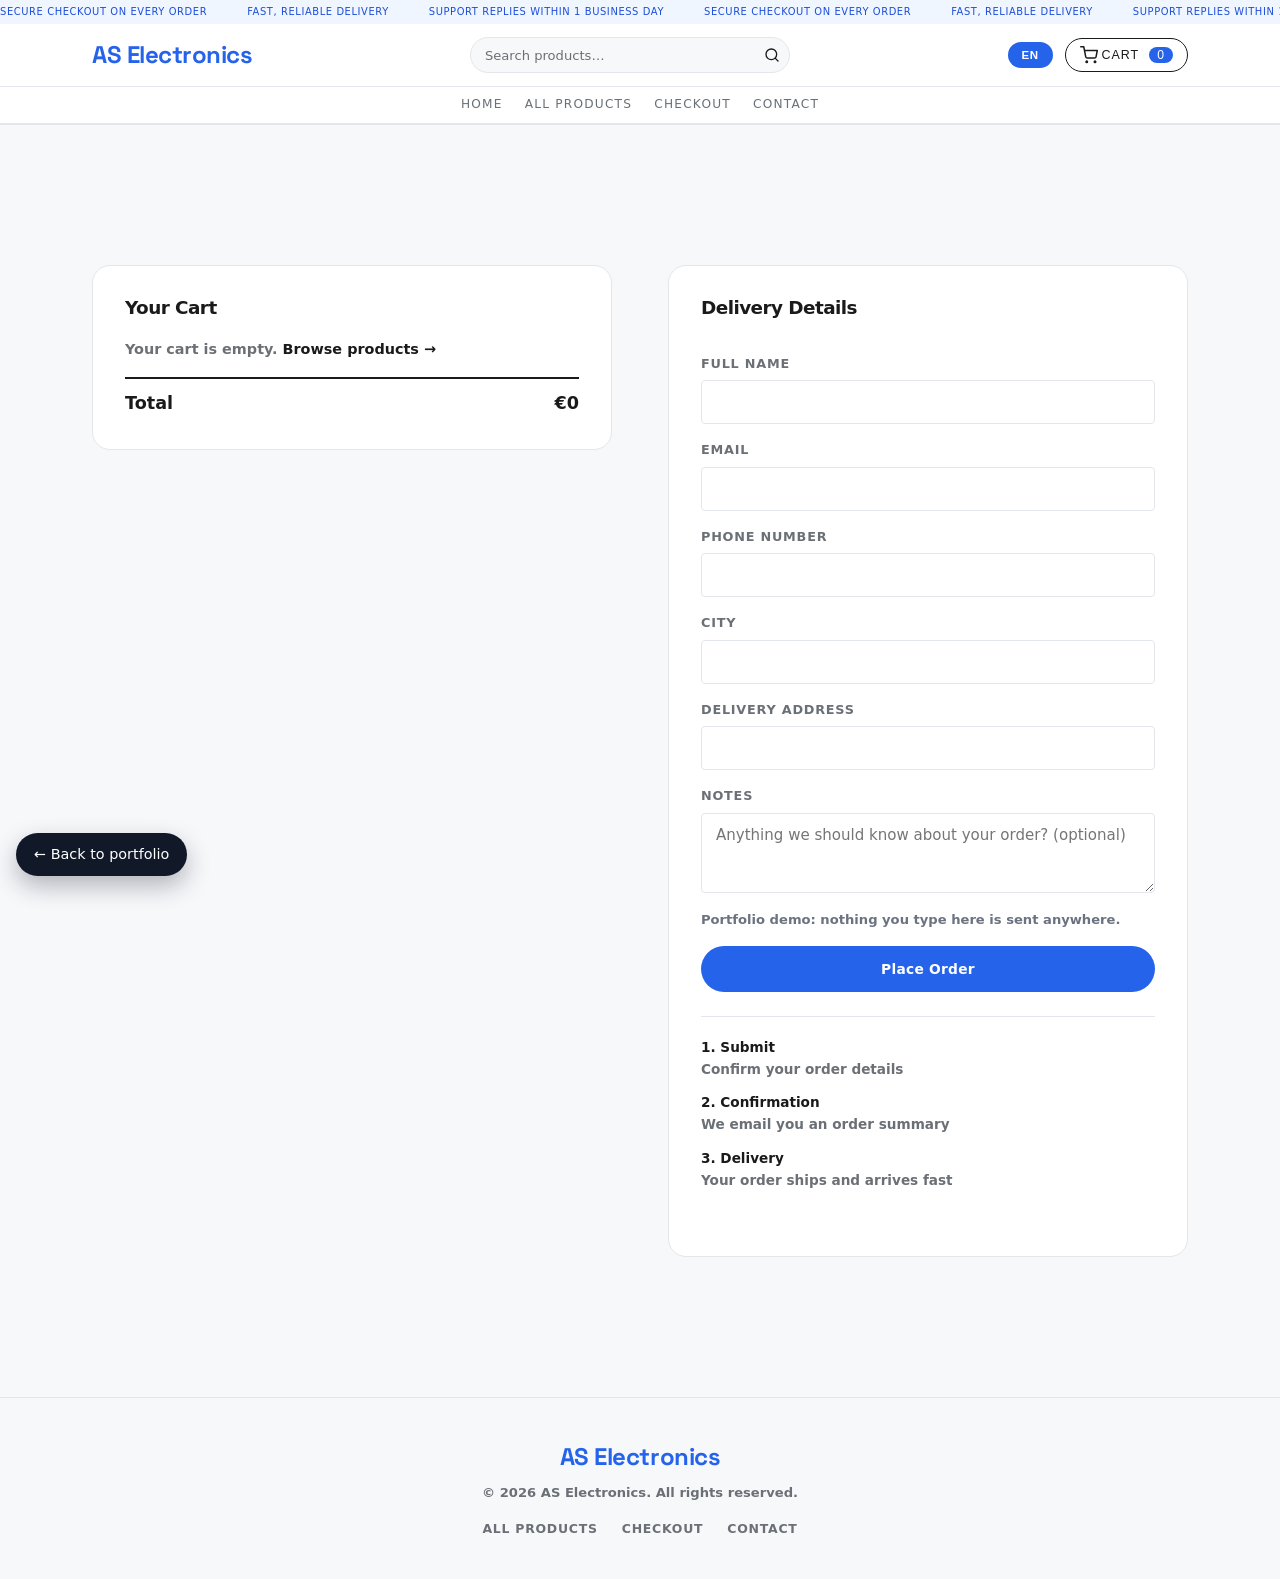
<file: projects/as-electronics/checkout.html>
<!DOCTYPE html>
<html lang="en">
<head>
  <meta charset="UTF-8">
  <meta name="viewport" content="width=device-width, initial-scale=1.0">
  <title>Checkout — AS Electronics</title>
  <link rel="preconnect" href="https://fonts.googleapis.com">
  <link rel="preconnect" href="https://fonts.gstatic.com" crossorigin>
  <link href="https://fonts.googleapis.com/css2?family=Fraunces:ital,wght@0,500;0,600;1,500&family=Inter:wght@400;500;600;700&family=Space+Grotesk:wght@700&display=swap" rel="stylesheet">
  <link rel="stylesheet" href="assets/styles.css">
</head>
<body>

  <div class="promo-ticker">
    <div class="promo-ticker-track">
      <span data-i18n="ticker_1">Secure checkout on every order</span>
      <span data-i18n="ticker_2">Fast, reliable delivery</span>
      <span data-i18n="ticker_3">Support replies within 1 business day</span>
      <span data-i18n="ticker_1">Secure checkout on every order</span>
      <span data-i18n="ticker_2">Fast, reliable delivery</span>
      <span data-i18n="ticker_3">Support replies within 1 business day</span>
    </div>
  </div>

  <header class="site-header">
    <div class="container header-top">
      <a href="index.html" class="logo">AS Electronics</a>

      <form class="header-search" id="header-search" role="search">
        <input type="search" name="q" data-i18n-placeholder="search_placeholder" placeholder="Search products…">
        <button type="submit" aria-label="Search"><svg width="16" height="16" viewBox="0 0 24 24" fill="none" stroke="currentColor" stroke-width="2" stroke-linecap="round" stroke-linejoin="round" aria-hidden="true"><circle cx="11" cy="11" r="8"></circle><line x1="21" y1="21" x2="16.65" y2="16.65"></line></svg></button>
      </form>

      <div class="header-actions">
        <button class="search-toggle" id="search-toggle" type="button" aria-label="Toggle search" aria-expanded="false">
          <svg width="18" height="18" viewBox="0 0 24 24" fill="none" stroke="currentColor" stroke-width="2" stroke-linecap="round" stroke-linejoin="round" aria-hidden="true"><circle cx="11" cy="11" r="8"></circle><line x1="21" y1="21" x2="16.65" y2="16.65"></line></svg>
        </button>
        <button class="lang-toggle" id="lang-toggle" type="button">EN</button>
        <button class="cart-btn" id="cart-btn" aria-label="Go to checkout">
          <svg width="18" height="18" viewBox="0 0 24 24" fill="none" stroke="currentColor" stroke-width="2" stroke-linecap="round" stroke-linejoin="round" aria-hidden="true"><circle cx="9" cy="21" r="1"></circle><circle cx="20" cy="21" r="1"></circle><path d="M1 1h4l2.68 13.39a2 2 0 0 0 2 1.61h9.72a2 2 0 0 0 2-1.61L23 6H6"></path></svg>
          <span class="cart-label-text" data-i18n="cart_label">Cart</span> <span class="cart-count" id="cart-count">0</span>
        </button>
        <button class="nav-toggle" id="nav-toggle" aria-label="Toggle menu" aria-expanded="false">
          <span></span><span></span><span></span>
        </button>
      </div>
    </div>

    <nav class="main-nav" id="main-nav">
      <div class="main-nav-inner container">
        <span class="nav-menu-label" data-i18n="nav_menu_label">Menu</span>
        <a href="index.html" data-i18n="nav_home">Home</a>
        <div class="nav-item-dropdown">
          <a href="products.html" data-i18n="nav_all_products">All Products</a>
          <button class="nav-dropdown-toggle" type="button" aria-label="Toggle category list" aria-expanded="false">
            <svg width="12" height="12" viewBox="0 0 24 24" fill="none" stroke="currentColor" stroke-width="2" stroke-linecap="round" stroke-linejoin="round" aria-hidden="true"><polyline points="6 9 12 15 18 9"></polyline></svg>
          </button>
          <div class="nav-dropdown" id="nav-categories-menu"></div>
        </div>
        <a href="checkout.html" data-i18n="nav_checkout">Checkout</a>
        <a href="contact.html" data-i18n="nav_contact">Contact</a>
        <p class="nav-tagline">AS Electronics</p>
      </div>
    </nav>
  </header>

  <main>
    <section class="checkout-section">
      <div class="container">
        <div class="checkout-grid">
          <div class="cart-panel">
            <h3 data-i18n="your_cart">Your Cart</h3>
            <ul class="cart-list" id="cart-list"></ul>
            <div class="cart-total">
              <span data-i18n="total_label">Total</span>
              <strong id="cart-total-amount">€0</strong>
            </div>
          </div>

          <form class="checkout-form" id="checkout-form">
            <input type="hidden" name="order_details" id="order-details-field">

            <h3 data-i18n="delivery_details">Delivery Details</h3>
            <label><span data-i18n="full_name">Full name</span> <input type="text" name="name" required></label>
            <label><span data-i18n="email_label">Email</span> <input type="email" name="email" required></label>
            <label><span data-i18n="phone_label">Phone number</span> <input type="tel" name="phone" required></label>
            <label><span data-i18n="city_label">City</span> <input type="text" name="city" required></label>
            <label><span data-i18n="delivery_address">Delivery address</span> <input type="text" name="address" required></label>
            <label><span data-i18n="notes_label">Notes</span> <textarea name="notes" rows="3" data-i18n-placeholder="notes_placeholder" placeholder="Anything we should know about your order? (optional)"></textarea></label>
            <p class="demo-note" data-i18n="demo_note">Portfolio demo: nothing you type here is sent anywhere.</p>
            <button type="submit" class="btn btn-primary" data-i18n="place_order">Place Order</button>

            <ol class="order-steps">
              <li><strong data-i18n="step1_title">1. Submit</strong><span data-i18n="step1_desc">Confirm your order details</span></li>
              <li><strong data-i18n="step2_title">2. Confirmation</strong><span data-i18n="step2_desc">We email you an order summary</span></li>
              <li><strong data-i18n="step3_title">3. Delivery</strong><span data-i18n="step3_desc">Your order ships and arrives fast</span></li>
            </ol>

            <p class="form-status" id="checkout-status" role="status"></p>
          </form>
        </div>
      </div>
    </section>
  </main>

  <footer class="site-footer">
    <div class="container footer-inner">
      <div>
        <a href="index.html" class="logo">AS Electronics</a>
        <p>© <span id="year"></span> AS Electronics. <span data-i18n="footer_rights">All rights reserved.</span></p>
      </div>
      <div class="footer-links">
        <a href="products.html" data-i18n="nav_all_products">All Products</a>
        <a href="checkout.html" data-i18n="nav_checkout">Checkout</a>
        <a href="contact.html" data-i18n="nav_contact">Contact</a>
      </div>
    </div>
  </footer>

  <script src="assets/products-data.js"></script>
  <script src="assets/i18n.js"></script>
  <script src="assets/store.js"></script>
  <script>
    const cartListEl = document.getElementById("cart-list");
    const totalEl = document.getElementById("cart-total-amount");

    function renderCartPage() {
      const cart = readCart();
      const entries = Object.entries(cart);

      if (entries.length === 0) {
        cartListEl.innerHTML = `<li class="cart-empty">${t("cart_empty_msg")} <a href="products.html">${t("browse_products_link")}</a></li>`;
      } else {
        cartListEl.innerHTML = entries.map(([slug, qty]) => {
          const item = getCartItem(slug);
          if (!item) return "";
          return `
            <li class="cart-line">
              <span><span class="cart-line-name">${item.name}</span><span class="cart-line-qty">x${qty}</span></span>
              <span style="display:flex; align-items:center; gap:12px;">
                ${formatEuro(item.price * qty)}
                <button class="cart-line-remove" data-slug="${slug}" type="button">${t("remove_label")}</button>
              </span>
            </li>
          `;
        }).join("");
      }

      totalEl.textContent = formatEuro(cartTotal());
    }

    cartListEl.addEventListener("click", (event) => {
      if (event.target.classList.contains("cart-line-remove")) {
        removeFromCart(event.target.dataset.slug);
        renderCartPage();
      }
    });

    renderCartPage();

    const checkoutForm = document.getElementById("checkout-form");
    const checkoutStatus = document.getElementById("checkout-status");

    function buildOrderDetails() {
      const cart = readCart();
      const lines = Object.entries(cart).map(([slug, qty]) => {
        const item = getCartItem(slug);
        if (!item) return "";
        return `${item.name} x${qty} — ${formatEuro(item.price * qty)}`;
      }).filter(Boolean);
      lines.push(`Total: ${formatEuro(cartTotal())}`);
      return lines.join("\n");
    }

    checkoutForm.addEventListener("submit", async (event) => {
      event.preventDefault();
      if (cartItemCount() === 0) {
        checkoutStatus.textContent = t("checkout_empty_error");
        return;
      }

      document.getElementById("order-details-field").value = buildOrderDetails();

      const submitBtn = checkoutForm.querySelector("button[type=submit]");
      submitBtn.disabled = true;
      checkoutStatus.textContent = t("checkout_submitting") || "Submitting…";

      try {
        const result = await demoSend(); // portfolio copy: the order never leaves the browser

        if (result.success) {
          checkoutStatus.textContent = t("checkout_success");
          clearCart();
          renderCartPage();
          checkoutForm.reset();
        } else {
          checkoutStatus.textContent = t("checkout_error") || "Something went wrong. Please try again.";
        }
      } catch (err) {
        checkoutStatus.textContent = t("checkout_error") || "Something went wrong. Please try again.";
      } finally {
        submitBtn.disabled = false;
      }
    });
  </script>
</body>
</html>
</file>
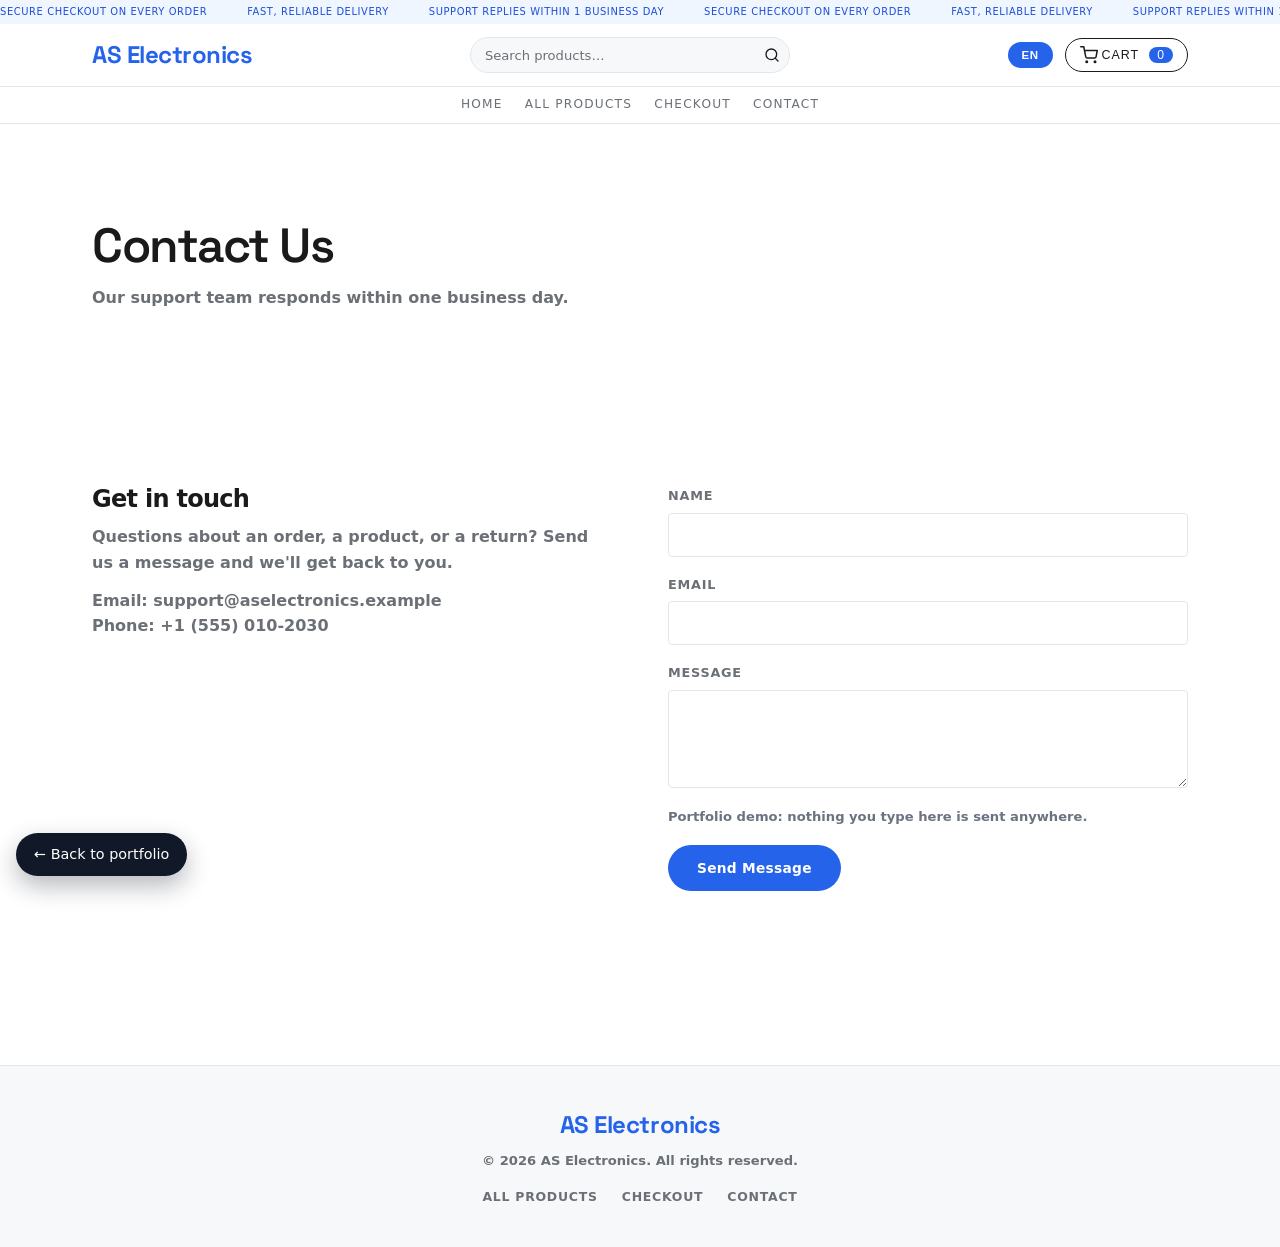
<file: projects/as-electronics/contact.html>
<!DOCTYPE html>
<html lang="en">
<head>
  <meta charset="UTF-8">
  <meta name="viewport" content="width=device-width, initial-scale=1.0">
  <title>Contact — AS Electronics</title>
  <link rel="preconnect" href="https://fonts.googleapis.com">
  <link rel="preconnect" href="https://fonts.gstatic.com" crossorigin>
  <link href="https://fonts.googleapis.com/css2?family=Fraunces:ital,wght@0,500;0,600;1,500&family=Inter:wght@400;500;600;700&family=Space+Grotesk:wght@700&display=swap" rel="stylesheet">
  <link rel="stylesheet" href="assets/styles.css">
</head>
<body>

  <div class="promo-ticker">
    <div class="promo-ticker-track">
      <span data-i18n="ticker_1">Secure checkout on every order</span>
      <span data-i18n="ticker_2">Fast, reliable delivery</span>
      <span data-i18n="ticker_3">Support replies within 1 business day</span>
      <span data-i18n="ticker_1">Secure checkout on every order</span>
      <span data-i18n="ticker_2">Fast, reliable delivery</span>
      <span data-i18n="ticker_3">Support replies within 1 business day</span>
    </div>
  </div>

  <header class="site-header">
    <div class="container header-top">
      <a href="index.html" class="logo">AS Electronics</a>

      <form class="header-search" id="header-search" role="search">
        <input type="search" name="q" data-i18n-placeholder="search_placeholder" placeholder="Search products…">
        <button type="submit" aria-label="Search"><svg width="16" height="16" viewBox="0 0 24 24" fill="none" stroke="currentColor" stroke-width="2" stroke-linecap="round" stroke-linejoin="round" aria-hidden="true"><circle cx="11" cy="11" r="8"></circle><line x1="21" y1="21" x2="16.65" y2="16.65"></line></svg></button>
      </form>

      <div class="header-actions">
        <button class="search-toggle" id="search-toggle" type="button" aria-label="Toggle search" aria-expanded="false">
          <svg width="18" height="18" viewBox="0 0 24 24" fill="none" stroke="currentColor" stroke-width="2" stroke-linecap="round" stroke-linejoin="round" aria-hidden="true"><circle cx="11" cy="11" r="8"></circle><line x1="21" y1="21" x2="16.65" y2="16.65"></line></svg>
        </button>
        <button class="lang-toggle" id="lang-toggle" type="button">EN</button>
        <button class="cart-btn" id="cart-btn" aria-label="Go to checkout">
          <svg width="18" height="18" viewBox="0 0 24 24" fill="none" stroke="currentColor" stroke-width="2" stroke-linecap="round" stroke-linejoin="round" aria-hidden="true"><circle cx="9" cy="21" r="1"></circle><circle cx="20" cy="21" r="1"></circle><path d="M1 1h4l2.68 13.39a2 2 0 0 0 2 1.61h9.72a2 2 0 0 0 2-1.61L23 6H6"></path></svg>
          <span class="cart-label-text" data-i18n="cart_label">Cart</span> <span class="cart-count" id="cart-count">0</span>
        </button>
        <button class="nav-toggle" id="nav-toggle" aria-label="Toggle menu" aria-expanded="false">
          <span></span><span></span><span></span>
        </button>
      </div>
    </div>

    <nav class="main-nav" id="main-nav">
      <div class="main-nav-inner container">
        <span class="nav-menu-label" data-i18n="nav_menu_label">Menu</span>
        <a href="index.html" data-i18n="nav_home">Home</a>
        <div class="nav-item-dropdown">
          <a href="products.html" data-i18n="nav_all_products">All Products</a>
          <button class="nav-dropdown-toggle" type="button" aria-label="Toggle category list" aria-expanded="false">
            <svg width="12" height="12" viewBox="0 0 24 24" fill="none" stroke="currentColor" stroke-width="2" stroke-linecap="round" stroke-linejoin="round" aria-hidden="true"><polyline points="6 9 12 15 18 9"></polyline></svg>
          </button>
          <div class="nav-dropdown" id="nav-categories-menu"></div>
        </div>
        <a href="checkout.html" data-i18n="nav_checkout">Checkout</a>
        <a href="contact.html" data-i18n="nav_contact">Contact</a>
        <p class="nav-tagline">AS Electronics</p>
      </div>
    </nav>
  </header>

  <main>
    <section class="page-header">
      <div class="container">
        <h1 data-i18n="contact_heading">Contact Us</h1>
        <p data-i18n="contact_sub">Our support team responds within one business day.</p>
      </div>
    </section>

    <section class="contact-section">
      <div class="container contact-inner">
        <div class="contact-copy">
          <h2 data-i18n="get_in_touch">Get in touch</h2>
          <p data-i18n="contact_copy_desc">Questions about an order, a product, or a return? Send us a message and we'll get back to you.</p>
          <p><strong>Email:</strong> support@aselectronics.example<br><strong>Phone:</strong> +1 (555) 010-2030</p>
        </div>
        <form class="contact-form" id="contact-form">
          <label><span data-i18n="name_label">Name</span> <input type="text" name="name" required></label>
          <label><span data-i18n="email_label">Email</span> <input type="email" name="email" required></label>
          <label><span data-i18n="message_label">Message</span> <textarea name="message" rows="4" required></textarea></label>
          <p class="demo-note" data-i18n="demo_note">Portfolio demo: nothing you type here is sent anywhere.</p>
          <button type="submit" class="btn btn-primary" data-i18n="send_message">Send Message</button>
          <p class="form-status" id="form-status" role="status"></p>
        </form>
      </div>
    </section>
  </main>

  <footer class="site-footer">
    <div class="container footer-inner">
      <div>
        <a href="index.html" class="logo">AS Electronics</a>
        <p>© <span id="year"></span> AS Electronics. <span data-i18n="footer_rights">All rights reserved.</span></p>
      </div>
      <div class="footer-links">
        <a href="products.html" data-i18n="nav_all_products">All Products</a>
        <a href="checkout.html" data-i18n="nav_checkout">Checkout</a>
        <a href="contact.html" data-i18n="nav_contact">Contact</a>
      </div>
    </div>
  </footer>

  <script src="assets/products-data.js"></script>
  <script src="assets/i18n.js"></script>
  <script src="assets/store.js"></script>
</body>
</html>
</file>
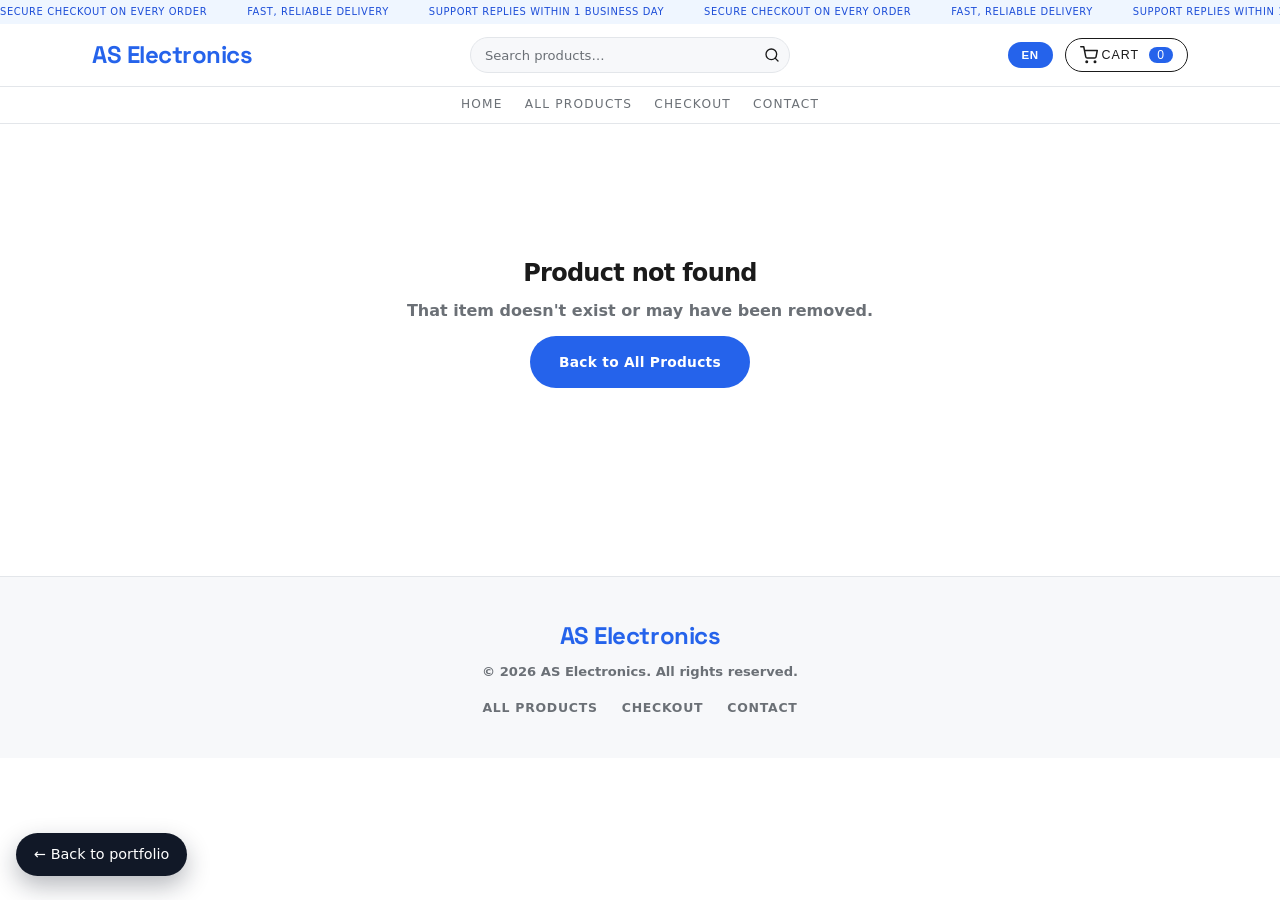
<file: projects/as-electronics/product.html>
<!DOCTYPE html>
<html lang="en">
<head>
  <meta charset="UTF-8">
  <meta name="viewport" content="width=device-width, initial-scale=1.0">
  <title id="page-title">Product — AS Electronics</title>
  <link rel="preconnect" href="https://fonts.googleapis.com">
  <link rel="preconnect" href="https://fonts.gstatic.com" crossorigin>
  <link href="https://fonts.googleapis.com/css2?family=Fraunces:ital,wght@0,500;0,600;1,500&family=Inter:wght@400;500;600;700&family=Space+Grotesk:wght@700&display=swap" rel="stylesheet">
  <link rel="stylesheet" href="assets/styles.css">
</head>
<body>

  <div class="promo-ticker">
    <div class="promo-ticker-track">
      <span data-i18n="ticker_1">Secure checkout on every order</span>
      <span data-i18n="ticker_2">Fast, reliable delivery</span>
      <span data-i18n="ticker_3">Support replies within 1 business day</span>
      <span data-i18n="ticker_1">Secure checkout on every order</span>
      <span data-i18n="ticker_2">Fast, reliable delivery</span>
      <span data-i18n="ticker_3">Support replies within 1 business day</span>
    </div>
  </div>

  <header class="site-header">
    <div class="container header-top">
      <a href="index.html" class="logo">AS Electronics</a>

      <form class="header-search" id="header-search" role="search">
        <input type="search" name="q" data-i18n-placeholder="search_placeholder" placeholder="Search products…">
        <button type="submit" aria-label="Search"><svg width="16" height="16" viewBox="0 0 24 24" fill="none" stroke="currentColor" stroke-width="2" stroke-linecap="round" stroke-linejoin="round" aria-hidden="true"><circle cx="11" cy="11" r="8"></circle><line x1="21" y1="21" x2="16.65" y2="16.65"></line></svg></button>
      </form>

      <div class="header-actions">
        <button class="search-toggle" id="search-toggle" type="button" aria-label="Toggle search" aria-expanded="false">
          <svg width="18" height="18" viewBox="0 0 24 24" fill="none" stroke="currentColor" stroke-width="2" stroke-linecap="round" stroke-linejoin="round" aria-hidden="true"><circle cx="11" cy="11" r="8"></circle><line x1="21" y1="21" x2="16.65" y2="16.65"></line></svg>
        </button>
        <button class="lang-toggle" id="lang-toggle" type="button">EN</button>
        <button class="cart-btn" id="cart-btn" aria-label="Go to checkout">
          <svg width="18" height="18" viewBox="0 0 24 24" fill="none" stroke="currentColor" stroke-width="2" stroke-linecap="round" stroke-linejoin="round" aria-hidden="true"><circle cx="9" cy="21" r="1"></circle><circle cx="20" cy="21" r="1"></circle><path d="M1 1h4l2.68 13.39a2 2 0 0 0 2 1.61h9.72a2 2 0 0 0 2-1.61L23 6H6"></path></svg>
          <span class="cart-label-text" data-i18n="cart_label">Cart</span> <span class="cart-count" id="cart-count">0</span>
        </button>
        <button class="nav-toggle" id="nav-toggle" aria-label="Toggle menu" aria-expanded="false">
          <span></span><span></span><span></span>
        </button>
      </div>
    </div>

    <nav class="main-nav" id="main-nav">
      <div class="main-nav-inner container">
        <span class="nav-menu-label" data-i18n="nav_menu_label">Menu</span>
        <a href="index.html" data-i18n="nav_home">Home</a>
        <div class="nav-item-dropdown">
          <a href="products.html" data-i18n="nav_all_products">All Products</a>
          <button class="nav-dropdown-toggle" type="button" aria-label="Toggle category list" aria-expanded="false">
            <svg width="12" height="12" viewBox="0 0 24 24" fill="none" stroke="currentColor" stroke-width="2" stroke-linecap="round" stroke-linejoin="round" aria-hidden="true"><polyline points="6 9 12 15 18 9"></polyline></svg>
          </button>
          <div class="nav-dropdown" id="nav-categories-menu"></div>
        </div>
        <a href="checkout.html" data-i18n="nav_checkout">Checkout</a>
        <a href="contact.html" data-i18n="nav_contact">Contact</a>
        <p class="nav-tagline">AS Electronics</p>
      </div>
    </nav>
  </header>

  <main>
    <section class="product-detail-section">
      <div class="container">
        <p class="breadcrumb" id="breadcrumb"></p>

        <div id="product-detail"></div>

        <div class="related-block" id="related-block" hidden>
          <h2 data-i18n="related_heading">You might also like</h2>
          <div class="product-grid" id="related-grid"></div>
        </div>
      </div>
    </section>
  </main>

  <footer class="site-footer">
    <div class="container footer-inner">
      <div>
        <a href="index.html" class="logo">AS Electronics</a>
        <p>© <span id="year"></span> AS Electronics. <span data-i18n="footer_rights">All rights reserved.</span></p>
      </div>
      <div class="footer-links">
        <a href="products.html" data-i18n="nav_all_products">All Products</a>
        <a href="checkout.html" data-i18n="nav_checkout">Checkout</a>
        <a href="contact.html" data-i18n="nav_contact">Contact</a>
      </div>
    </div>
  </footer>

  <script src="assets/products-data.js"></script>
  <script src="assets/i18n.js"></script>
  <script src="assets/store.js"></script>
  <script>
    const slug = new URLSearchParams(window.location.search).get("slug");
    const product = getProductBySlug(slug);
    const detailEl = document.getElementById("product-detail");
    const breadcrumbEl = document.getElementById("breadcrumb");

    if (!product) {
      detailEl.innerHTML = `
        <div class="not-found">
          <h1>${t("not_found_heading")}</h1>
          <p>${t("not_found_desc")}</p>
          <a href="products.html" class="btn btn-primary">${t("back_to_products")}</a>
        </div>
      `;
    } else {
      document.getElementById("page-title").textContent = localizedName(product) + " — AS Electronics";
      const category = getCategoryBySlug(product.category);
      breadcrumbEl.innerHTML = `
        <a href="products.html">${t("nav_all_products")}</a> ›
        <a href="products.html?cat=${product.category}">${localizedCategoryName(category)}</a> ›
        <span>${localizedName(product)}</span>
      `;

      const cyclableVariants = product.variants ? product.variants.filter((v) => v.image) : [];

      detailEl.innerHTML = `
        <div class="product-detail-grid">
          <div class="product-detail-media">
            <div class="product-detail-thumb" id="detail-thumb"${thumbStyle(product)}>${product.image ? "" : product.icon}</div>
            ${cyclableVariants.length > 1 ? `
            <button type="button" class="detail-thumb-arrow detail-thumb-arrow-prev" id="detail-thumb-prev" aria-label="Previous color">
              <svg width="18" height="18" viewBox="0 0 24 24" fill="none" stroke="currentColor" stroke-width="2" stroke-linecap="round" stroke-linejoin="round" aria-hidden="true"><polyline points="15 18 9 12 15 6"></polyline></svg>
            </button>
            <button type="button" class="detail-thumb-arrow detail-thumb-arrow-next" id="detail-thumb-next" aria-label="Next color">
              <svg width="18" height="18" viewBox="0 0 24 24" fill="none" stroke="currentColor" stroke-width="2" stroke-linecap="round" stroke-linejoin="round" aria-hidden="true"><polyline points="9 18 15 12 9 6"></polyline></svg>
            </button>` : ""}
            ${product.image && product.images ? `
            <div class="product-gallery">
              ${[product.image, ...product.images].map((src, i) => `
                <button type="button" class="product-gallery-thumb${i === 0 ? " active" : ""}" data-src="${src}" style="background-image:url('${src}')" aria-label="${localizedName(product)} ${i + 1}"></button>
              `).join("")}
            </div>` : ""}
          </div>
          <div class="product-detail-info">
            <p class="eyebrow">${localizedCategoryName(category)}</p>
            <div class="product-title-row">
              <h1>${localizedName(product)}</h1>
              <button type="button" class="desc-toggle" id="desc-toggle" aria-label="Toggle description" aria-expanded="false">
                <svg width="18" height="18" viewBox="0 0 24 24" fill="none" stroke="currentColor" stroke-width="2" stroke-linecap="round" stroke-linejoin="round" aria-hidden="true"><polyline points="6 9 12 15 18 9"></polyline></svg>
              </button>
            </div>
            ${product.condition ? `<span class="condition-badge condition-badge-inline">${localizedCondition(product)}</span>` : ""}
            <p class="product-detail-desc" id="product-detail-desc">${localizedLong(product)}</p>
            <span class="price price-large" id="detail-price">${formatEuro(product.price)}${product.originalPrice ? ` <span class="price-original">${formatEuro(product.originalPrice)}</span>` : ""}</span>
            ${product.originalPrice ? `<p class="save-note">${t("you_save").replace("{amount}", formatEuro(product.originalPrice - product.price))}</p>` : ""}

            ${product.variants ? `
            <div class="variant-row">
              <label class="variant-label" for="variant-select">${product["variant_label_" + getLang()] || product.variant_label}</label>
              ${product.variants.length > 4 ? `
              <select id="variant-select" class="variant-select">
                ${product.variants.map((v) => `<option value="${v.id}">${v.label}</option>`).join("")}
              </select>` : `
              <div class="variant-options">
                ${product.variants.map((v, i) => `
                  <button type="button" class="variant-btn${i === 0 ? " active" : ""}" data-variant="${v.id}">${v.label}</button>
                `).join("")}
              </div>`}
            </div>` : ""}

            ${product.variants2 ? `
            <div class="variant-row">
              <label class="variant-label" for="variant2-select">${product["variant2_label_" + getLang()] || product.variant2_label}</label>
              ${product.variants2.length > 4 ? `
              <select id="variant2-select" class="variant-select">
                ${product.variants2.map((v) => `<option value="${v.id}">${v.label}</option>`).join("")}
              </select>` : `
              <div class="variant-options">
                ${product.variants2.map((v, i) => `
                  <button type="button" class="variant2-btn${i === 0 ? " active" : ""}" data-variant2="${v.id}">${v.label}</button>
                `).join("")}
              </div>`}
            </div>` : ""}

            <div class="qty-row">
              <label for="qty">${t("quantity_label")}</label>
              <div class="qty-selector">
                <button type="button" id="qty-minus" aria-label="Decrease quantity">−</button>
                <input type="number" id="qty" value="1" min="1" max="20">
                <button type="button" id="qty-plus" aria-label="Increase quantity">+</button>
              </div>
            </div>

            <button class="btn btn-primary" id="detail-add-btn" type="button">${t("add_to_cart")}</button>
            <p class="form-status" id="detail-status" role="status"></p>
            <p class="delivery-note">${estimatedDeliveryText()}</p>

            <div class="trust-badges">
              <div class="trust-badge">
                <span class="trust-badge-icon">🔒</span>
                <div><strong>${t("trust_secure_title")}</strong><span>${t("trust_secure_desc")}</span></div>
              </div>
              <div class="trust-badge">
                <span class="trust-badge-icon">🚚</span>
                <div><strong>${t("trust_delivery_title")}</strong><span>${t("trust_delivery_desc")}</span></div>
              </div>
              <div class="trust-badge">
                <span class="trust-badge-icon">💬</span>
                <div><strong>${t("trust_support_title")}</strong><span>${t("trust_support_desc")}</span></div>
              </div>
            </div>
          </div>
        </div>

        <div class="specs-block" id="specs-block" hidden>
          <h2>${t("product_details_heading")}</h2>
          <table class="specs-table" id="specs-table"></table>
        </div>
      `;

      document.querySelectorAll(".product-gallery-thumb").forEach((btn) => {
        btn.addEventListener("click", () => {
          document.getElementById("detail-thumb").style.backgroundImage = `url('${btn.dataset.src}')`;
          document.querySelectorAll(".product-gallery-thumb").forEach((b) => b.classList.toggle("active", b === btn));
        });
      });

      const descToggle = document.getElementById("desc-toggle");
      const detailDesc = document.getElementById("product-detail-desc");
      if (descToggle && detailDesc) {
        descToggle.addEventListener("click", () => {
          const isOpen = detailDesc.classList.toggle("open");
          descToggle.classList.toggle("open", isOpen);
          descToggle.setAttribute("aria-expanded", String(isOpen));
        });
      }

      const qtyInput = document.getElementById("qty");
      document.getElementById("qty-minus").addEventListener("click", () => {
        qtyInput.value = Math.max(1, parseInt(qtyInput.value || "1", 10) - 1);
      });
      document.getElementById("qty-plus").addEventListener("click", () => {
        qtyInput.value = Math.min(20, parseInt(qtyInput.value || "1", 10) + 1);
      });

      let selectedVariant = product.variants ? product.variants[0] : null;
      const selectVariant = (id) => {
        selectedVariant = product.variants.find((v) => v.id === id);
        document.getElementById("detail-price").textContent = formatEuro(selectedVariant.price);
        if (selectedVariant.image) {
          document.getElementById("detail-thumb").style.backgroundImage = `url('${selectedVariant.image}')`;
        }
      };
      const variantSelect = document.getElementById("variant-select");
      const syncVariantUI = (id) => {
        selectVariant(id);
        if (variantSelect) variantSelect.value = id;
        document.querySelectorAll(".variant-btn").forEach((b) => b.classList.toggle("active", b.dataset.variant === id));
      };
      document.querySelectorAll(".variant-btn").forEach((btn) => {
        btn.addEventListener("click", () => syncVariantUI(btn.dataset.variant));
      });
      if (variantSelect) variantSelect.addEventListener("change", () => syncVariantUI(variantSelect.value));

      const thumbPrev = document.getElementById("detail-thumb-prev");
      const thumbNext = document.getElementById("detail-thumb-next");
      if (thumbPrev && thumbNext) {
        const cycleVariant = (direction) => {
          const idx = cyclableVariants.findIndex((v) => v.id === selectedVariant.id);
          const nextIdx = (idx + direction + cyclableVariants.length) % cyclableVariants.length;
          syncVariantUI(cyclableVariants[nextIdx].id);
        };
        thumbPrev.addEventListener("click", () => cycleVariant(-1));
        thumbNext.addEventListener("click", () => cycleVariant(1));
      }

      let selectedVariant2 = product.variants2 ? product.variants2[0] : null;
      const selectVariant2 = (id) => {
        selectedVariant2 = product.variants2.find((v) => v.id === id);
      };
      document.querySelectorAll(".variant2-btn").forEach((btn) => {
        btn.addEventListener("click", () => {
          selectVariant2(btn.dataset.variant2);
          document.querySelectorAll(".variant2-btn").forEach((b) => b.classList.toggle("active", b === btn));
        });
      });
      const variant2Select = document.getElementById("variant2-select");
      if (variant2Select) variant2Select.addEventListener("change", () => selectVariant2(variant2Select.value));

      document.getElementById("detail-add-btn").addEventListener("click", () => {
        const qty = Math.max(1, parseInt(qtyInput.value || "1", 10));
        const keyParts = [product.slug, selectedVariant ? selectedVariant.id : "", selectedVariant2 ? selectedVariant2.id : ""];
        while (keyParts.length > 1 && keyParts[keyParts.length - 1] === "") keyParts.pop();
        const cartKey = keyParts.join("|");
        addToCart(cartKey, qty);
        document.getElementById("detail-status").textContent =
          t("added_qty_msg").replace("{qty}", qty).replace("{name}", getCartItem(cartKey).name);
      });

      if (product.specs && product.specs.length > 0) {
        document.getElementById("specs-block").hidden = false;
        document.getElementById("specs-table").innerHTML = specsTableHtml(product);
      }

      const related = getRelatedProducts(product, 3);
      if (related.length > 0) {
        document.getElementById("related-block").hidden = false;
        const relatedGrid = document.getElementById("related-grid");
        relatedGrid.innerHTML = related.map(productCardHtml).join("");
        wireAddButtons(relatedGrid);
      }
    }
  </script>
</body>
</html>
</file>
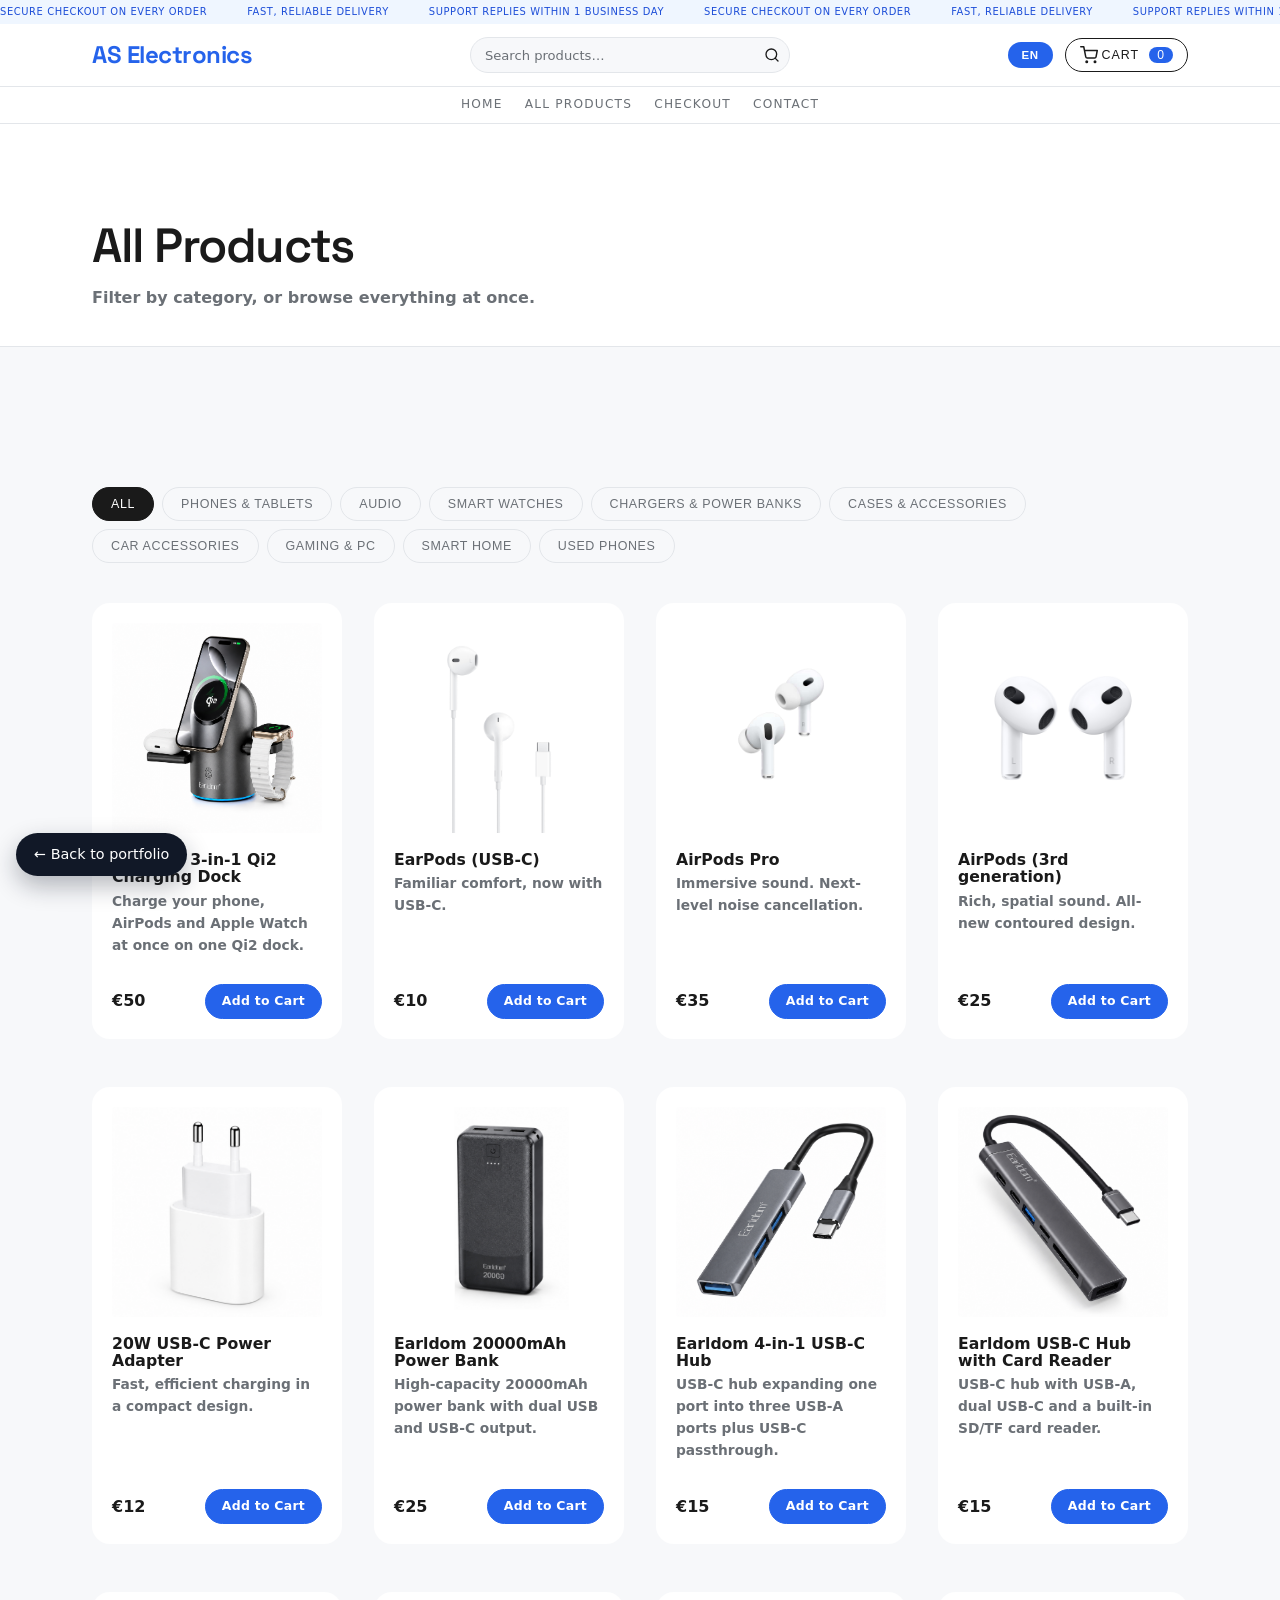
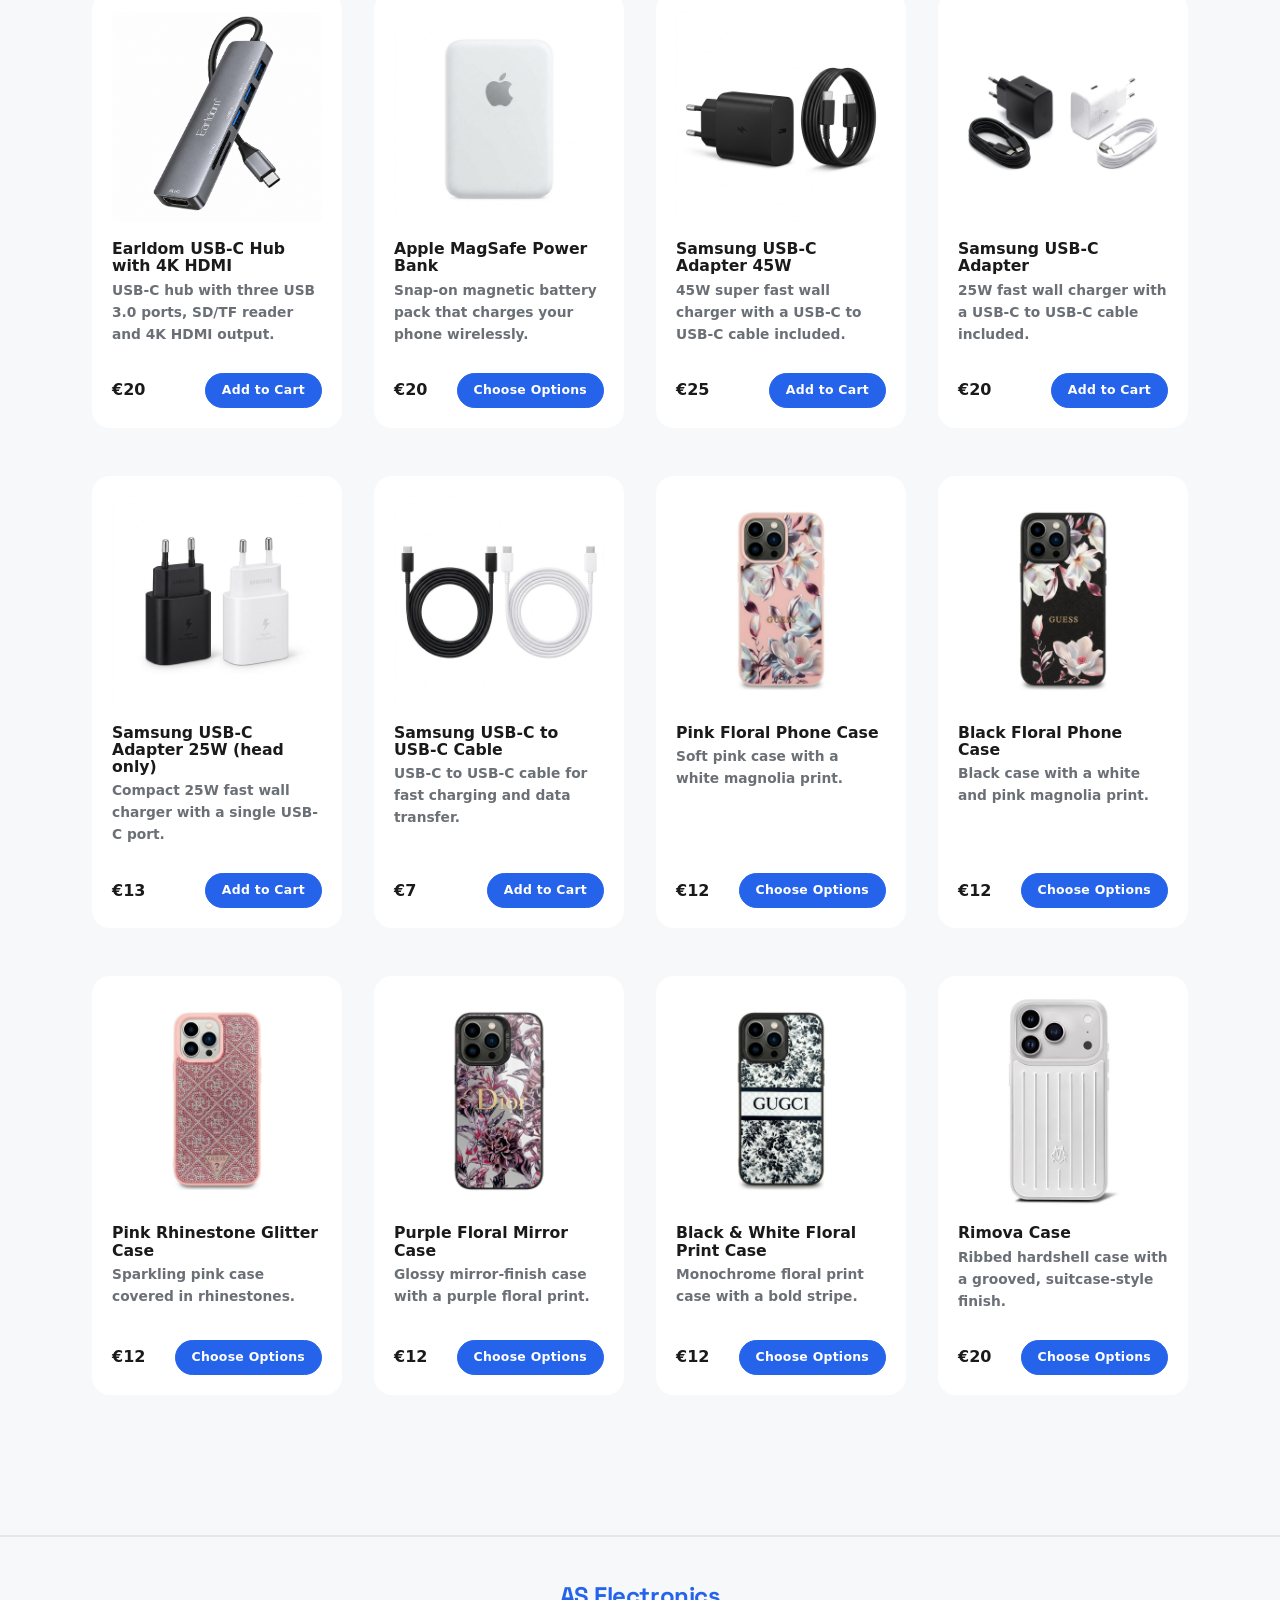
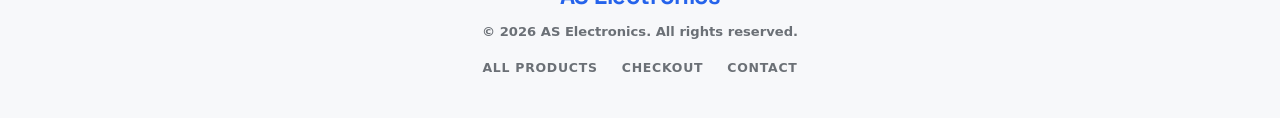
<file: projects/as-electronics/products.html>
<!DOCTYPE html>
<html lang="en">
<head>
  <meta charset="UTF-8">
  <meta name="viewport" content="width=device-width, initial-scale=1.0">
  <title>All Products — AS Electronics</title>
  <meta name="description" content="Browse phones, audio, smart watches, chargers, cases, car accessories, gaming and smart home products at AS Electronics.">
  <link rel="preconnect" href="https://fonts.googleapis.com">
  <link rel="preconnect" href="https://fonts.gstatic.com" crossorigin>
  <link href="https://fonts.googleapis.com/css2?family=Fraunces:ital,wght@0,500;0,600;1,500&family=Inter:wght@400;500;600;700&family=Space+Grotesk:wght@700&display=swap" rel="stylesheet">
  <link rel="stylesheet" href="assets/styles.css">
</head>
<body>

  <div class="promo-ticker">
    <div class="promo-ticker-track">
      <span data-i18n="ticker_1">Secure checkout on every order</span>
      <span data-i18n="ticker_2">Fast, reliable delivery</span>
      <span data-i18n="ticker_3">Support replies within 1 business day</span>
      <span data-i18n="ticker_1">Secure checkout on every order</span>
      <span data-i18n="ticker_2">Fast, reliable delivery</span>
      <span data-i18n="ticker_3">Support replies within 1 business day</span>
    </div>
  </div>

  <header class="site-header">
    <div class="container header-top">
      <a href="index.html" class="logo">AS Electronics</a>

      <form class="header-search" id="header-search" role="search">
        <input type="search" name="q" data-i18n-placeholder="search_placeholder" placeholder="Search products…">
        <button type="submit" aria-label="Search"><svg width="16" height="16" viewBox="0 0 24 24" fill="none" stroke="currentColor" stroke-width="2" stroke-linecap="round" stroke-linejoin="round" aria-hidden="true"><circle cx="11" cy="11" r="8"></circle><line x1="21" y1="21" x2="16.65" y2="16.65"></line></svg></button>
      </form>

      <div class="header-actions">
        <button class="search-toggle" id="search-toggle" type="button" aria-label="Toggle search" aria-expanded="false">
          <svg width="18" height="18" viewBox="0 0 24 24" fill="none" stroke="currentColor" stroke-width="2" stroke-linecap="round" stroke-linejoin="round" aria-hidden="true"><circle cx="11" cy="11" r="8"></circle><line x1="21" y1="21" x2="16.65" y2="16.65"></line></svg>
        </button>
        <button class="lang-toggle" id="lang-toggle" type="button">EN</button>
        <button class="cart-btn" id="cart-btn" aria-label="Go to checkout">
          <svg width="18" height="18" viewBox="0 0 24 24" fill="none" stroke="currentColor" stroke-width="2" stroke-linecap="round" stroke-linejoin="round" aria-hidden="true"><circle cx="9" cy="21" r="1"></circle><circle cx="20" cy="21" r="1"></circle><path d="M1 1h4l2.68 13.39a2 2 0 0 0 2 1.61h9.72a2 2 0 0 0 2-1.61L23 6H6"></path></svg>
          <span class="cart-label-text" data-i18n="cart_label">Cart</span> <span class="cart-count" id="cart-count">0</span>
        </button>
        <button class="nav-toggle" id="nav-toggle" aria-label="Toggle menu" aria-expanded="false">
          <span></span><span></span><span></span>
        </button>
      </div>
    </div>

    <nav class="main-nav" id="main-nav">
      <div class="main-nav-inner container">
        <span class="nav-menu-label" data-i18n="nav_menu_label">Menu</span>
        <a href="index.html" data-i18n="nav_home">Home</a>
        <div class="nav-item-dropdown">
          <a href="products.html" data-i18n="nav_all_products">All Products</a>
          <button class="nav-dropdown-toggle" type="button" aria-label="Toggle category list" aria-expanded="false">
            <svg width="12" height="12" viewBox="0 0 24 24" fill="none" stroke="currentColor" stroke-width="2" stroke-linecap="round" stroke-linejoin="round" aria-hidden="true"><polyline points="6 9 12 15 18 9"></polyline></svg>
          </button>
          <div class="nav-dropdown" id="nav-categories-menu"></div>
        </div>
        <a href="checkout.html" data-i18n="nav_checkout">Checkout</a>
        <a href="contact.html" data-i18n="nav_contact">Contact</a>
        <p class="nav-tagline">AS Electronics</p>
      </div>
    </nav>
  </header>

  <main>
    <section class="page-header">
      <div class="container">
        <h1 data-i18n="all_products_heading">All Products</h1>
        <p data-i18n="all_products_sub">Filter by category, or browse everything at once.</p>
      </div>
    </section>

    <section class="product-section">
      <div class="container">
        <div class="filter-tabs" id="filter-tabs"></div>
        <div class="product-grid" id="product-grid"></div>
        <p class="empty-state" id="empty-state" hidden data-i18n="empty_state">No products in this category yet.</p>
      </div>
    </section>
  </main>

  <footer class="site-footer">
    <div class="container footer-inner">
      <div>
        <a href="index.html" class="logo">AS Electronics</a>
        <p>© <span id="year"></span> AS Electronics. <span data-i18n="footer_rights">All rights reserved.</span></p>
      </div>
      <div class="footer-links">
        <a href="products.html" data-i18n="nav_all_products">All Products</a>
        <a href="checkout.html" data-i18n="nav_checkout">Checkout</a>
        <a href="contact.html" data-i18n="nav_contact">Contact</a>
      </div>
    </div>
  </footer>

  <script src="assets/products-data.js"></script>
  <script src="assets/i18n.js"></script>
  <script src="assets/store.js"></script>
  <script>
    const params = new URLSearchParams(window.location.search);
    let activeCategory = params.get("cat") || "all";
    const searchQuery = (params.get("q") || "").trim().toLowerCase();

    const tabsEl = document.getElementById("filter-tabs");
    const gridEl = document.getElementById("product-grid");
    const emptyEl = document.getElementById("empty-state");

    function renderTabs() {
      const allTabs = [{ slug: "all", name: t("filter_all") }, ...CATEGORIES.map((c) => ({ slug: c.slug, name: localizedCategoryName(c) }))];
      tabsEl.innerHTML = allTabs.map((cat) => `
        <button class="filter-tab ${cat.slug === activeCategory ? "active" : ""}" data-cat="${cat.slug}" type="button">
          ${cat.name}
        </button>
      `).join("");

      tabsEl.querySelectorAll(".filter-tab").forEach((btn) => {
        btn.addEventListener("click", () => {
          activeCategory = btn.dataset.cat;
          const url = new URL(window.location);
          if (activeCategory === "all") url.searchParams.delete("cat");
          else url.searchParams.set("cat", activeCategory);
          window.history.replaceState({}, "", url);
          renderTabs();
          renderGrid();
        });
      });
    }

    function renderGrid() {
      let filtered = activeCategory === "all"
        ? PRODUCTS
        : PRODUCTS.filter((p) => p.category === activeCategory);

      if (searchQuery) {
        filtered = filtered.filter((p) =>
          localizedName(p).toLowerCase().includes(searchQuery) ||
          localizedDesc(p).toLowerCase().includes(searchQuery)
        );
      }

      emptyEl.hidden = filtered.length > 0;
      gridEl.innerHTML = filtered.map(productCardHtml).join("");
      wireAddButtons(gridEl);
    }

    renderTabs();
    renderGrid();
  </script>
</body>
</html>
</file>
<file: style.css>
:root {
  --bg: #0b0b0c;
  --bg-2: #131315;
  --fg: #f2f0ea;
  --muted: #8d8b85;
  --line: rgba(242, 240, 234, .12);
  --accent: #d6ff5c;
  --accent-ink: #0b0b0c;
  --serif: "Instrument Serif", "Times New Roman", serif;
  --sans: "Inter Tight", system-ui, -apple-system, "Segoe UI", sans-serif;
  --mono: "JetBrains Mono", ui-monospace, Consolas, monospace;
  --pad: clamp(20px, 5vw, 72px);
  --ease: cubic-bezier(.2, .7, .2, 1);
}
:root[data-theme="light"] {
  --bg: #f4f2ec;
  --bg-2: #eae7df;
  --fg: #121212;
  --muted: #6d6b66;
  --line: rgba(18, 18, 18, .14);
  --accent: #2b3cff;
  --accent-ink: #ffffff;
}

*, *::before, *::after { box-sizing: border-box; margin: 0; padding: 0; }
html { scroll-behavior: smooth; -webkit-text-size-adjust: 100%; overflow-x: clip; }
body {
  background: var(--bg);
  color: var(--fg);
  font-family: var(--sans);
  font-size: 17px;
  line-height: 1.55;
  -webkit-font-smoothing: antialiased;
  overflow-x: clip;
  transition: background .5s var(--ease), color .5s var(--ease);
}
a { color: inherit; text-decoration: none; }
ul, ol { list-style: none; }
em { font-family: var(--serif); font-style: italic; font-weight: 400; color: var(--accent); }
::selection { background: var(--accent); color: var(--accent-ink); }
.mono { font-family: var(--mono); font-size: 12px; letter-spacing: .08em; text-transform: uppercase; color: var(--muted); }

/* progress + cursor */
.progress { position: fixed; top: 0; left: 0; height: 2px; width: 100%; background: var(--accent); transform-origin: 0 50%; transform: scaleX(0); z-index: 100; }
.cursor { position: fixed; top: 0; left: 0; width: 0; height: 0; pointer-events: none; z-index: 99; display: none; }
.cursor span {
  position: absolute; left: -7px; top: -7px; width: 14px; height: 14px; border-radius: 50%;
  background: #fff; box-shadow: 0 0 0 1px rgba(0, 0, 0, .4); /* white dot on the dark theme, outlined so it shows on bright areas */
  transition: transform .35s var(--ease), background-color .3s, box-shadow .3s;
  display: grid; place-items: center;
}
:root[data-theme="light"] .cursor span { background: #0b0b0c; box-shadow: 0 0 0 1px rgba(255, 255, 255, .7); } /* black dot on the light theme */
.cursor.big span { transform: scale(1.9); } /* the 14px dot grows to about 27px (it used to reach 45px) */
@media (hover: hover) and (pointer: fine) {
  .cursor { display: block; }
  body, a, button { cursor: none; }
}

/* nav */
.nav {
  position: fixed; inset: 0 0 auto 0; z-index: 50;
  display: grid; grid-template-columns: 1fr auto 1fr; align-items: center;
  padding: 18px var(--pad);
  backdrop-filter: blur(14px);
  background: color-mix(in srgb, var(--bg) 70%, transparent);
  border-bottom: 1px solid var(--line);
}
.logo { font-family: var(--serif); font-size: 28px; line-height: 1; }
.logo span { color: var(--accent); }
.nav nav { display: flex; gap: 6px; }
.nav nav a { padding: 8px 14px; border-radius: 99px; font-size: 14px; color: var(--muted); transition: color .3s, background .3s; }
.nav nav a:hover { color: var(--fg); background: var(--bg-2); }
.nav-right { display: flex; justify-content: flex-end; align-items: center; gap: 16px; }
.status { display: flex; align-items: center; gap: 8px; font-size: 13px; color: var(--muted); }
.status i { width: 8px; height: 8px; border-radius: 50%; background: #3ddc84; box-shadow: 0 0 0 0 rgba(61, 220, 132, .6); animation: pulse 2s infinite; }
@keyframes pulse { 70% { box-shadow: 0 0 0 9px rgba(61, 220, 132, 0); } 100% { box-shadow: 0 0 0 0 rgba(61, 220, 132, 0); } }
.theme-toggle { background: none; border: 1px solid var(--line); color: var(--fg); width: 38px; height: 38px; border-radius: 50%; display: grid; place-items: center; transition: transform .4s var(--ease), background .3s; }
.theme-toggle:hover { background: var(--bg-2); transform: rotate(40deg); }

/* sections */
.section { padding: clamp(80px, 12vw, 160px) var(--pad) 0; }
.section-head { display: flex; flex-direction: column; gap: 14px; margin-bottom: clamp(36px, 6vw, 80px); }
.h2 { font-family: var(--serif); font-weight: 400; font-size: clamp(40px, 6vw, 84px); line-height: 1; letter-spacing: -.01em; }
.display { font-family: var(--serif); font-weight: 400; font-size: clamp(48px, 9vw, 148px); line-height: .95; letter-spacing: -.02em; }

/* hero */
.hero { min-height: 100svh; padding: 150px var(--pad) 40px; display: flex; flex-direction: column; justify-content: flex-end; gap: clamp(28px, 5vw, 56px); position: relative; overflow-x: clip; }
.hero::before {
  content: ""; position: absolute; right: -10%; top: 8%; width: 55vw; height: 55vw; max-width: 760px; max-height: 760px; border-radius: 50%;
  background: radial-gradient(circle at 35% 35%, color-mix(in srgb, var(--accent) 38%, transparent), transparent 62%);
  filter: blur(50px); opacity: .55; z-index: -1; animation: drift 14s ease-in-out infinite alternate;
}
@keyframes drift { to { transform: translate(-6%, 8%) scale(1.1); } }
.eyebrow { display: flex; justify-content: space-between; gap: 16px; flex-wrap: wrap; border-top: 1px solid var(--line); padding-top: 16px; }
.hero h1 { max-width: 15ch; }
.hero h1 em { white-space: nowrap; } /* keep the highlighted phrase on one line */
.hero-foot { display: flex; justify-content: space-between; align-items: flex-end; gap: 32px; flex-wrap: wrap; }
.lead { max-width: 44ch; font-size: clamp(17px, 1.6vw, 21px); color: var(--muted); }
.cta { display: flex; gap: 12px; flex-wrap: wrap; }
.btn { display: inline-flex; align-items: center; padding: 16px 28px; border-radius: 99px; font-weight: 500; font-size: 15px; border: 1px solid var(--line); transition: background .3s, color .3s, border-color .3s, transform .3s var(--ease); will-change: transform; }
.btn-solid { background: var(--accent); color: var(--accent-ink); border-color: var(--accent); }
.btn-solid:hover { filter: brightness(1.08); }
.btn-ghost:hover { background: var(--fg); color: var(--bg); border-color: var(--fg); }

/* split text */
.split .w { display: inline-block; overflow: hidden; vertical-align: top; padding-bottom: .12em; margin-bottom: -.12em; }
.split .w > span { display: inline-block; transform: translateY(110%); transition: transform 1.1s var(--ease); transition-delay: calc(var(--i) * 55ms + 150ms); }
.split.in .w > span { transform: none; }

/* marquee */
.marquee { margin-top: 60px; border-block: 1px solid var(--line); overflow: hidden; padding: 22px 0; }
.track { display: flex; gap: 48px; width: max-content; animation: scroll 66s linear infinite; }
.track span { font-family: var(--serif); font-size: clamp(28px, 4vw, 52px); white-space: nowrap; color: var(--muted); display: flex; align-items: center; gap: 48px; }
.track span::after { content: "✦"; font-size: .45em; color: var(--accent); }
.marquee:hover .track { animation-play-state: paused; }
@keyframes scroll { to { transform: translateX(-50%); } }

/* reveal */
.reveal { opacity: 0; transform: translateY(32px); transition: opacity .9s var(--ease), transform .9s var(--ease); }
.reveal.in { opacity: 1; transform: none; }

/* projects */
.project { display: grid; grid-template-columns: 1.35fr 1fr; gap: clamp(24px, 4vw, 64px); align-items: center; margin-bottom: clamp(60px, 9vw, 130px); }
.project.flip { grid-template-columns: 1fr 1.35fr; }
.project.flip .art { order: 2; }
.art {
  position: relative; display: block; aspect-ratio: 4 / 3; border-radius: 22px; overflow: hidden;
  border: 1px solid var(--line); transform-style: preserve-3d; perspective: 900px;
  transition: transform .5s var(--ease), box-shadow .5s var(--ease);
  display: grid; place-items: center;
}
.project:hover .art { box-shadow: 0 40px 80px -30px rgba(0, 0, 0, .55); }
.meta { display: flex; flex-direction: column; gap: 16px; align-items: flex-start; }
.meta h3 { font-family: var(--serif); font-weight: 400; font-size: clamp(30px, 3.4vw, 50px); line-height: 1.04; letter-spacing: -.01em; }
.meta p { color: var(--muted); max-width: 42ch; }
.tags { display: flex; flex-wrap: wrap; gap: 8px; }
.tags li { font-size: 13px; padding: 6px 14px; border: 1px solid var(--line); border-radius: 99px; color: var(--muted); }

/* art 1 — fintech */
.art-1 { background: radial-gradient(120% 90% at 20% 0%, #5b4bff 0%, transparent 60%), radial-gradient(90% 80% at 100% 100%, #ff6a88 0%, transparent 55%), #14122b; }
.mock { width: 62%; background: rgba(255, 255, 255, .08); backdrop-filter: blur(18px); border: 1px solid rgba(255, 255, 255, .2); border-radius: 16px; overflow: hidden; box-shadow: 0 30px 60px -20px rgba(0, 0, 0, .5); transform: translateZ(40px); }
.mock-bar { display: flex; gap: 6px; padding: 12px 14px; border-bottom: 1px solid rgba(255, 255, 255, .14); }
.mock-bar i { width: 9px; height: 9px; border-radius: 50%; background: rgba(255, 255, 255, .35); }
.mock-body { padding: 18px; display: grid; gap: 18px; }
.chart { display: flex; align-items: flex-end; gap: 8px; height: 110px; }
.chart b { flex: 1; height: var(--h); border-radius: 6px 6px 2px 2px; background: linear-gradient(#fff, rgba(255, 255, 255, .25)); transform-origin: bottom; animation: grow 3.2s var(--ease) infinite alternate; }
.chart b:nth-child(even) { animation-delay: .4s; }
@keyframes grow { from { transform: scaleY(.55); } }
.lines u { display: block; height: 8px; border-radius: 4px; background: rgba(255, 255, 255, .22); margin-bottom: 8px; }
.lines u:nth-child(2) { width: 70%; } .lines u:nth-child(3) { width: 45%; }

/* art 2 — orbit */
.art-2 { background: radial-gradient(circle at 50% 50%, #0e3b3a 0%, #04100f 70%); }
.orbit { position: relative; width: 56%; aspect-ratio: 1; }
.orbit i { position: absolute; inset: 0; border-radius: 50%; border: 1px solid rgba(120, 255, 214, .35); animation: spin 18s linear infinite; }
.orbit i:nth-child(2) { inset: 14%; animation-duration: 12s; animation-direction: reverse; border-color: rgba(120, 255, 214, .55); }
.orbit i:nth-child(3) { inset: 28%; animation-duration: 8s; }
.orbit i::after { content: ""; position: absolute; top: -5px; left: 50%; width: 10px; height: 10px; border-radius: 50%; background: #78ffd6; box-shadow: 0 0 18px #78ffd6; }
.orbit span { position: absolute; inset: 40%; border-radius: 50%; background: radial-gradient(circle at 35% 30%, #c5fff0, #1bb48c 60%, #0a5c49); box-shadow: 0 0 60px rgba(120, 255, 214, .5); }
@keyframes spin { to { transform: rotate(360deg); } }

/* art 3 — type */
.art-3 { background: #e9e2d3; color: #1c1a16; }
.type-art { display: flex; gap: 4%; font-family: var(--serif); font-size: clamp(60px, 11vw, 150px); line-height: 1; }
.type-art span { transition: transform .6s var(--ease); }
.type-art span:nth-child(2) { font-style: italic; color: #b4532a; }
.type-art span:nth-child(3) { letter-spacing: -.06em; }
.project:hover .type-art span:nth-child(1) { transform: translateY(-10px) rotate(-4deg); }
.project:hover .type-art span:nth-child(2) { transform: translateY(8px); }
.project:hover .type-art span:nth-child(3) { transform: translateY(-10px) rotate(4deg); }

/* art 4 — wave */
.art-4 { background: linear-gradient(160deg, #ffb88c, #ff7a9c 55%, #7a5cff); }
.wave { display: flex; align-items: center; gap: 2.4%; height: 40%; width: 60%; }
.wave i { flex: 1; height: 100%; border-radius: 99px; background: rgba(255, 255, 255, .9); animation: beat 1.8s ease-in-out infinite; animation-delay: calc(var(--n, 0) * 1ms); transform: scaleY(.2); }
.wave i:nth-child(1) { animation-delay: 0s; } .wave i:nth-child(2) { animation-delay: .1s; } .wave i:nth-child(3) { animation-delay: .2s; }
.wave i:nth-child(4) { animation-delay: .3s; } .wave i:nth-child(5) { animation-delay: .4s; } .wave i:nth-child(6) { animation-delay: .5s; }
.wave i:nth-child(7) { animation-delay: .6s; } .wave i:nth-child(8) { animation-delay: .7s; } .wave i:nth-child(9) { animation-delay: .8s; }
.wave i:nth-child(10) { animation-delay: .9s; } .wave i:nth-child(11) { animation-delay: 1s; } .wave i:nth-child(12) { animation-delay: 1.1s; }

/* art 5 — storefront */
.art-5 { background: radial-gradient(110% 90% at 0% 0%, #3b82f6 0%, transparent 55%), #0b1b3d; }
.shop { width: 64%; align-self: start; margin-top: 10%; background: #fff; border-radius: 14px; overflow: hidden; box-shadow: 0 30px 60px -20px rgba(0, 0, 0, .55); transform: translateZ(40px); font-family: var(--sans); } /* top-aligned so a narrow frame crops the bottom row, not the header */
.shop-bar { display: flex; align-items: center; justify-content: space-between; padding: 10px 14px; background: #eff6ff; }
.shop-bar b { font-size: 12px; font-weight: 600; color: #1d4ed8; white-space: nowrap; }
.shop-bar u { text-decoration: none; font-size: 11px; font-weight: 500; color: #fff; background: #2563eb; padding: 3px 10px; border-radius: 99px; }
.shop-grid { display: grid; grid-template-columns: repeat(3, 1fr); gap: 10px; padding: 14px; }
.shop-grid span { display: grid; gap: 7px; }
.shop-grid i { aspect-ratio: 1; border-radius: 10px; background: linear-gradient(135deg, #e0e7ff, #bfdbfe); transition: transform .5s var(--ease); }
.shop-grid span:nth-child(2) i { background: linear-gradient(135deg, #fce7f3, #fbcfe8); }
.shop-grid span:nth-child(3) i { background: linear-gradient(135deg, #e5e7eb, #d1d5db); }
.shop-grid span:nth-child(4) i { background: linear-gradient(135deg, #dcfce7, #bbf7d0); }
.shop-grid span:nth-child(5) i { background: linear-gradient(135deg, #fef3c7, #fde68a); }
.shop-grid em { font-family: var(--sans); font-style: normal; font-size: 11px; font-weight: 600; color: #111827; }
.project:hover .shop-grid i { transform: translateY(-4px); }
.project:hover .shop-grid span:nth-child(even) i { transform: translateY(3px); }
@keyframes beat { 50% { transform: scaleY(1); } }

/* about */
.about { display: grid; grid-template-columns: 1fr 1.25fr; gap: clamp(32px, 6vw, 100px); align-items: start; }
.portrait { aspect-ratio: 4 / 5; border-radius: 22px; border: 1px solid var(--line); background: linear-gradient(160deg, var(--bg-2), var(--bg)); display: flex; flex-direction: column; align-items: center; justify-content: center; gap: 14px; position: sticky; top: 110px; overflow: hidden; }
.monogram { font-family: var(--serif); font-size: clamp(90px, 14vw, 200px); line-height: 1; color: var(--accent); }
.about-copy p { color: var(--muted); margin-bottom: 20px; max-width: 54ch; font-size: 18px; }
.stack { display: grid; gap: 18px; margin: 6px 0 26px; }
.stack > div { display: grid; gap: 10px; }
.stack .tags li { color: var(--fg); }
.link { display: inline-flex; gap: 8px; border-bottom: 1px solid var(--fg); padding-bottom: 3px; margin-top: 10px; }
.link span { transition: transform .3s var(--ease); }
.link:hover span { transform: translate(3px, -3px); }

/* services */
.services li { display: grid; grid-template-columns: 70px 1fr 1.2fr 40px; gap: 24px; align-items: center; padding: 30px 0; border-top: 1px solid var(--line); transition: padding .5s var(--ease), background .4s; }
.services li:last-child { border-bottom: 1px solid var(--line); }
.services h3 { font-family: var(--serif); font-weight: 400; font-size: clamp(28px, 3.6vw, 52px); line-height: 1.05; }
.services p { color: var(--muted); }
.services .arrow { font-size: 26px; color: var(--accent); opacity: 0; transform: translateX(-12px); transition: all .4s var(--ease); }
.services li:hover { padding-inline: 18px; background: var(--bg-2); }
.services li:hover .arrow { opacity: 1; transform: none; }

/* timeline */
.timeline li { display: grid; grid-template-columns: 200px 1fr 1.2fr; gap: 24px; padding: 28px 0; border-top: 1px solid var(--line); align-items: baseline; }
.timeline li:last-child { border-bottom: 1px solid var(--line); }
.timeline h3 { font-family: var(--serif); font-weight: 400; font-size: 30px; line-height: 1.1; }
.timeline div p { color: var(--muted); font-size: 15px; }
.timeline > li > p { color: var(--muted); }

/* quote */
.quote { text-align: center; }
.quote blockquote { font-family: var(--serif); font-size: clamp(30px, 4.8vw, 68px); line-height: 1.1; max-width: 22ch; margin: 0 auto 24px; letter-spacing: -.01em; }

/* contact */
.contact { padding-bottom: clamp(60px, 8vw, 110px); display: flex; flex-direction: column; gap: 28px; }
.contact .display { max-width: 12ch; }
.mail { align-self: flex-start; font-family: var(--serif); font-size: clamp(26px, 5vw, 72px); border-bottom: 2px solid var(--accent); line-height: 1.2; transition: color .3s; will-change: transform; word-break: break-all; }
.mail:hover { color: var(--accent); }
.socials { display: flex; gap: 28px; flex-wrap: wrap; }
.socials a { color: var(--muted); transition: color .3s; }
.socials a:hover { color: var(--fg); }

.footer { display: flex; justify-content: space-between; gap: 16px; flex-wrap: wrap; padding: 26px var(--pad); border-top: 1px solid var(--line); }

/* page slider: a rail on the right edge. Drag the dot to scrub the page; the circles are the sections */
.pg { position: fixed; right: 30px; top: 50%; transform: translateY(-50%); height: clamp(260px, 56vh, 520px); width: 28px; z-index: 60; touch-action: none; user-select: none; -webkit-user-select: none; }
.pg.off { display: none; }
.pg-rail { position: absolute; left: 50%; top: 0; bottom: 0; width: 2px; margin-left: -1px; border-radius: 2px; background: var(--line); overflow: hidden; }
.pg-fill { display: block; width: 100%; height: 0; background: var(--accent); }
.pg-stop {
  position: absolute; left: 50%; width: 14px; height: 14px; margin: -7px 0 0 -7px; padding: 0; border-radius: 50%;
  background: var(--bg); border: 2px solid var(--muted);
  transition: border-color .25s, transform .3s var(--ease);
}
.pg-stop:hover { transform: scale(1.3); border-color: var(--fg); }
.pg-stop.on { border-color: var(--accent); }
.pg-stop span, .pg-label {
  position: absolute; top: 50%; right: 26px; transform: translateY(-50%); white-space: nowrap; pointer-events: none;
  font-family: var(--mono); font-size: 11px; letter-spacing: .08em; text-transform: uppercase;
  padding: 5px 11px; border-radius: 99px; border: 1px solid var(--line);
  background: color-mix(in srgb, var(--bg) 88%, transparent); backdrop-filter: blur(8px); -webkit-backdrop-filter: blur(8px);
}
.pg-stop span { color: var(--fg); opacity: 0; transform: translateY(-50%) translateX(8px); transition: opacity .25s, transform .3s var(--ease); }
.pg-stop:hover span, .pg-stop:focus-visible span { opacity: 1; transform: translateY(-50%); }
.pg-thumb {
  position: absolute; left: 50%; top: 0; width: 22px; height: 22px; margin: -11px 0 0 -11px; border-radius: 50%;
  background: var(--accent); cursor: grab;
  box-shadow: 0 0 0 4px color-mix(in srgb, var(--accent) 22%, transparent), 0 6px 16px rgba(0, 0, 0, .35);
  transition: box-shadow .25s, transform .25s var(--ease);
}
.pg-thumb:focus-visible { outline: 2px solid var(--fg); outline-offset: 5px; }
.pg:hover .pg-thumb { transform: scale(1.12); }
.pg.drag .pg-thumb { cursor: grabbing; transform: scale(1.2); box-shadow: 0 0 0 8px color-mix(in srgb, var(--accent) 24%, transparent), 0 8px 20px rgba(0, 0, 0, .4); }
.pg-label { color: var(--accent); right: 34px; }
@media (max-width: 760px) { .pg { display: none; } } /* on phones the native scrolling is better */

/* responsive */
@media (max-width: 900px) {
  .nav { grid-template-columns: 1fr auto; }
  .nav nav, .status { display: none; }
  .project, .project.flip { grid-template-columns: 1fr; }
  .project.flip .art { order: 0; }
  .about { grid-template-columns: 1fr; }
  .portrait { position: relative; top: 0; max-width: 360px; }
  .services li { grid-template-columns: 40px 1fr; }
  .services li p { grid-column: 2; }
  .services .arrow { display: none; }
  .timeline li { grid-template-columns: 1fr; gap: 8px; }
}

@media (prefers-reduced-motion: reduce) {
  *, *::before, *::after { animation: none !important; transition-duration: .01ms !important; }
  html { scroll-behavior: auto; }
  .reveal, .split .w > span { opacity: 1; transform: none; }
}
</file>
<file: projects/as-electronics/assets/styles.css>
:root {
  --ink: #1a1a1a;
  --ink-muted: #6b7076;
  --bg: #ffffff;
  --bg-soft: #f7f8fa;
  --bg-soft-deep: #eef0f3;
  --border: #e3e6ea;
  --accent: #2563eb;
  --accent-dark: #1d4ed8;
  --accent-soft: #dbeafe;
  --success: #3f7a52;
  --radius: 4px;
  --radius-lg: 18px;
  --font-serif: -apple-system, "SF Pro Display", "SF Pro Text", system-ui, "Segoe UI", Roboto, "Inter", sans-serif;
  --font-sans: -apple-system, "SF Pro Text", "SF Pro Display", system-ui, "Segoe UI", Roboto, "Inter", sans-serif;
}

* { box-sizing: border-box; }
html { scroll-behavior: smooth; }

body {
  margin: 0;
  font-family: var(--font-sans);
  background: var(--bg);
  color: var(--ink);
  line-height: 1.6;
  font-weight: 600;
  -webkit-font-smoothing: antialiased;
}

img { max-width: 100%; display: block; }

.container {
  max-width: 1160px;
  margin: 0 auto;
  padding: 0 32px;
}

h1, h2, h3 {
  color: var(--ink);
  margin: 0 0 12px;
  line-height: 1.1;
  font-family: var(--font-sans);
  font-weight: 600;
  letter-spacing: -0.03em;
}
p { margin: 0 0 12px; color: var(--ink-muted); }
a { color: var(--ink); text-decoration: none; }

.eyebrow {
  text-transform: uppercase;
  letter-spacing: 0.14em;
  font-size: 0.72rem;
  font-weight: 600;
  color: var(--accent);
  margin-bottom: 14px;
}

/* Section heading accent dash, editorial-style */
.section-head h2::after,
.related-block h2::after {
  content: "—";
  display: inline-block;
  margin-left: 12px;
  color: var(--accent);
  font-family: var(--font-sans);
}

/* Buttons */
.btn {
  display: inline-block;
  padding: 14px 28px;
  border-radius: 999px;
  font-weight: 600;
  font-size: 0.86rem;
  letter-spacing: 0.02em;
  cursor: pointer;
  border: 1px solid transparent;
  transition: opacity 0.15s ease, background 0.15s ease, border-color 0.15s ease, color 0.15s ease;
  font-family: var(--font-sans);
}
.btn-primary { background: var(--accent); color: #fff; }
.btn-primary:hover { background: var(--accent-dark); opacity: 1; }
.btn-primary:disabled { opacity: 0.5; cursor: default; }
.btn-small { padding: 9px 16px; font-size: 0.78rem; background: var(--accent); border: 1px solid var(--accent); color: #fff; }
.btn-small:hover { background: var(--accent-dark); border-color: var(--accent-dark); }

/* Promo ticker */
.promo-ticker { background: #eff6ff; color: var(--accent-dark); overflow: hidden; }
.promo-ticker-track {
  display: flex;
  gap: 40px;
  white-space: nowrap;
  padding: 4px 0;
  font-size: 0.62rem;
  text-transform: uppercase;
  letter-spacing: 0.06em;
  font-weight: 500;
  animation: ticker-scroll 24s linear infinite;
  width: max-content;
}
.promo-ticker-track span { flex-shrink: 0; }
@keyframes ticker-scroll {
  from { transform: translateX(0); }
  to { transform: translateX(-50%); }
}
@media (prefers-reduced-motion: reduce) {
  .promo-ticker-track { animation: none; }
}

/* Shared text-link hover treatment: color, weight, underline sweeping left to right */
.main-nav a,
.nav-dropdown a,
.footer-links a,
.breadcrumb a,
.product-title-link,
.cart-line-remove,
.cart-empty a {
  position: relative;
  display: inline-block;
}
.main-nav a::after,
.nav-dropdown a::after,
.footer-links a::after,
.breadcrumb a::after,
.product-title-link::after,
.cart-line-remove::after,
.cart-empty a::after {
  content: "";
  position: absolute;
  left: 0;
  bottom: -2px;
  width: 100%;
  height: 1.5px;
  background: var(--accent);
  transform: scaleX(0);
  transform-origin: left;
  transition: transform 0.2s ease;
  pointer-events: none;
}
.main-nav a:hover,
.nav-dropdown a:hover,
.footer-links a:hover,
.breadcrumb a:hover,
.product-title-link:hover,
.cart-line-remove:hover,
.cart-empty a:hover {
  color: var(--accent);
  font-weight: 700;
}
.main-nav a:hover::after,
.nav-dropdown a:hover::after,
.footer-links a:hover::after,
.breadcrumb a:hover::after,
.product-title-link:hover::after,
.cart-line-remove:hover::after,
.cart-empty a:hover::after {
  transform: scaleX(1);
}
.product-title-link:hover h3 { color: var(--accent); font-weight: 700; }

/* Header */
.site-header {
  position: sticky;
  top: 0;
  z-index: 50;
  background: rgba(255,255,255,0.94);
  backdrop-filter: blur(6px);
  border-bottom: 1px solid var(--border);
}
.header-top {
  display: flex;
  align-items: center;
  justify-content: space-between;
  padding-top: 12px;
  padding-bottom: 12px;
  gap: 24px;
}
.header-search {
  display: flex;
  align-items: center;
  flex: 1;
  max-width: 320px;
  border: 1px solid var(--border);
  border-radius: 999px;
  background: var(--bg-soft);
  padding: 3px 3px 3px 14px;
}
.header-search input {
  flex: 1;
  min-width: 0;
  border: none;
  background: transparent;
  font-family: var(--font-sans);
  font-size: 0.82rem;
  padding: 6px 0;
  color: var(--ink);
  outline: none;
}
.header-search input::placeholder { color: var(--ink-muted); }
.header-search button {
  border: none;
  background: transparent;
  cursor: pointer;
  font-size: 0.9rem;
  width: 28px;
  height: 28px;
  border-radius: 50%;
  display: flex;
  align-items: center;
  justify-content: center;
  color: var(--ink);
  flex-shrink: 0;
}
.header-search button:hover { color: var(--accent-dark); background: var(--bg-soft-deep); }
.logo {
  font-family: "Space Grotesk", var(--font-sans);
  font-style: normal;
  font-size: 1.5rem;
  font-weight: 700;
  color: var(--accent);
  white-space: nowrap;
  letter-spacing: -0.02em;
}
.site-header .logo {
  transition: opacity 0.15s ease;
}
.site-header .logo:hover {
  opacity: 0.75;
}

.main-nav { border-top: 1px solid var(--border); }
.main-nav-inner { display: flex; align-items: center; gap: 22px; justify-content: center; padding-top: 8px; padding-bottom: 8px; }
.nav-menu-label { display: none; }
.nav-tagline { display: none; }
.main-nav a {
  color: var(--ink-muted);
  font-weight: 500;
  font-size: 0.76rem;
  text-transform: uppercase;
  letter-spacing: 0.1em;
  white-space: nowrap;
}

.nav-item-dropdown { position: relative; display: flex; align-items: center; }
.nav-item-dropdown::after {
  content: "";
  position: absolute;
  top: 100%;
  left: 0;
  right: 0;
  height: 14px;
}
.nav-dropdown {
  position: absolute;
  top: 100%;
  left: 0;
  margin-top: 14px;
  background: var(--bg);
  border: 1px solid var(--border);
  border-radius: var(--radius);
  padding: 10px;
  min-width: 220px;
  box-shadow: 0 12px 28px rgba(0,0,0,0.08);
  display: none;
  flex-direction: column;
  gap: 2px;
  z-index: 60;
}
@media (min-width: 881px) {
  .nav-item-dropdown:hover .nav-dropdown,
  .nav-item-dropdown:focus-within .nav-dropdown { display: flex; }
}
.nav-dropdown a {
  padding: 8px 10px;
  font-size: 0.8rem;
  text-transform: none;
  letter-spacing: 0;
  white-space: nowrap;
  color: var(--ink-muted);
}
.nav-dropdown-toggle {
  display: none;
  background: none;
  border: none;
  padding: 4px;
  cursor: pointer;
  color: inherit;
}
.nav-dropdown-toggle svg { transition: transform 0.15s ease; }
.nav-item-dropdown.open .nav-dropdown-toggle svg { transform: rotate(180deg); }

.header-actions { display: flex; align-items: center; gap: 12px; }
.search-toggle {
  display: none;
  align-items: center;
  justify-content: center;
  width: 34px;
  height: 34px;
  border-radius: 50%;
  border: none;
  background: transparent;
  color: var(--ink);
  cursor: pointer;
  flex-shrink: 0;
}
.search-toggle:hover { background: var(--bg-soft-deep); }
.cart-btn {
  display: inline-flex;
  align-items: center;
  gap: 4px;
  white-space: nowrap;
  background: transparent;
  border: 1px solid var(--ink);
  border-radius: 999px;
  padding: 7px 14px;
  font-weight: 500;
  font-size: 0.78rem;
  text-transform: uppercase;
  letter-spacing: 0.08em;
  cursor: pointer;
  color: var(--ink);
  transition: background 0.15s ease, color 0.15s ease;
}
.cart-btn svg { flex-shrink: 0; }
.cart-btn:hover { background: var(--ink); color: #fff; }
.cart-count {
  display: inline-block;
  background: var(--accent);
  color: #fff;
  border-radius: 999px;
  padding: 1px 8px;
  font-size: 0.76rem;
  margin-left: 6px;
}
.cart-btn:hover .cart-count { background: #fff; color: var(--ink); }

.lang-toggle {
  background: var(--accent);
  color: #fff;
  border: none;
  border-radius: 999px;
  padding: 7px 14px;
  font-size: 0.72rem;
  font-weight: 700;
  letter-spacing: 0.04em;
  cursor: pointer;
  flex-shrink: 0;
  transition: background 0.15s ease;
}
.lang-toggle:hover { background: var(--accent-dark); }

.nav-toggle { display: none; flex-direction: column; justify-content: center; align-items: center; gap: 5px; background: none; border: none; cursor: pointer; padding: 6px; width: 34px; height: 34px; }
.nav-toggle span { width: 22px; height: 2px; background: var(--ink); transition: transform 0.25s ease, opacity 0.2s ease; transform-origin: center; }
.nav-toggle.open span:nth-child(1) { transform: translateY(7px) rotate(45deg); }
.nav-toggle.open span:nth-child(2) { opacity: 0; }
.nav-toggle.open span:nth-child(3) { transform: translateY(-7px) rotate(-45deg); }

/* Hero */
.hero { padding: 120px 0; background: var(--bg-soft); }
.hero-inner {
  display: grid;
  grid-template-columns: 1fr 1.05fr;
  align-items: center;
  gap: 80px;
}
.hero h1 { font-size: 4rem; letter-spacing: -0.03em; }
.hero-sub { max-width: 460px; font-size: 1.15rem; line-height: 1.5; margin-bottom: 0; }

.hero-inner-dual { grid-template-columns: 1fr 1fr; }

.hero-heading-minimal {
  text-align: center;
  max-width: 780px;
  margin: 0 auto 72px;
  font-size: 3.6rem;
  line-height: 1.08;
}

.hero-spotlight {
  background: var(--bg);
  border: 1px solid var(--border);
  border-radius: var(--radius-lg);
  padding: 32px;
  text-align: center;
  transition: transform 0.3s ease, box-shadow 0.3s ease, border-color 0.3s ease;
}
.hero-spotlight:hover {
  transform: translateY(-8px);
  box-shadow: 0 28px 56px rgba(0,0,0,0.12);
  border-color: transparent;
}
.hero-spotlight-lg { padding: 48px; position: relative; }
.spotlight-badge {
  display: inline-block;
  background: transparent;
  color: var(--accent);
  font-size: 0.7rem;
  font-weight: 600;
  text-transform: uppercase;
  letter-spacing: 0.1em;
  padding: 6px 16px;
  border: 1px solid var(--accent);
  border-radius: 999px;
  margin-bottom: 22px;
}
.spotlight-thumb { font-size: 3.5rem; margin-bottom: 12px; background-size: cover; background-position: center; border-radius: var(--radius); }
.spotlight-thumb-lg {
  width: 100%;
  aspect-ratio: 1 / 1;
  max-width: 380px;
  margin: 0 auto 24px;
  display: flex;
  align-items: center;
  justify-content: center;
  font-size: 6rem;
  background-color: var(--bg);
  transition: transform 0.3s ease;
}
.hero-spotlight:hover .spotlight-thumb-lg { transform: scale(1.05); }
.hero-spotlight h3 { margin-bottom: 8px; font-size: 1.4rem; }
.spotlight-desc { font-size: 0.9rem; margin-bottom: 18px; }
.hero-spotlight .price-large { margin-bottom: 26px; }
.spotlight-cta { width: 100%; }

/* Pillars */
.hero-banner {
  display: grid;
  grid-template-columns: 1fr 1fr;
  align-items: center;
  gap: 64px;
  background: var(--bg);
  border: none;
  border-radius: var(--radius-lg);
  padding: 64px;
  cursor: pointer;
  transition: box-shadow 0.2s ease;
}
.hero-banner:hover { box-shadow: 0 12px 32px rgba(0,0,0,0.08); }
.hero-banner-media {
  width: 100%;
  aspect-ratio: 1 / 1;
  background-size: contain;
  background-repeat: no-repeat;
  background-position: center;
}
.hero-banner-content .spotlight-badge { margin-bottom: 20px; }
.hero-banner-content h1 { font-size: 3.4rem; letter-spacing: -0.03em; margin-bottom: 16px; }
.hero-banner-content .spotlight-desc { font-size: 1.1rem; max-width: 420px; margin-bottom: 24px; }
.hero-banner-content .price-large { font-size: 2.1rem; margin-bottom: 28px; }
.hero-banner-ctas { display: flex; flex-wrap: wrap; gap: 12px; cursor: default; }
.hero-banner-cta { width: auto; padding: 16px 40px; }

.pillars { border-top: 1px solid var(--border); border-bottom: 1px solid var(--border); background: var(--bg-soft); }
.pillars-inner { display: grid; grid-template-columns: repeat(3, 1fr); gap: 40px; padding: 36px 0; }
.pillar { display: flex; gap: 16px; align-items: flex-start; }
.pillar-icon {
  width: 32px; height: 32px; flex-shrink: 0;
  color: var(--accent);
  display: flex; align-items: center; justify-content: center;
  font-size: 1.1rem;
}
.pillar strong { display: block; margin-bottom: 4px; font-weight: 600; font-size: 0.92rem; }
.pillar p { margin: 0; font-size: 0.86rem; }

/* Products */
.product-section { padding: 140px 0; background: var(--bg-soft); border-top: 1px solid var(--border); border-bottom: 1px solid var(--border); }
.product-section.alt { background: var(--bg); border-top: none; border-bottom: none; }
.category-block { margin-bottom: 88px; }
.category-block:last-child { margin-bottom: 0; }
/* Scroll reveal (home page): --reveal goes 0 → 1 as the element scrolls into view.
   Uses `translate` rather than `transform` so it doesn't fight the card hover lift. */
.scroll-reveal {
  opacity: calc(0.08 + 0.92 * var(--reveal, 1));
  filter: blur(calc((1 - var(--reveal, 1)) * 10px));
  translate: 0 calc((1 - var(--reveal, 1)) * 48px);
  will-change: opacity, filter, translate;
}

/* Horizontal carousels (home page): a scroll-snapping track with prev/next arrows. */
.carousel { position: relative; }
.carousel-track {
  display: flex;
  gap: 24px;
  overflow-x: auto;
  scroll-snap-type: x mandatory;
  scroll-behavior: smooth;
  scrollbar-width: none;
  /* room for the card hover lift and shadow, which the overflow would otherwise clip */
  padding: 16px 4px 36px;
  margin: -16px -4px -36px;
}
.carousel-track::-webkit-scrollbar { display: none; }
.carousel-track > * { flex: 0 0 auto; scroll-snap-align: start; }
.carousel-track .category-tile { width: 190px; }
.carousel-track .product-card { width: 260px; }
/* Cards in a row stretch to the tallest one; pinning the footer keeps every button on one line. */
.carousel-track .product-card .product-footer { margin-top: auto; padding-top: 16px; }
/* "Choose Options" is a link and "Add to Cart" a button; match their box so they line up. */
.product-footer .btn-small { display: inline-flex; align-items: center; justify-content: center; line-height: 1.2; }
.carousel-btn {
  position: absolute;
  top: 50%;
  translate: 0 -50%;
  z-index: 3;
  width: 44px;
  height: 44px;
  border-radius: 50%;
  border: 1px solid var(--border);
  background: var(--bg);
  color: var(--ink);
  box-shadow: 0 6px 18px rgba(0,0,0,0.1);
  display: flex;
  align-items: center;
  justify-content: center;
  cursor: pointer;
  transition: opacity 0.2s ease, background 0.15s ease;
}
.carousel-btn:hover { background: var(--bg-soft); }
.carousel-btn.is-hidden { opacity: 0; pointer-events: none; }
.carousel-prev { left: -22px; }
.carousel-next { right: -22px; }

.product-row { margin-bottom: 56px; }
.product-row-head { display: flex; justify-content: space-between; align-items: baseline; gap: 16px; margin-bottom: 20px; }
.product-row-head h3 { font-size: 1.4rem; margin: 0; }
.product-row-head a { font-size: 0.85rem; font-weight: 500; color: var(--accent); white-space: nowrap; }

.back-to-top {
  position: fixed;
  right: 16px;
  bottom: 24px;
  z-index: 20;
  display: flex;
  align-items: center;
  gap: 8px;
  padding: 10px 20px;
  border: none;
  border-radius: 999px;
  background: var(--accent);
  color: #fff;
  font: inherit;
  font-size: 0.9rem;
  font-weight: 500;
  box-shadow: 0 10px 24px rgba(37,99,235,0.3);
  cursor: pointer;
  opacity: 0;
  pointer-events: none;
  transition: opacity 0.25s ease, background 0.15s ease;
}
.back-to-top:hover { background: var(--accent-dark); }
.back-to-top.visible { opacity: 1; pointer-events: auto; }

/* portfolio copy: link back to the portfolio, and a note beside the forms */
.demo-back {
  position: fixed;
  left: 16px;
  bottom: 24px;
  z-index: 20;
  padding: 10px 18px;
  border-radius: 999px;
  background: #111827;
  color: #fff;
  font-size: 0.9rem;
  font-weight: 500;
  box-shadow: 0 10px 24px rgba(17,24,39,0.3);
}
.demo-back:hover { background: #000; }
.demo-note { font-size: 0.82rem; color: var(--muted, #6b7280); margin: 0; }

.section-head { max-width: 600px; margin: 0 auto 56px; text-align: center; }
.section-head h2 { font-size: 2.1rem; }

.product-grid { display: grid; grid-template-columns: repeat(4, 1fr); gap: 48px 32px; }
.product-card {
  background: var(--bg);
  border: none;
  border-radius: var(--radius-lg);
  padding: 20px;
  box-shadow: none;
  transition: transform 0.25s ease, box-shadow 0.25s ease;
  display: flex;
  flex-direction: column;
}
.product-card:hover {
  transform: translateY(-6px) scale(1.035);
  box-shadow: 0 24px 40px rgba(0,0,0,0.1);
  z-index: 2;
  position: relative;
}
.product-thumb {
  width: 100%;
  aspect-ratio: 1 / 1;
  border-radius: var(--radius);
  background: var(--bg-soft-deep);
  background-size: cover;
  background-position: center;
  display: flex; align-items: center; justify-content: center;
  font-size: 3.4rem;
  margin-bottom: 18px;
  transition: background 0.15s ease;
}
.product-card:hover .product-thumb { background-color: var(--border); }

.product-grid-big { grid-template-columns: repeat(3, 1fr); gap: 32px; }
.product-grid-big .product-card { padding: 32px; }
.product-grid-big .product-thumb { margin-bottom: 28px; font-size: 5rem; }
.product-grid-big .product-title-link h3 { font-size: 1.3rem; margin-bottom: 8px; }
.product-grid-big .product-desc { font-size: 0.98rem; }
.product-grid-big .price { font-size: 1.2rem; }
.product-thumb-link { position: relative; display: block; }
.condition-badge {
  position: absolute;
  top: 12px;
  right: 12px;
  left: auto;
  background: var(--ink);
  color: #fff;
  font-size: 0.66rem;
  font-weight: 600;
  text-transform: uppercase;
  letter-spacing: 0.05em;
  padding: 3px 9px;
  border-radius: 999px;
}
.discount-badge {
  position: absolute;
  top: 12px;
  left: 12px;
  background: var(--accent);
  color: #fff;
  font-size: 0.7rem;
  font-weight: 700;
  padding: 3px 9px;
  border-radius: 999px;
}
.discount-badge-inline {
  position: static;
  display: inline-block;
  margin-left: 10px;
  vertical-align: middle;
}
.save-note { font-size: 0.85rem; color: var(--success); margin: -14px 0 20px; }
.delivery-note { font-size: 0.85rem; color: var(--ink-muted); margin-top: 14px; }
.product-title-link h3 { font-size: 0.98rem; font-family: var(--font-sans); font-weight: 600; letter-spacing: 0; margin-bottom: 4px; }
.product-desc { font-size: 0.86rem; flex: 1; }
.product-footer { display: flex; align-items: center; justify-content: space-between; margin-top: 16px; }
.price { font-weight: 600; font-size: 1rem; color: var(--ink); font-variant-numeric: tabular-nums; }
.price-original { font-weight: 400; font-size: 0.82em; color: var(--ink-muted); text-decoration: line-through; margin-left: 6px; }

/* Checkout */
.checkout-section { padding: 140px 0; background: var(--bg-soft); border-top: 1px solid var(--border); }
.checkout-grid { display: grid; grid-template-columns: 1fr 1fr; gap: 56px; align-items: start; }

.cart-panel, .checkout-form {
  background: var(--bg);
  border: 1px solid var(--border);
  border-radius: var(--radius-lg);
  padding: 32px;
}
.cart-panel h3, .checkout-form h3 { font-size: 1.15rem; margin-bottom: 20px; }

.cart-list { list-style: none; margin: 0 0 16px; padding: 0; display: flex; flex-direction: column; gap: 12px; }
.cart-empty { color: var(--ink-muted); font-size: 0.9rem; }
.cart-line {
  display: flex; align-items: center; justify-content: space-between;
  padding-bottom: 12px; border-bottom: 1px solid var(--border);
  font-size: 0.9rem;
}
.cart-line .cart-line-name { font-weight: 600; }
.cart-line .cart-line-qty { color: var(--ink-muted); margin-left: 6px; font-weight: 400; }
.cart-line-remove { background: none; border: none; color: var(--ink-muted); cursor: pointer; font-size: 0.82rem; }

.cart-total {
  display: flex; align-items: center; justify-content: space-between;
  padding-top: 10px; border-top: 2px solid var(--ink);
  font-size: 1.1rem;
}

.checkout-form { display: flex; flex-direction: column; gap: 16px; }
.checkout-form label, .contact-form label {
  display: flex; flex-direction: column; gap: 6px;
  font-weight: 600; font-size: 0.8rem;
  text-transform: uppercase; letter-spacing: 0.06em;
  color: var(--ink-muted);
}
.checkout-form input, .checkout-form textarea, .contact-form input, .contact-form textarea {
  padding: 12px 14px;
  border: 1px solid var(--border);
  border-radius: var(--radius);
  font-family: var(--font-sans);
  font-size: 0.94rem;
  color: var(--ink);
  resize: vertical;
}
.checkout-form input:focus, .checkout-form textarea:focus, .contact-form input:focus, .contact-form textarea:focus {
  outline: none;
  border-color: var(--accent);
  box-shadow: 0 0 0 3px var(--accent-soft);
}

.order-steps {
  list-style: none;
  margin: 8px 0 0;
  padding: 20px 0 0;
  border-top: 1px solid var(--border);
  display: flex;
  flex-direction: column;
  gap: 12px;
}
.order-steps li { display: flex; flex-direction: column; font-size: 0.85rem; }
.order-steps strong { color: var(--ink); font-weight: 600; }
.order-steps span { color: var(--ink-muted); }

.form-status { font-size: 0.86rem; color: var(--success); min-height: 1.2em; margin: 0; }

/* Contact */
.contact-section { padding: 140px 0; }
.contact-inner { display: grid; grid-template-columns: 1fr 1fr; gap: 56px; }
.contact-form { display: flex; flex-direction: column; gap: 18px; }
.contact-form .btn { align-self: flex-start; }

/* Page header banner (used on products / product / checkout / contact) */
.page-header { padding: 96px 0 24px; }
.page-header h1 { font-size: 3rem; margin-bottom: 12px; font-family: "Space Grotesk", var(--font-sans); }

/* Home: category tiles */
.categories-section { padding: 120px 0; background: var(--bg-soft); border-top: 1px solid var(--border); border-bottom: 1px solid var(--border); }
.category-grid {
  display: grid;
  grid-template-columns: repeat(4, 1fr);
  gap: 28px;
}
.category-tile {
  background: var(--bg);
  border: 1px solid var(--border);
  border-radius: var(--radius-lg);
  padding: 40px 16px;
  text-align: center;
  display: flex;
  flex-direction: column;
  align-items: center;
  gap: 10px;
  font-weight: 500;
  font-size: 0.8rem;
  text-transform: uppercase;
  letter-spacing: 0.06em;
  color: var(--ink);
  transition: background 0.15s ease;
}
.category-tile:hover { background: var(--bg-soft-deep); }
.category-tile-icon { font-size: 1.7rem; }

/* Product strip at the top of the home page, above the main product banner. */
.top-products { padding: 36px 0 32px; border-top: none; }
.top-products + .hero { padding-top: 24px; }
.top-products .carousel-track { gap: 12px; }
.top-products .carousel-track .product-card { width: 150px; padding: 12px; }
.top-products .product-thumb { margin-bottom: 10px; font-size: 2.6rem; }
.top-products .product-title-link h3 { font-size: 0.78rem; line-height: 1.3; margin-bottom: 8px; }
.top-products .product-desc { display: none; }
.top-products .product-title-link h3 {
  /* always reserve two lines so one-line names don't pull the footer up */
  min-height: 2.6em;
  display: -webkit-box;
  -webkit-line-clamp: 2;
  -webkit-box-orient: vertical;
  overflow: hidden;
}
.top-products .product-footer { flex-direction: column; align-items: stretch; gap: 8px; }
.top-products .product-footer .btn-small { text-align: center; }
.top-products .price { font-size: 0.88rem; }
.top-products .btn-small { padding: 5px 10px; font-size: 0.68rem; }

.section-cta { text-align: center; margin-top: 40px; }
.used-phones-section { padding: 140px 0; background: var(--bg-soft); border-top: 1px solid var(--border); }
.btn-ghost { background: transparent; border: 1px solid var(--ink); color: var(--ink); }
.btn-ghost:hover { background: var(--ink); color: #fff; }

.spotlight-link { color: inherit; display: block; }

/* Products page: filter tabs */
.filter-tabs {
  display: flex;
  flex-wrap: wrap;
  gap: 8px;
  margin-bottom: 40px;
}
.filter-tab {
  background: transparent;
  border: 1px solid var(--border);
  border-radius: 999px;
  padding: 9px 18px;
  font-size: 0.78rem;
  font-weight: 500;
  text-transform: uppercase;
  letter-spacing: 0.05em;
  color: var(--ink-muted);
  cursor: pointer;
  transition: border-color 0.15s ease, color 0.15s ease, background 0.15s ease;
}
.filter-tab:hover { border-color: var(--ink); color: var(--ink); }
.filter-tab.active { background: var(--ink); color: #fff; border-color: var(--ink); }
.empty-state { text-align: center; color: var(--ink-muted); padding: 40px 0; }

.product-title-link, .product-thumb-link { color: inherit; }

/* Product detail page */
.product-detail-section { padding: 48px 0 140px; }
.breadcrumb { font-size: 0.8rem; color: var(--ink-muted); margin-bottom: 40px; letter-spacing: 0.02em; }
.breadcrumb a { color: var(--ink-muted); }

.product-detail-grid {
  display: grid;
  grid-template-columns: 0.9fr 1.1fr;
  gap: 80px;
  align-items: start;
}
.product-detail-media { position: relative; }
.detail-thumb-arrow {
  position: absolute;
  top: 50%;
  transform: translateY(-50%);
  width: 40px;
  height: 40px;
  border-radius: 999px;
  border: none;
  background: rgba(255, 255, 255, 0.55);
  backdrop-filter: blur(2px);
  color: var(--ink);
  display: flex;
  align-items: center;
  justify-content: center;
  cursor: pointer;
  z-index: 5;
  transition: background 0.15s ease, opacity 0.15s ease;
  opacity: 0.7;
}
.detail-thumb-arrow:hover { background: rgba(255, 255, 255, 0.85); opacity: 1; }
.detail-thumb-arrow-prev { left: 12px; }
.detail-thumb-arrow-next { right: 12px; }
.product-detail-thumb {
  background: var(--bg-soft);
  background-size: cover;
  background-position: center;
  border: none;
  border-radius: var(--radius-lg);
  font-size: 6rem;
  display: flex;
  align-items: center;
  justify-content: center;
  aspect-ratio: 1 / 1;
}
.product-gallery { display: flex; gap: 12px; margin-top: 14px; }
.product-gallery-thumb {
  width: 76px;
  aspect-ratio: 1 / 1;
  background-color: #fff;
  background-size: cover;
  background-position: center;
  border: 1px solid var(--border);
  border-radius: var(--radius-lg);
  cursor: pointer;
  padding: 0;
}
.product-gallery-thumb.active { border-color: var(--accent); }
.condition-badge-inline { position: static; display: inline-block; margin-bottom: 14px; }
.product-title-row { display: flex; align-items: center; gap: 10px; }
.desc-toggle {
  display: none;
  flex-shrink: 0;
  background: none;
  border: none;
  padding: 4px;
  cursor: pointer;
  color: var(--ink-muted);
}
.desc-toggle svg { transition: transform 0.2s ease; }
.desc-toggle.open svg { transform: rotate(180deg); }
.product-detail-desc { font-size: 1rem; }
.price-large { font-size: 1.9rem; font-weight: 500; display: block; margin-bottom: 26px; font-family: var(--font-serif); }

.variant-row { display: flex; align-items: center; flex-wrap: wrap; gap: 14px; margin-bottom: 22px; }
.variant-label { font-weight: 600; font-size: 0.78rem; text-transform: uppercase; letter-spacing: 0.06em; color: var(--ink-muted); }
.variant-options { display: flex; flex-wrap: wrap; gap: 8px; }
.variant-btn {
  padding: 8px 16px;
  background: transparent;
  border: 1px solid var(--border);
  border-radius: 999px;
  cursor: pointer;
  font: inherit;
  font-size: 0.9rem;
  color: var(--ink);
}
.variant-btn:hover { background: var(--bg-soft); }
.variant-select {
  appearance: none;
  -webkit-appearance: none;
  padding: 8px 40px 8px 16px;
  border: 1px solid var(--border);
  border-radius: 999px;
  background: var(--bg) url("data:image/svg+xml,%3Csvg xmlns='http://www.w3.org/2000/svg' width='12' height='8' viewBox='0 0 12 8'%3E%3Cpath d='M1 1.5l5 5 5-5' fill='none' stroke='%236b7076' stroke-width='1.6' stroke-linecap='round' stroke-linejoin='round'/%3E%3C/svg%3E") no-repeat right 16px center;
  font: inherit;
  font-size: 0.9rem;
  color: var(--ink);
  cursor: pointer;
}
.variant-btn.active { border-color: var(--accent); background: var(--accent-soft); color: var(--accent-dark); }
.qty-row { display: flex; align-items: center; gap: 14px; margin-bottom: 22px; }
.qty-row label { font-weight: 600; font-size: 0.78rem; text-transform: uppercase; letter-spacing: 0.06em; color: var(--ink-muted); }
.qty-selector { display: flex; align-items: center; border: 1px solid var(--border); border-radius: 999px; overflow: hidden; }
.qty-selector button {
  width: 36px; height: 36px;
  background: transparent;
  border: none;
  cursor: pointer;
  font-size: 1rem;
  color: var(--ink);
}
.qty-selector button:hover { background: var(--bg-soft); }
.qty-selector input {
  width: 44px;
  text-align: center;
  border: none;
  border-left: 1px solid var(--border);
  border-right: 1px solid var(--border);
  height: 36px;
  font-size: 0.95rem;
  font-family: var(--font-sans);
}

.trust-badges {
  display: flex;
  flex-direction: column;
  gap: 14px;
  margin-top: 26px;
  padding-top: 24px;
  border-top: 1px solid var(--border);
}
.trust-badge { display: flex; align-items: flex-start; gap: 12px; }
.trust-badge-icon { font-size: 1.1rem; width: 24px; flex-shrink: 0; text-align: center; color: var(--accent); }
.trust-badge strong { display: block; font-size: 0.86rem; font-weight: 600; color: var(--ink); }
.trust-badge span { font-size: 0.8rem; color: var(--ink-muted); }

.specs-block { margin-top: 56px; padding-top: 40px; border-top: 1px solid var(--border); }
.specs-block h2 { font-size: 1.3rem; margin-bottom: 20px; }
.specs-table { width: 100%; border-collapse: collapse; font-size: 0.9rem; max-width: 640px; }
.specs-table tr { border-bottom: 1px solid var(--border); }
.specs-table tr:last-child { border-bottom: none; }
.specs-table th, .specs-table td { text-align: left; padding: 12px 16px 12px 0; font-weight: 400; vertical-align: top; }
.specs-table th { color: var(--ink-muted); font-weight: 600; width: 220px; }
.specs-table td { color: var(--ink); }

.related-block { margin-top: 72px; padding-top: 56px; border-top: 1px solid var(--border); }
.related-block h2 { font-size: 1.5rem; margin-bottom: 28px; }

.not-found { text-align: center; padding: 48px 0; }

/* Footer */
.site-footer { background: var(--bg-soft); border-top: 1px solid var(--border); color: var(--ink-muted); padding: 40px 0; }
.footer-inner { display: flex; flex-direction: column; align-items: center; text-align: center; gap: 16px; }
.site-footer .logo { color: var(--accent); }
.site-footer p { color: var(--ink-muted); font-size: 0.82rem; margin: 6px 0 0; }
.footer-links { display: flex; gap: 24px; flex-wrap: wrap; }
.footer-links a { color: var(--ink-muted); font-size: 0.78rem; text-transform: uppercase; letter-spacing: 0.06em; }

/* Responsive */
@media (max-width: 1100px) {
  .product-grid { grid-template-columns: repeat(3, 1fr); }
}

@media (max-width: 900px) {
  .hero-inner { grid-template-columns: 1fr; }
  .hero-banner { grid-template-columns: 1fr; padding: 32px; text-align: center; }
  .hero-banner-content .spotlight-desc { margin-left: auto; margin-right: auto; }
  .hero-banner-ctas { flex-direction: column; align-items: stretch; }
  .hero-banner-cta { width: 100%; text-align: center; }
  .product-grid { grid-template-columns: repeat(2, 1fr); }
  .product-grid-big { grid-template-columns: 1fr; }
  .checkout-grid { grid-template-columns: 1fr; }
  .contact-inner { grid-template-columns: 1fr; }
  .pillars-inner { grid-template-columns: 1fr; gap: 24px; }
  .category-grid { grid-template-columns: repeat(2, 1fr); }
  .carousel-btn { display: none; } /* swipe instead on touch-sized screens */
  .carousel-track .category-tile { width: 150px; }
  .carousel-track .product-card { width: 220px; }
  .product-detail-grid { grid-template-columns: 1fr; }
  .product-section { padding: 56px 0; }
  .page-header { padding: 48px 0 16px; }
  .desc-toggle { display: flex; }
  .product-detail-desc { display: none; }
  .product-detail-desc.open { display: block; }
}

@media (max-width: 880px) {
  body.nav-open { overflow: hidden; }
  .main-nav {
    position: fixed; top: var(--header-height, 0px); left: 0; right: 0;
    height: calc(100vh - var(--header-height, 0px));
    background: var(--bg);
    border-top: none;
    z-index: 40;
    overflow-y: auto;
    opacity: 0;
    visibility: hidden;
    transform: translateY(-8px);
    transition: transform 0.3s cubic-bezier(0.22, 1, 0.36, 1), opacity 0.2s ease, visibility 0s linear 0.3s;
    pointer-events: none;
  }
  .main-nav.open {
    opacity: 1;
    visibility: visible;
    transform: translateY(0);
    transition: transform 0.3s cubic-bezier(0.22, 1, 0.36, 1), opacity 0.2s ease, visibility 0s linear 0s;
    pointer-events: auto;
  }
  .main-nav-inner { display: flex; flex-direction: column; align-items: stretch; gap: 0; min-height: 100%; padding: 8px 24px 16px; }
  .nav-menu-label {
    display: block;
    color: var(--accent);
    font-size: 0.74rem;
    font-weight: 700;
    text-transform: uppercase;
    letter-spacing: 0.12em;
    margin: 8px 0 16px;
  }
  .main-nav a {
    font-size: 1.3rem;
    font-weight: 700;
    text-transform: none;
    letter-spacing: 0;
    color: var(--ink);
    padding: 16px 0;
    border-bottom: 1px solid var(--border);
    display: block;
  }
  .main-nav-inner > a,
  .main-nav-inner > .nav-item-dropdown { flex: 1; display: flex; align-items: center; }
  .nav-item-dropdown { flex-wrap: wrap; justify-content: space-between; border-bottom: 1px solid var(--border); }
  .nav-item-dropdown > a { flex: 1; border-bottom: none; }
  .nav-item-dropdown::after { content: none; }
  .nav-dropdown-toggle { display: flex; flex-shrink: 0; }
  .nav-dropdown {
    position: static;
    display: none;
    flex-basis: 100%;
    box-shadow: none;
    border: none;
    margin-top: 0;
    padding: 0 0 12px 16px;
    min-width: 0;
  }
  .nav-dropdown a { font-size: 1.05rem; font-weight: 500; padding: 10px 0; border-bottom: none; }
  .nav-item-dropdown.open .nav-dropdown { display: flex; }
  .nav-tagline { display: block; font-size: 0.8rem; color: var(--ink-muted); margin: 16px 0 0; }
  .nav-toggle { display: flex; }
  .nav-toggle span { width: 24px; }
  .product-grid { grid-template-columns: 1fr; }
  .hero h1 { font-size: 2.1rem; }
}

@media (max-width: 960px) {
  .header-top { flex-wrap: wrap; }
  .header-search { order: 3; flex-basis: 100%; max-width: none; margin-top: 4px; }
}

@media (max-width: 560px) {
  .header-top {
    flex-direction: column;
    align-items: center;
    text-align: center;
    gap: 10px;
  }
  .logo { font-size: 2.1rem; }
  .header-actions { justify-content: center; width: 100%; gap: 14px; }
  .header-search {
    order: 3;
    opacity: 0;
    visibility: hidden;
    transform: translateY(-6px);
    max-height: 0;
    transition: transform 0.3s cubic-bezier(0.22, 1, 0.36, 1), opacity 0.2s ease, visibility 0s linear 0.3s, max-height 0.3s ease;
    pointer-events: none;
  }
  .header-search.open {
    opacity: 1;
    visibility: visible;
    transform: translateY(0);
    max-height: 60px;
    transition: transform 0.3s cubic-bezier(0.22, 1, 0.36, 1), opacity 0.2s ease, visibility 0s linear 0s, max-height 0.3s ease;
    pointer-events: auto;
  }
  .header-search input { font-size: 1rem; padding: 10px 0; }
  .search-toggle { display: flex; width: 40px; height: 40px; }
  .search-toggle svg { width: 20px; height: 20px; }
  .lang-toggle { padding: 8px 16px; font-size: 0.78rem; }
  .cart-btn {
    position: relative;
    border: none;
    padding: 8px;
    gap: 0;
  }
  .cart-btn svg { width: 20px; height: 20px; }
  .cart-btn .cart-label-text { display: none; }
  .cart-btn .cart-count {
    position: absolute;
    top: -2px;
    right: -2px;
    margin-left: 0;
    padding: 0 5px;
    font-size: 0.68rem;
    line-height: 1.4;
  }
}
</file>
